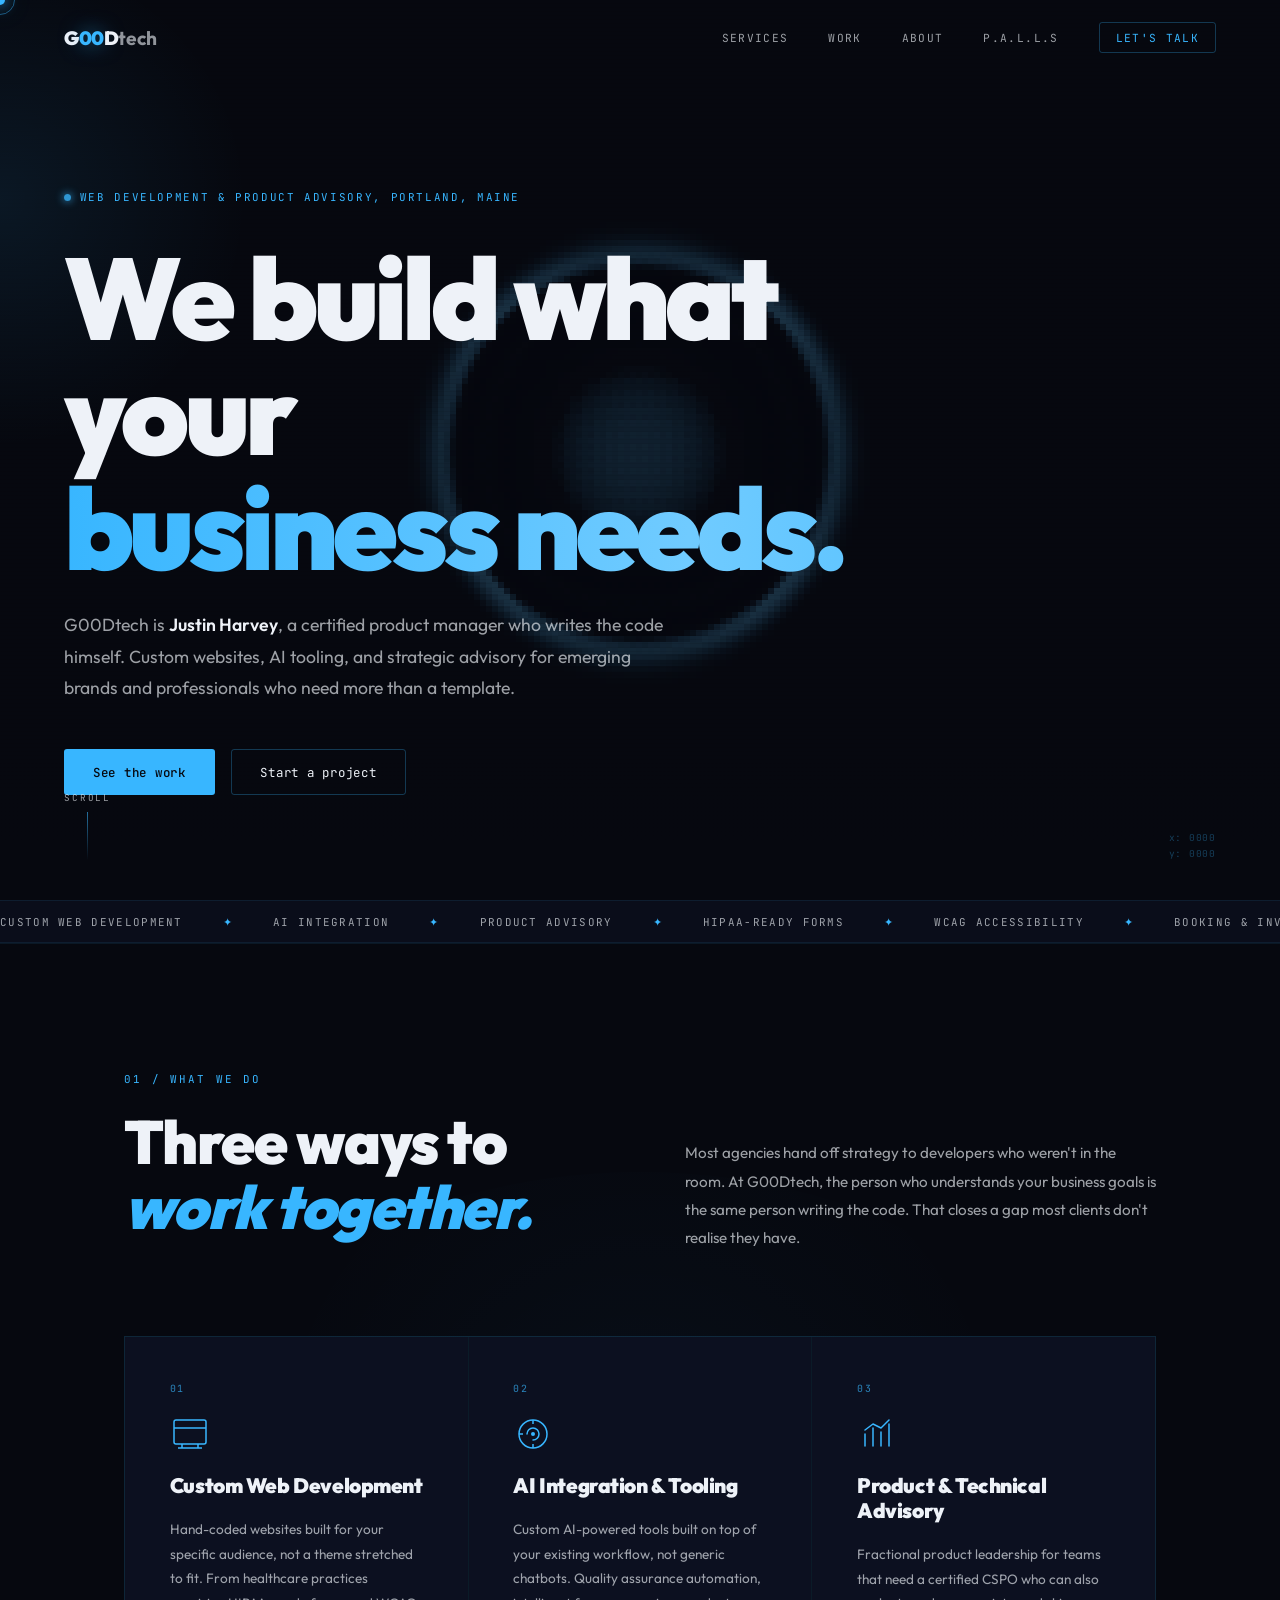
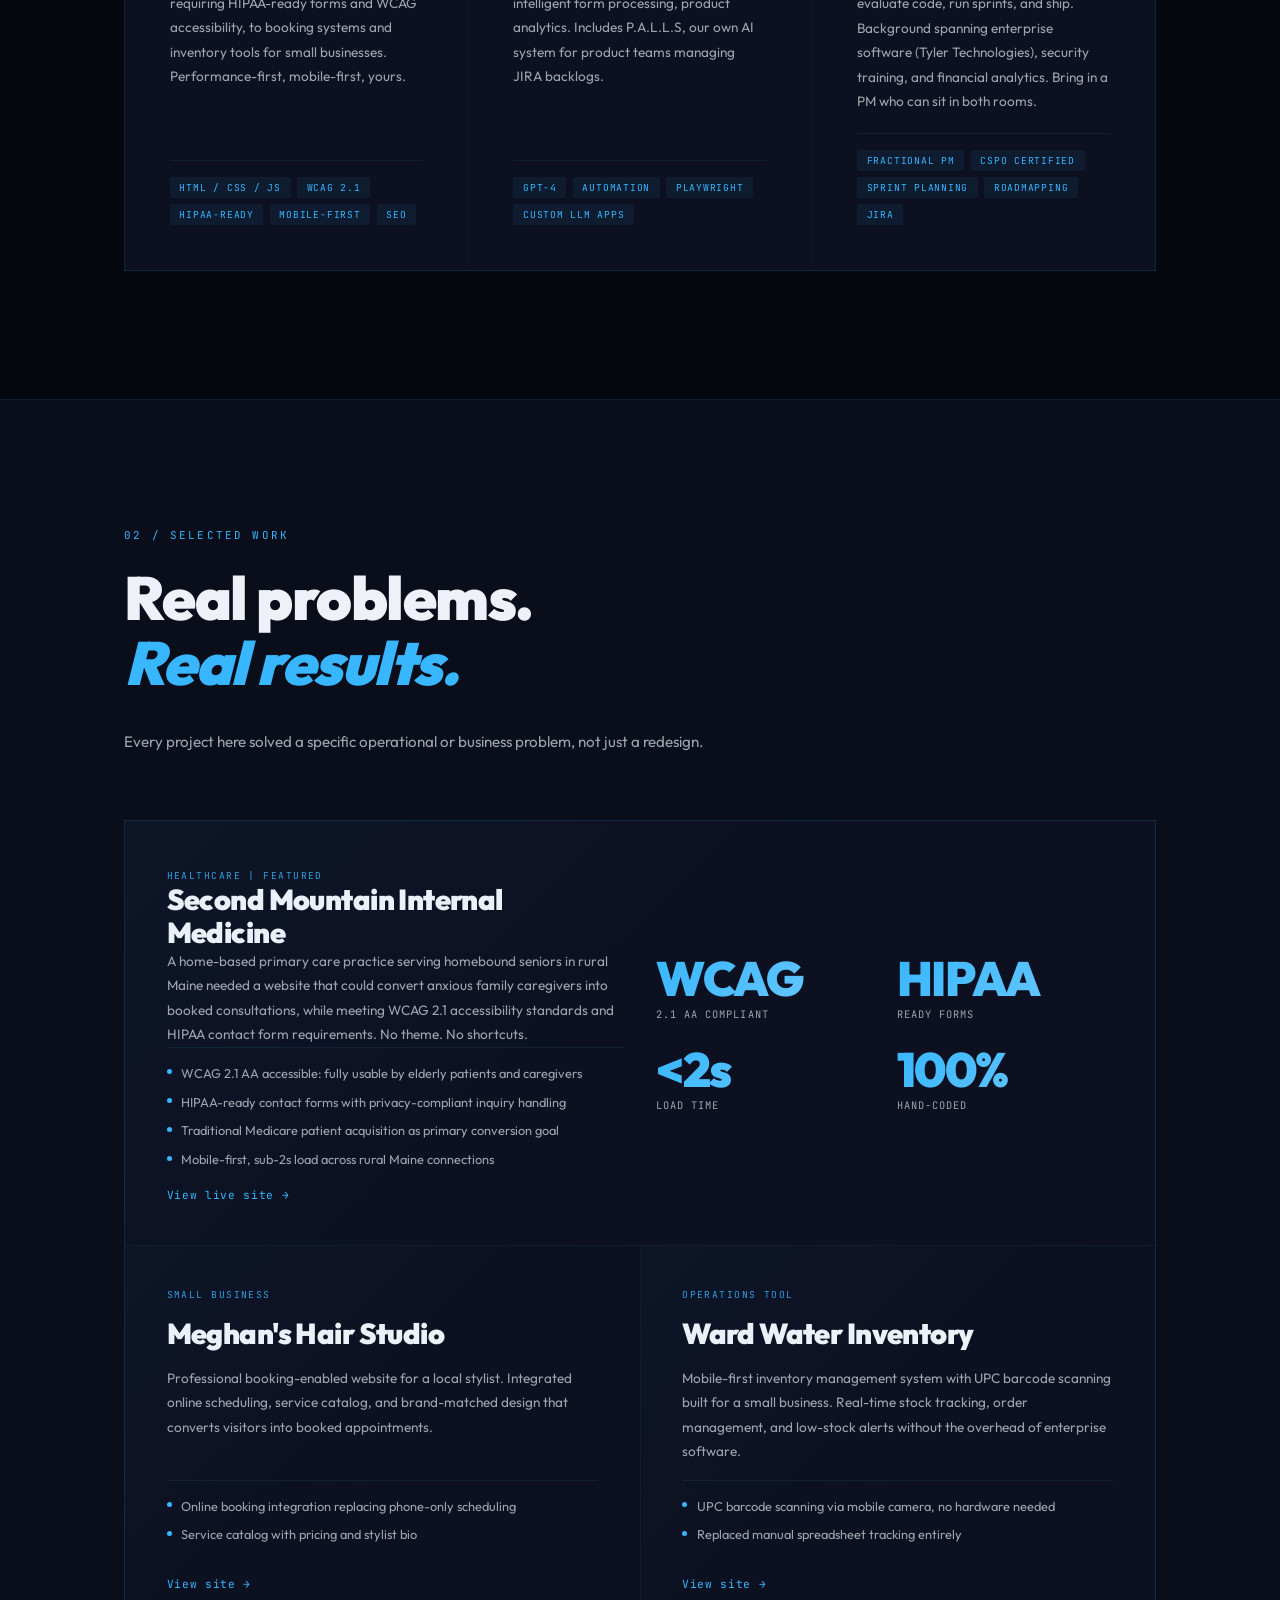
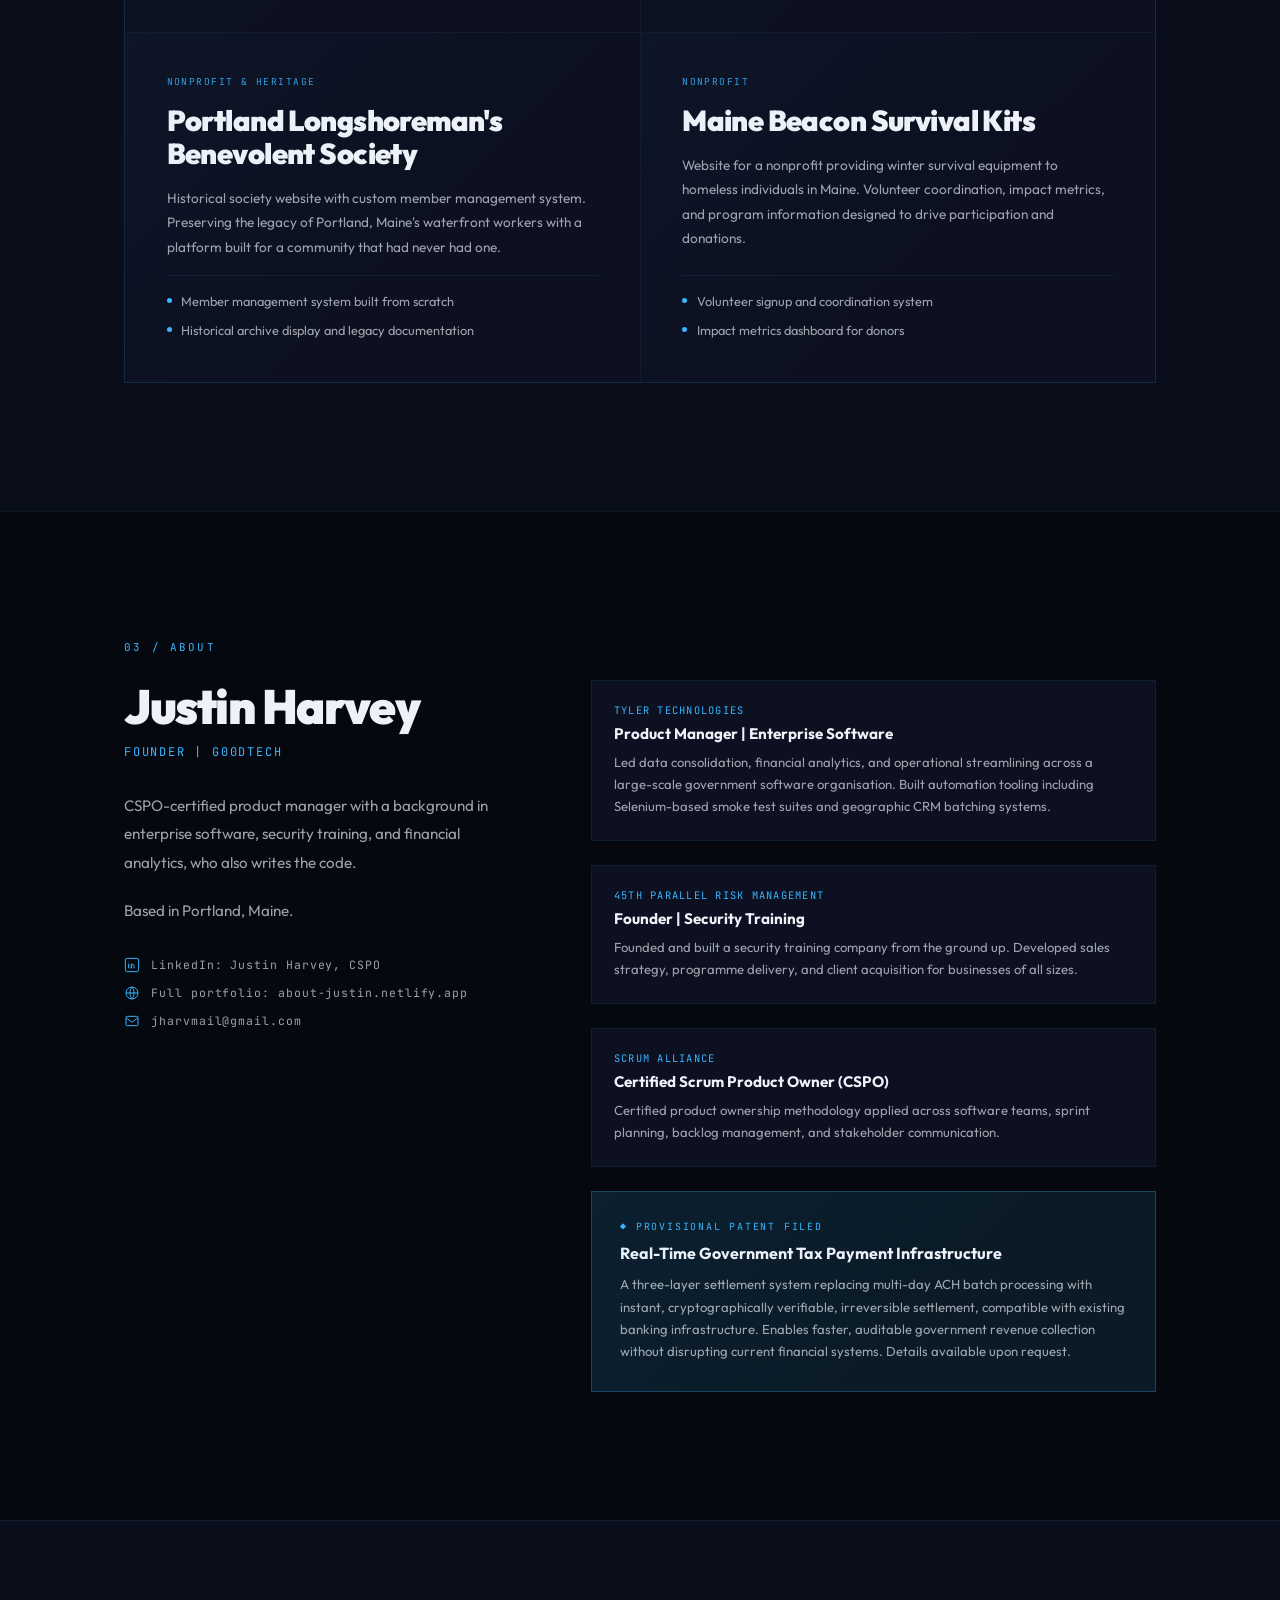
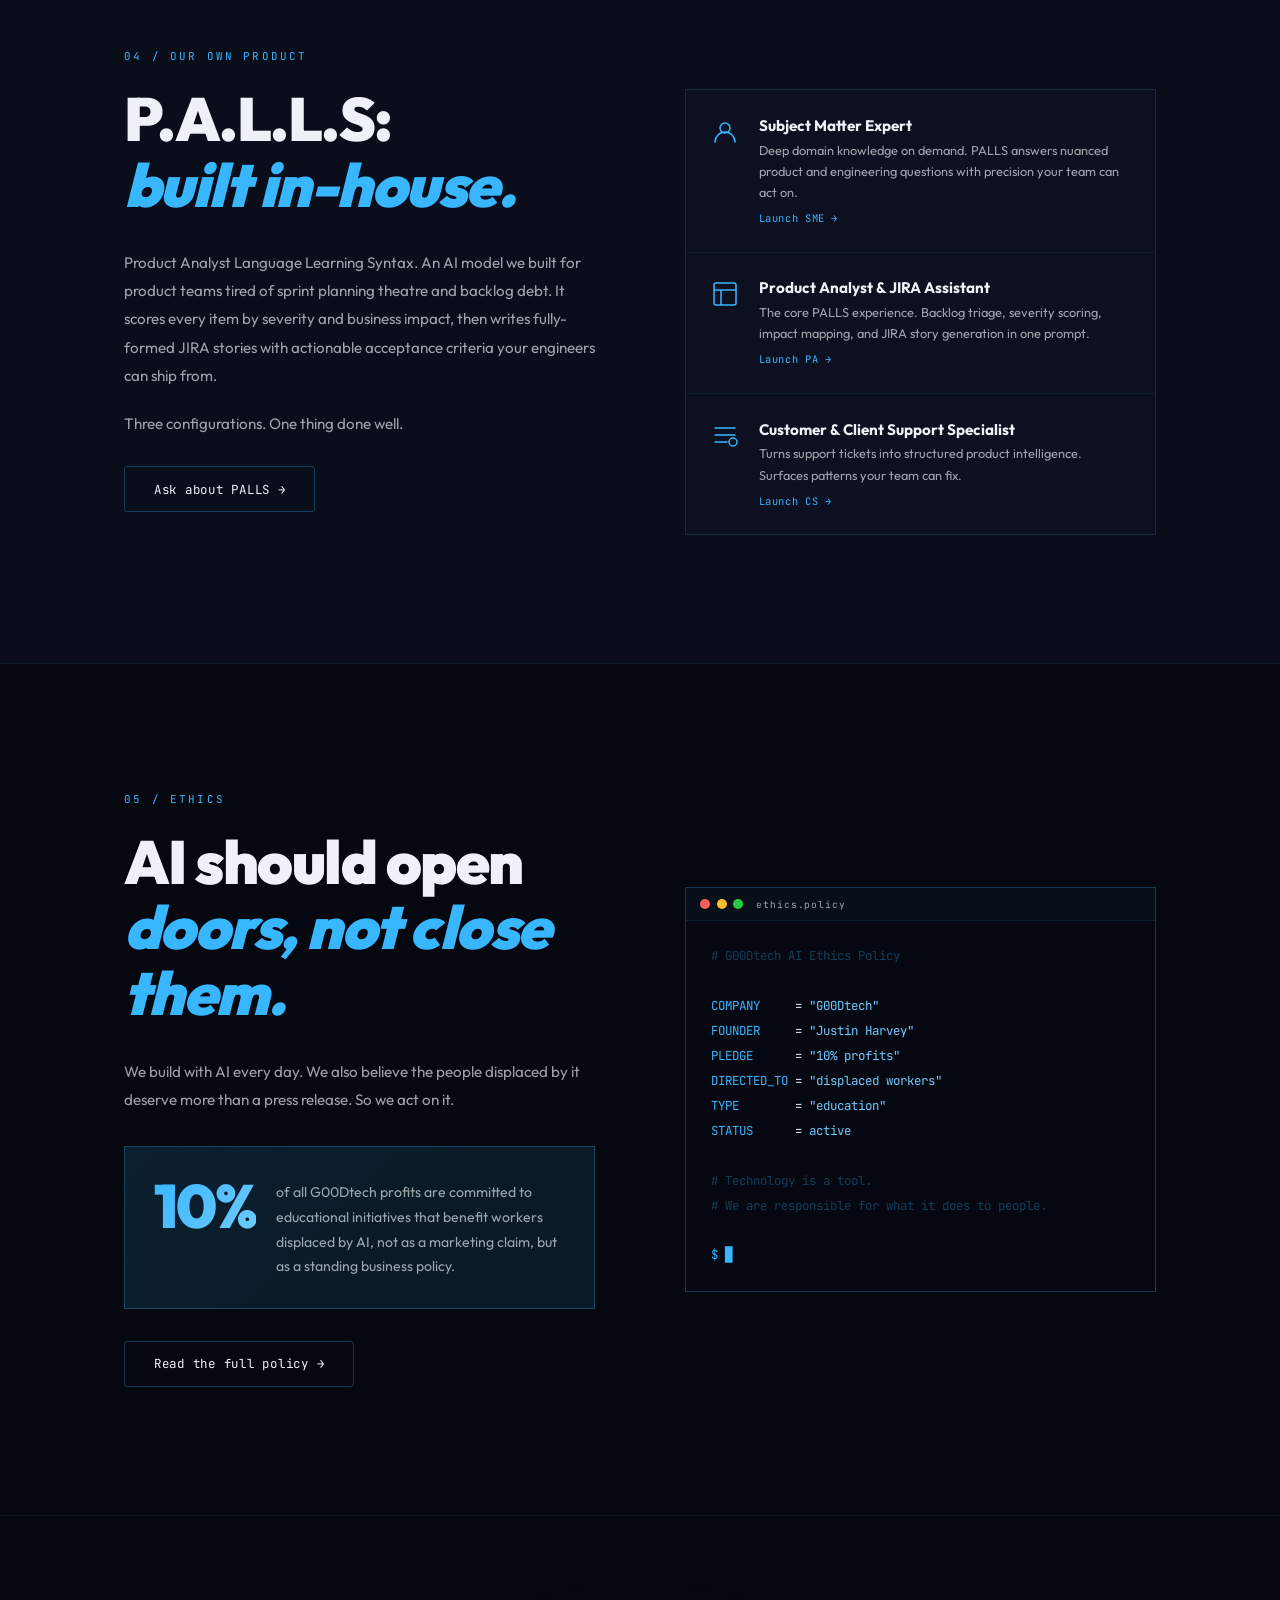
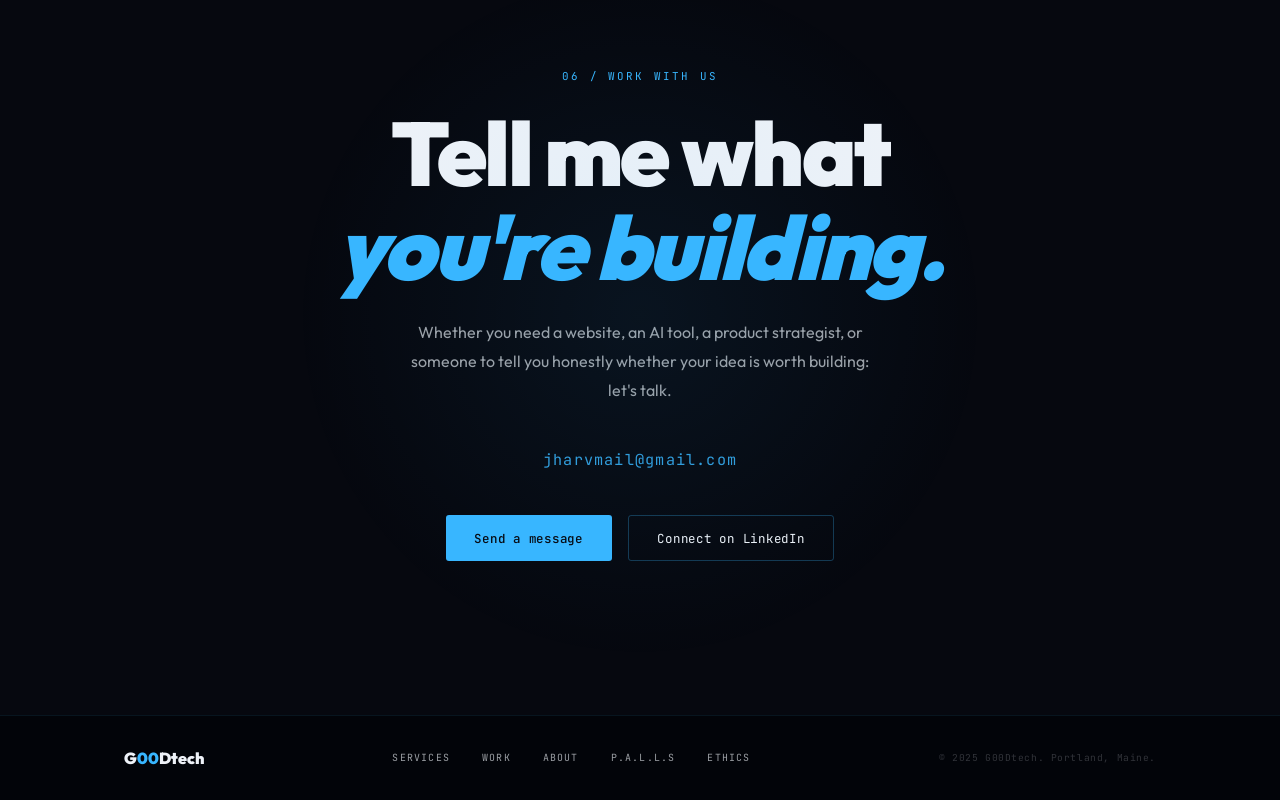
<file: index.html>
<!DOCTYPE html>
<html lang="en">
<head>
<meta charset="UTF-8">
<meta name="viewport" content="width=device-width,initial-scale=1.0,viewport-fit=cover">
<title>G00Dtech | Web Development &amp; Product Advisory | Portland, Maine</title>
<meta name="description" content="G00Dtech builds custom websites and digital tools for emerging brands and professionals. Web development, AI integration, and product advisory by Justin Harvey.">
<meta property="og:type" content="website">
<meta property="og:title" content="G00Dtech | Web Development & Product Advisory | Portland, Maine">
<meta property="og:description" content="G00Dtech builds custom websites and digital tools for emerging brands and professionals. Web development, AI integration, and product advisory by Justin Harvey.">
<meta property="og:url" content="https://g00dtech.netlify.app">
<meta property="og:image" content="https://g00dtech.netlify.app/og-image.png">
<meta name="twitter:card" content="summary_large_image">
<meta name="twitter:title" content="G00Dtech | Web Development & Product Advisory | Portland, Maine">
<meta name="twitter:description" content="G00Dtech builds custom websites and digital tools for emerging brands and professionals.">
<meta name="twitter:image" content="https://g00dtech.netlify.app/og-image.png">
<link rel="canonical" href="https://g00dtech.netlify.app">
<link rel="preconnect" href="https://fonts.googleapis.com">
<link rel="preconnect" href="https://fonts.gstatic.com" crossorigin>
<link href="https://fonts.googleapis.com/css2?family=Outfit:wght@300;400;600;700;900&family=JetBrains+Mono:wght@400;500&display=swap" rel="stylesheet">
<style>
:root {
  --bg:       #06080f;
  --bg-mid:   #0a0d1a;
  --bg-card:  #0c1020;
  --bg-card-h:#111628;
  --blue:     #38b6ff;
  --blue-hi:  #70cbff;
  --white:    #eef2f8;
  --muted:    rgba(238,242,248,0.65);
  --border:   rgba(56,182,255,0.09);
  --border-h: rgba(56,182,255,0.28);
  --glow:     rgba(56,182,255,0.10);
  --outfit:   "Outfit", sans-serif;
  --mono:     "JetBrains Mono", monospace;
  --spring:   cubic-bezier(0.16,1,0.3,1);
}
*,*::before,*::after { margin:0; padding:0; box-sizing:border-box; }
html { font-family:var(--outfit); background:var(--bg); color:var(--white); scroll-behavior:smooth; }
@media(pointer:fine) { html { cursor:none; } }
body { overflow-x:hidden; }
a { color:inherit; text-decoration:none; }
img { display:block; max-width:100%; }

#cur {
  position:fixed; width:10px; height:10px; border-radius:50%;
  background:var(--blue); pointer-events:none; z-index:9999;
  transform:translate(-50%,-50%);
  box-shadow:0 0 14px var(--blue),0 0 28px rgba(56,182,255,.35);
  transition:transform .08s ease,opacity .3s ease;
}
#cur-ring {
  position:fixed; width:30px; height:30px; border-radius:50%;
  border:1px solid rgba(56,182,255,.45); pointer-events:none; z-index:9998;
  transform:translate(-50%,-50%);
}
#cur.grow { transform:translate(-50%,-50%) scale(2.2); }
#cur-ring.hide { opacity:0; }

.container { max-width:1160px; margin:0 auto; padding:0 clamp(1.5rem,5vw,4rem); }

[data-reveal] { opacity:0; transform:translateY(26px); transition:opacity .85s var(--spring),transform .85s var(--spring); }
[data-reveal].on { opacity:1; transform:none; }
[data-reveal][data-d="1"] { transition-delay:.10s; }
[data-reveal][data-d="2"] { transition-delay:.22s; }
[data-reveal][data-d="3"] { transition-delay:.34s; }
[data-reveal][data-d="4"] { transition-delay:.46s; }
[data-reveal][data-d="5"] { transition-delay:.58s; }

.grad {
  background:linear-gradient(to right,var(--blue) 0%,var(--blue-hi) 40%,var(--blue) 80%);
  background-size:200%; background-clip:text; -webkit-background-clip:text; -webkit-text-fill-color:transparent;
  animation:grad-shift 3s linear infinite;
}
@keyframes grad-shift { 0%{background-position:0%} 100%{background-position:200%} }

.sec-label { font-family:var(--mono); font-size:.68rem; letter-spacing:.2em; text-transform:uppercase; color:var(--blue); margin-bottom:1.4rem; display:block; }
.sec-title { font-family:var(--outfit); font-size:clamp(2rem,5vw,3.8rem); font-weight:900; line-height:1.08; letter-spacing:-.025em; margin-bottom:2rem; }
.sec-title em { font-style:italic; color:var(--blue); }
.body-text { font-size:.95rem; line-height:1.85; color:var(--muted); margin-bottom:1.25rem; }

.btn { display:inline-flex; align-items:center; gap:.5rem; font-family:var(--mono); font-size:.78rem; letter-spacing:.06em; padding:.85rem 1.8rem; border-radius:3px; transition:all .25s var(--spring); }
.btn-primary { background:var(--blue); color:var(--bg); font-weight:500; }
.btn-primary:hover { background:#fff; box-shadow:0 0 28px rgba(56,182,255,.45); transform:translateY(-2px); }
.btn-ghost { background:transparent; color:var(--white); border:1px solid var(--border-h); }
.btn-ghost:hover { border-color:var(--blue); color:var(--blue); transform:translateY(-2px); }

/* NAV */
.nav {
  position:fixed; top:0; left:0; right:0; z-index:100;
  display:flex; align-items:center; justify-content:space-between;
  padding:1.4rem clamp(1.5rem,5vw,4rem);
  transition:background .4s ease,border-color .4s ease;
  border-bottom:1px solid transparent;
}
.nav.scrolled { background:rgba(6,8,15,.92); backdrop-filter:blur(20px); -webkit-backdrop-filter:blur(20px); border-color:var(--border); }
.nav-logo { font-family:var(--outfit); font-size:1.2rem; font-weight:900; letter-spacing:-.02em; }
.nz { color:var(--blue); text-shadow:0 0 20px rgba(56,182,255,.5); }
.ndim { opacity:.6; font-weight:700; }
.nav-links { display:flex; align-items:center; gap:2.5rem; }
.nav-link { font-family:var(--mono); font-size:.7rem; letter-spacing:.12em; text-transform:uppercase; color:var(--muted); transition:color .2s ease; }
.nav-link:hover { color:var(--white); }
.nav-cta { color:var(--blue); border:1px solid var(--border-h); padding:.45rem 1rem; border-radius:3px; transition:all .2s ease; }
.nav-cta:hover { background:var(--glow); border-color:var(--blue); }
.nav-burger { display:none; flex-direction:column; gap:5px; background:none; border:none; cursor:pointer; padding:8px; }
.nav-burger span { display:block; width:22px; height:1.5px; background:var(--white); transition:all .3s var(--spring); transform-origin:center; }
.nav-burger.open span:first-child { transform:translateY(6.5px) rotate(45deg); }
.nav-burger.open span:last-child  { transform:translateY(-6.5px) rotate(-45deg); }
.nav-drawer { position:fixed; inset:0; z-index:90; background:var(--bg); display:flex; flex-direction:column; align-items:center; justify-content:center; gap:2.5rem; opacity:0; pointer-events:none; transition:opacity .25s ease; }
.nav-drawer.open { opacity:1; pointer-events:all; }
.drawer-link { font-family:var(--outfit); font-size:clamp(2rem,7vw,3.2rem); font-weight:900; color:var(--muted); transition:color .2s ease; }
.drawer-link:hover { color:var(--blue); }

/* HERO */
.hero { position:relative; min-height:100svh; display:flex; align-items:center; overflow:hidden; background:var(--bg); }
#ripple-canvas { position:absolute; inset:0; width:100%; height:100%; display:block; z-index:1; }
.hero-scan { position:absolute; inset:0; pointer-events:none; z-index:2; background:repeating-linear-gradient(to bottom,transparent 0,transparent 3px,rgba(0,0,0,.07) 3px,rgba(0,0,0,.07) 4px); }
#spotlight { position:absolute; width:500px; height:500px; border-radius:50%; pointer-events:none; z-index:2; transform:translate(-50%,-50%); background:radial-gradient(circle,rgba(56,182,255,.09) 0%,transparent 70%); transition:left .15s ease,top .15s ease; }
.hero-fade { position:absolute; bottom:0; left:0; right:0; height:220px; pointer-events:none; z-index:4; background:linear-gradient(to top,var(--bg) 0%,transparent 100%); }

.hero-content { position:relative; z-index:5; padding:clamp(6rem,14vw,10rem) clamp(1.5rem,5vw,4rem) 5rem; max-width:960px; }
.hero-badge { display:inline-flex; align-items:center; gap:.55rem; font-family:var(--mono); font-size:.68rem; letter-spacing:.15em; text-transform:uppercase; color:var(--blue); margin-bottom:2.2rem; }
.badge-dot { width:7px; height:7px; border-radius:50%; background:rgba(56,182,255,.8); flex-shrink:0; box-shadow:0 0 8px var(--blue); animation:pdot 2.5s ease-in-out infinite; }
@keyframes pdot { 0%,100%{opacity:1;transform:scale(1)} 50%{opacity:.4;transform:scale(.65)} }
.hero-hl { font-family:var(--outfit); font-size:clamp(2.8rem,9vw,8rem); font-weight:900; line-height:1; letter-spacing:-.04em; margin-bottom:1.5rem; animation:float 7s ease-in-out 1.2s infinite; }
@keyframes float { 0%,100%{transform:translateY(0)} 50%{transform:translateY(-9px)} }
.hero-sub { font-size:clamp(.95rem,1.8vw,1.1rem); line-height:1.8; color:var(--muted); margin-bottom:2.8rem; max-width:600px; }
.hero-sub strong { color:var(--white); font-weight:600; }
.hero-actions { display:flex; gap:1rem; flex-wrap:wrap; }

.hero-coords { position:absolute; bottom:2.5rem; right:clamp(1.5rem,5vw,4rem); z-index:5; display:flex; flex-direction:column; align-items:flex-end; gap:.2rem; font-family:var(--mono); font-size:.6rem; letter-spacing:.08em; color:rgba(56,182,255,.3); }
.hero-scroll { position:absolute; bottom:2.5rem; left:clamp(1.5rem,5vw,4rem); z-index:5; display:flex; flex-direction:column; align-items:center; gap:.5rem; font-family:var(--mono); font-size:.58rem; letter-spacing:.2em; text-transform:uppercase; color:var(--muted); }
.scroll-line { width:1px; height:48px; background:linear-gradient(to bottom,rgba(56,182,255,.6),transparent); animation:scrl 2.2s ease-in-out infinite; }
@keyframes scrl { 0%{transform:scaleY(0);transform-origin:top} 50%{transform:scaleY(1);transform-origin:top} 51%{transform:scaleY(1);transform-origin:bottom} 100%{transform:scaleY(0);transform-origin:bottom} }

/* TICKER */
.ticker { overflow:hidden; border-top:1px solid var(--border); border-bottom:1px solid var(--border); background:var(--bg-mid); padding:.85rem 0; }
.ticker-track { display:flex; align-items:center; gap:2.5rem; white-space:nowrap; font-family:var(--mono); font-size:.68rem; letter-spacing:.12em; text-transform:uppercase; color:var(--muted); animation:tick 38s linear infinite; }
.tsep { color:var(--blue); flex-shrink:0; }
@keyframes tick { 0%{transform:translateX(0)} 100%{transform:translateX(-50%)} }

/* SERVICES */
.services { padding:clamp(5rem,10vw,9rem) 0; border-top:1px solid var(--border); position:relative; }
.services::before { content:""; position:absolute; top:50%; left:50%; transform:translate(-50%,-50%); width:900px; height:600px; border-radius:50%; pointer-events:none; background:radial-gradient(circle,rgba(56,182,255,.04) 0%,transparent 70%); }
.services-intro { display:grid; grid-template-columns:1fr 1fr; gap:clamp(3rem,7vw,7rem); align-items:end; margin-bottom:4rem; position:relative; z-index:1; }
.services-grid { display:grid; grid-template-columns:repeat(3,1fr); gap:1px; background:var(--border); border:1px solid var(--border); position:relative; z-index:1; }
.svc-card { background:var(--bg-card); padding:clamp(1.8rem,3.5vw,2.8rem); display:flex; flex-direction:column; gap:1.2rem; transition:background .3s ease; position:relative; overflow:hidden; }
.svc-card::after { content:""; position:absolute; top:0; left:0; right:0; height:2px; background:transparent; transition:background .3s ease; }
.svc-card:hover { background:var(--bg-card-h); }
.svc-card:hover::after { background:linear-gradient(to right,var(--blue),var(--blue-hi)); }
.svc-num { font-family:var(--mono); font-size:.62rem; letter-spacing:.15em; color:rgba(56,182,255,.7); }
.svc-icon { width:40px; height:40px; color:var(--blue); }
.svc-title { font-family:var(--outfit); font-size:1.3rem; font-weight:900; letter-spacing:-.02em; color:var(--white); line-height:1.2; }
.svc-desc { font-size:.85rem; line-height:1.8; color:var(--muted); flex:1; }
.svc-tags { display:flex; flex-wrap:wrap; gap:.4rem; padding-top:1rem; border-top:1px solid var(--border); }
.svc-tag { font-family:var(--mono); font-size:.6rem; letter-spacing:.08em; text-transform:uppercase; color:var(--blue); background:rgba(56,182,255,.07); padding:.25rem .6rem; border-radius:2px; }

/* WORK */
.work { padding:clamp(5rem,10vw,9rem) 0; border-top:1px solid var(--border); background:var(--bg-mid); }
.work-intro { margin-bottom:4rem; max-width:600px; }
.work-grid { display:grid; grid-template-columns:1fr 1fr; gap:1px; background:var(--border); border:1px solid var(--border); }
.work-card { background:var(--bg-card); padding:clamp(1.8rem,3.5vw,2.6rem); display:flex; flex-direction:column; gap:1rem; transition:background .3s ease; position:relative; overflow:hidden; }
.work-card.featured { grid-column:span 2; display:grid; grid-template-columns:1fr 1fr; gap:2rem; align-items:center; }
.work-card:hover { background:var(--bg-card-h); }
.work-card::before { content:""; position:absolute; inset:0; background:linear-gradient(135deg,rgba(56,182,255,.03) 0%,transparent 60%); pointer-events:none; }
.work-tag { font-family:var(--mono); font-size:.6rem; letter-spacing:.15em; text-transform:uppercase; color:rgba(56,182,255,.85); }
.work-title { font-family:var(--outfit); font-size:clamp(1.2rem,2.5vw,1.8rem); font-weight:900; letter-spacing:-.02em; color:var(--white); line-height:1.15; }
.work-desc { font-size:.85rem; line-height:1.8; color:var(--muted); flex:1; }
.work-results { display:flex; flex-direction:column; gap:.6rem; padding-top:1rem; border-top:1px solid var(--border); }
.work-result { display:flex; align-items:flex-start; gap:.6rem; font-size:.8rem; color:var(--muted); line-height:1.5; }
.work-result::before { content:""; display:block; width:5px; height:5px; border-radius:50%; background:var(--blue); flex-shrink:0; margin-top:.35rem; }
.work-link { display:inline-flex; align-items:center; gap:.45rem; font-family:var(--mono); font-size:.7rem; letter-spacing:.06em; color:var(--blue); transition:gap .2s var(--spring),color .2s ease; }
.work-link:hover { gap:.75rem; color:#fff; }
.work-stats { display:grid; grid-template-columns:1fr 1fr; gap:1.5rem; }
.stat-val { font-family:var(--outfit); font-size:clamp(1.8rem,4vw,3rem); font-weight:900; letter-spacing:-.03em; line-height:1; background:linear-gradient(135deg,var(--blue),var(--blue-hi)); background-clip:text; -webkit-background-clip:text; -webkit-text-fill-color:transparent; }
.stat-label { font-family:var(--mono); font-size:.65rem; letter-spacing:.1em; text-transform:uppercase; color:var(--muted); margin-top:.3rem; }

/* ABOUT */
.about { padding:clamp(5rem,10vw,9rem) 0; border-top:1px solid var(--border); }
.about-grid { display:grid; grid-template-columns:1fr 1.5fr; gap:clamp(3rem,7vw,7rem); align-items:start; }
.about-sticky { position:sticky; top:8rem; }
.about-name { font-family:var(--outfit); font-size:clamp(2rem,4vw,3rem); font-weight:900; letter-spacing:-.03em; margin-bottom:.5rem; }
.about-title { font-family:var(--mono); font-size:.75rem; letter-spacing:.15em; text-transform:uppercase; color:var(--blue); margin-bottom:2rem; }
.about-links { display:flex; flex-direction:column; gap:.75rem; margin-top:2rem; }
.about-link { display:flex; align-items:center; gap:.7rem; font-family:var(--mono); font-size:.72rem; letter-spacing:.08em; color:var(--muted); transition:color .2s ease; }
.about-link:hover { color:var(--blue); }
.about-link-icon { width:16px; height:16px; color:var(--blue); flex-shrink:0; }

.creds { display:flex; flex-direction:column; gap:1.5rem; margin-top:2.5rem; }
.cred { padding:1.4rem; border:1px solid var(--border); background:var(--bg-card); transition:border-color .25s ease; }
.cred:hover { border-color:var(--border-h); }
.cred-org { font-family:var(--mono); font-size:.65rem; letter-spacing:.12em; text-transform:uppercase; color:var(--blue); margin-bottom:.4rem; }
.cred-role { font-family:var(--outfit); font-size:.95rem; font-weight:700; color:var(--white); margin-bottom:.5rem; }
.cred-desc { font-size:.82rem; line-height:1.7; color:var(--muted); }

.patent-block { border:1px solid var(--border-h); padding:1.8rem; background:var(--glow); margin-top:1.5rem; position:relative; overflow:hidden; }
.patent-block::before { content:""; position:absolute; inset:0; background:linear-gradient(135deg,rgba(56,182,255,.04) 0%,transparent 60%); }
.patent-label { font-family:var(--mono); font-size:.62rem; letter-spacing:.18em; text-transform:uppercase; color:var(--blue); margin-bottom:.6rem; }
.patent-title { font-family:var(--outfit); font-size:1rem; font-weight:700; color:var(--white); margin-bottom:.6rem; line-height:1.3; }
.patent-desc { font-size:.82rem; line-height:1.7; color:var(--muted); position:relative; z-index:1; }

/* PALLS */
.palls { padding:clamp(5rem,10vw,9rem) 0; border-top:1px solid var(--border); background:var(--bg-mid); }
.palls-grid { display:grid; grid-template-columns:1fr 1fr; gap:clamp(3rem,7vw,7rem); align-items:start; }
.palls-sticky { position:sticky; top:8rem; }
.palls-configs { display:grid; grid-template-columns:1fr; gap:1px; background:var(--border); border:1px solid var(--border); margin-top:2.5rem; }
.cfg-card { background:var(--bg-card); padding:1.6rem; display:flex; align-items:flex-start; gap:1.2rem; transition:background .3s ease; position:relative; overflow:hidden; }
.cfg-card::after { content:""; position:absolute; top:0; left:0; bottom:0; width:2px; background:transparent; transition:background .3s ease; }
.cfg-card:hover { background:var(--bg-card-h); }
.cfg-card:hover::after { background:linear-gradient(to bottom,var(--blue),var(--blue-hi)); }
.cfg-icon-sm { width:28px; height:28px; color:var(--blue); flex-shrink:0; margin-top:.1rem; }
.cfg-name { font-family:var(--outfit); font-size:.95rem; font-weight:700; color:var(--white); margin-bottom:.3rem; }
.cfg-desc-sm { font-size:.8rem; line-height:1.65; color:var(--muted); }
.cfg-launch { font-family:var(--mono); font-size:.65rem; letter-spacing:.06em; color:var(--blue); margin-top:.5rem; display:inline-flex; align-items:center; gap:.3rem; transition:gap .2s var(--spring); }
.cfg-launch:hover { gap:.55rem; }

/* ETHICS */
.ethics { padding:clamp(5rem,10vw,9rem) 0; border-top:1px solid var(--border); }
.ethics-inner { display:grid; grid-template-columns:1fr 1fr; gap:clamp(3rem,7vw,7rem); align-items:center; }
.pledge { display:flex; align-items:flex-start; gap:1.25rem; border:1px solid var(--border-h); padding:1.8rem; background:var(--glow); margin:2rem 0; position:relative; overflow:hidden; }
.pledge::before { content:""; position:absolute; inset:0; background:linear-gradient(135deg,rgba(56,182,255,.04) 0%,transparent 60%); }
.pledge-pct { font-family:var(--outfit); font-size:clamp(2.5rem,5vw,3.8rem); font-weight:900; letter-spacing:-.03em; line-height:1; flex-shrink:0; background:linear-gradient(135deg,var(--blue),var(--blue-hi)); background-clip:text; -webkit-background-clip:text; -webkit-text-fill-color:transparent; }
.pledge-copy { font-size:.88rem; line-height:1.75; color:var(--muted); padding-top:.3rem; position:relative; z-index:1; }
.ethics-terminal { border:1px solid var(--border-h); background:#050810; overflow:hidden; }
.term-bar { display:flex; align-items:center; gap:.4rem; padding:.6rem .9rem; background:rgba(56,182,255,.04); border-bottom:1px solid var(--border); }
.tdot { width:10px; height:10px; border-radius:50%; }
.tdot-r{background:#ff5f56;} .tdot-y{background:#ffbd2e;} .tdot-g{background:#27c93f;}
.term-title { font-family:var(--mono); font-size:.6rem; letter-spacing:.1em; color:var(--muted); margin-left:.4rem; }
.term-body { padding:1.4rem 1.6rem; font-family:var(--mono); font-size:.78rem; line-height:2; }
.t-key{color:var(--blue);} .t-val{color:var(--blue-hi);} .t-cm{color:rgba(56,182,255,.3);} .t-pr{color:var(--blue);}
.blink { animation:blink 1.1s step-end infinite; color:var(--blue); }
@keyframes blink { 0%,100%{opacity:1} 50%{opacity:0} }

/* CONTACT */
.contact { padding:clamp(6rem,12vw,11rem) 0; border-top:1px solid var(--border); text-align:center; position:relative; overflow:hidden; }
.contact::before { content:""; position:absolute; top:50%; left:50%; transform:translate(-50%,-50%); width:700px; height:700px; border-radius:50%; background:radial-gradient(circle,rgba(56,182,255,.07) 0%,transparent 70%); pointer-events:none; }
.contact-hl { font-family:var(--outfit); font-size:clamp(2.5rem,7vw,6rem); font-weight:900; line-height:1.05; letter-spacing:-.03em; margin-bottom:1.5rem; }
.contact-hl em { font-style:italic; color:var(--blue); }
.contact-sub { font-size:clamp(.9rem,1.8vw,1rem); line-height:1.8; color:var(--muted); max-width:480px; margin:0 auto 2.8rem; }
.contact-email { display:block; font-family:var(--mono); font-size:clamp(.78rem,1.8vw,.95rem); letter-spacing:.08em; color:rgba(56,182,255,.85); margin-bottom:2.8rem; transition:color .2s ease; }
.contact-email:hover { color:var(--blue); }
.contact-actions { display:flex; justify-content:center; gap:1rem; flex-wrap:wrap; }

/* FOOTER */
.footer { padding:2rem 0; border-top:1px solid var(--border); background:#020409; }
.footer-inner { display:flex; align-items:center; justify-content:space-between; flex-wrap:wrap; gap:1rem; }
.footer-logo { font-family:var(--outfit); font-size:1rem; font-weight:900; }
.footer-links { display:flex; gap:2rem; }
.footer-links a { font-family:var(--mono); font-size:.62rem; letter-spacing:.12em; text-transform:uppercase; color:var(--muted); transition:color .2s ease; }
.footer-links a:hover { color:var(--blue); }
.footer-copy { font-family:var(--mono); font-size:.6rem; letter-spacing:.06em; color:rgba(238,242,248,.2); }

@media(max-width:960px){
  .nav-links{display:none;} .nav-burger{display:flex;}
  .services-intro{grid-template-columns:1fr;}
  .services-grid{grid-template-columns:1fr;}
  .work-grid{grid-template-columns:1fr;}
  .work-card.featured{grid-column:span 1; grid-template-columns:1fr;}
  .about-grid{grid-template-columns:1fr;} .about-sticky{position:static;}
  .palls-grid{grid-template-columns:1fr;} .palls-sticky{position:static;}
  .ethics-inner{grid-template-columns:1fr;}
  .footer-inner{flex-direction:column;text-align:center;} .footer-links{justify-content:center;}
}
@media(max-width:540px){
  .hero-actions,.contact-actions{flex-direction:column;align-items:center;}
  .work-stats{grid-template-columns:1fr 1fr;}
}
@media(prefers-reduced-motion:reduce){
  *,*::before,*::after{animation-duration:.01ms !important;transition-duration:.01ms !important;}
  [data-reveal]{opacity:1;transform:none;}
  .hero-hl{animation:none;}
}
.skip-link {
  position: absolute;
  top: -100%;
  left: 1rem;
  background: var(--blue);
  color: var(--bg);
  padding: .5rem 1rem;
  font-family: var(--mono, monospace);
  font-size: .8rem;
  font-weight: 600;
  z-index: 10000;
  border-radius: 0 0 4px 4px;
  transition: top .2s;
}
.skip-link:focus { top: 0; }
/* Focus indicators for keyboard navigation */
:focus-visible {
  outline: 2px solid var(--blue);
  outline-offset: 3px;
}
a:focus-visible, button:focus-visible {
  outline: 2px solid var(--blue);
  outline-offset: 3px;
  border-radius: 2px;
}
</style>
<script type="application/ld+json">
{
  "@context": "https://schema.org",
  "@type": "ProfessionalService",
  "name": "G00Dtech",
  "description": "Custom web development, AI integration, and product advisory for emerging brands and professionals.",
  "url": "https://g00dtech.netlify.app",
  "founder": {
    "@type": "Person",
    "name": "Justin Harvey",
    "jobTitle": "Web Developer & Product Advisor",
    "address": {
      "@type": "PostalAddress",
      "addressLocality": "Portland",
      "addressRegion": "ME",
      "addressCountry": "US"
    }
  },
  "areaServed": "United States",
  "serviceType": ["Web Development", "AI Integration", "Product Advisory"]
}
</script>
</head>
<body>
<a href="#main-content" class="skip-link">Skip to main content</a>
<div id="cur"></div>
<div id="cur-ring"></div>

<!-- NAV -->
<header class="nav" id="nav">
  <a href="/" class="nav-logo">G<span class="nz">00</span>D<span class="ndim">tech</span></a>
  <nav class="nav-links">
    <a href="#services" class="nav-link">Services</a>
    <a href="#work"     class="nav-link">Work</a>
    <a href="#about"    class="nav-link">About</a>
    <a href="#palls"    class="nav-link">P.A.L.L.S</a>
    <a href="#contact"  class="nav-link nav-cta">Let&#39;s talk</a>
  </nav>
  <button class="nav-burger" id="nav-burger" aria-label="Open menu" aria-expanded="false">
    <span></span><span></span>
  </button>
</header>
<div class="nav-drawer" id="nav-drawer" aria-hidden="true" role="navigation" aria-label="Mobile navigation">
  <a href="#services" class="drawer-link">Services</a>
  <a href="#work"     class="drawer-link">Work</a>
  <a href="#about"    class="drawer-link">About</a>
  <a href="#palls"    class="drawer-link">P.A.L.L.S</a>
  <a href="#contact"  class="drawer-link">Contact</a>
</div>

<!-- HERO -->
<section class="hero" id="hero">
  <canvas id="ripple-canvas" aria-hidden="true"></canvas>
  <div class="hero-scan"></div>
  <div id="spotlight"></div>
  <div class="hero-fade"></div>
  <div class="hero-content" id="main-content">
    <div class="hero-badge" data-reveal>
      <span class="badge-dot"></span>
      Web Development &amp; Product Advisory, Portland, Maine
    </div>
    <h1 class="hero-hl" data-reveal data-d="1">
      We build what your<br><span class="grad">business needs.</span>
    </h1>
    <p class="hero-sub" data-reveal data-d="2">
      G00Dtech is <strong>Justin Harvey</strong>, a certified product manager who writes the code himself.
      Custom websites, AI tooling, and strategic advisory for emerging brands and professionals
      who need more than a template.
    </p>
    <div class="hero-actions" data-reveal data-d="3">
      <a href="#work"    class="btn btn-primary">See the work</a>
      <a href="#contact" class="btn btn-ghost">Start a project</a>
    </div>
  </div>
  <div class="hero-coords" aria-hidden="true">
    <span id="cx">x: 0000</span>
    <span id="cy">y: 0000</span>
  </div>
  <div class="hero-scroll">
    <span>scroll</span>
    <div class="scroll-line"></div>
  </div>
</section>

<!-- TICKER -->
<div class="ticker">
  <div class="ticker-track" id="ticker-track">
    <span>Custom Web Development</span><span class="tsep">&#10022;</span>
    <span>AI Integration</span><span class="tsep">&#10022;</span>
    <span>Product Advisory</span><span class="tsep">&#10022;</span>
    <span>HIPAA-Ready Forms</span><span class="tsep">&#10022;</span>
    <span>WCAG Accessibility</span><span class="tsep">&#10022;</span>
    <span>Booking &amp; Inventory Systems</span><span class="tsep">&#10022;</span>
    <span>Fractional PM</span><span class="tsep">&#10022;</span>
    <span>Emerging Brands</span><span class="tsep">&#10022;</span>
    <span>Healthcare Practices</span><span class="tsep">&#10022;</span>
    <span>Browser Extensions</span><span class="tsep">&#10022;</span>
    <span>Custom Web Development</span><span class="tsep">&#10022;</span>
    <span>AI Integration</span><span class="tsep">&#10022;</span>
    <span>Product Advisory</span><span class="tsep">&#10022;</span>
    <span>HIPAA-Ready Forms</span><span class="tsep">&#10022;</span>
    <span>WCAG Accessibility</span><span class="tsep">&#10022;</span>
    <span>Booking &amp; Inventory Systems</span><span class="tsep">&#10022;</span>
    <span>Fractional PM</span><span class="tsep">&#10022;</span>
    <span>Emerging Brands</span><span class="tsep">&#10022;</span>
    <span>Healthcare Practices</span><span class="tsep">&#10022;</span>
    <span>Browser Extensions</span><span class="tsep">&#10022;</span>
  </div>
</div>

<!-- SERVICES -->
<section class="services" id="services">
  <div class="container">
    <div class="services-intro">
      <div>
        <span class="sec-label" data-reveal>01 / What we do</span>
        <h2 class="sec-title" data-reveal data-d="1">
          Three ways to<br><em>work together.</em>
        </h2>
      </div>
      <p class="body-text" data-reveal data-d="2">
        Most agencies hand off strategy to developers who weren&#39;t in the room. At G00Dtech, the person
        who understands your business goals is the same person writing the code. That closes a gap most
        clients don&#39;t realise they have.
      </p>
    </div>
    <div class="services-grid">

      <div class="svc-card" data-reveal data-d="1">
        <span class="svc-num">01</span>
        <svg class="svc-icon" viewBox="0 0 40 40" fill="none">
          <rect x="4" y="6" width="32" height="24" rx="2" stroke="currentColor" stroke-width="1.5"/>
          <line x1="4" y1="14" x2="36" y2="14" stroke="currentColor" stroke-width="1.5"/>
          <line x1="12" y1="30" x2="12" y2="34" stroke="currentColor" stroke-width="1.5"/>
          <line x1="28" y1="30" x2="28" y2="34" stroke="currentColor" stroke-width="1.5"/>
          <line x1="8" y1="34" x2="32" y2="34" stroke="currentColor" stroke-width="1.5"/>
        </svg>
        <h3 class="svc-title">Custom Web Development</h3>
        <p class="svc-desc">
          Hand-coded websites built for your specific audience, not a theme stretched to fit.
          From healthcare practices requiring HIPAA-ready forms and WCAG accessibility, to booking
          systems and inventory tools for small businesses. Performance-first, mobile-first, yours.
        </p>
        <div class="svc-tags">
          <span class="svc-tag">HTML / CSS / JS</span>
          <span class="svc-tag">WCAG 2.1</span>
          <span class="svc-tag">HIPAA-Ready</span>
          <span class="svc-tag">Mobile-First</span>
          <span class="svc-tag">SEO</span>
        </div>
      </div>

      <div class="svc-card" data-reveal data-d="2">
        <span class="svc-num">02</span>
        <svg class="svc-icon" viewBox="0 0 40 40" fill="none">
          <circle cx="20" cy="20" r="14" stroke="currentColor" stroke-width="1.5"/>
          <path d="M14 20c0-3.314 2.686-6 6-6s6 2.686 6 6-2.686 6-6 6" stroke="currentColor" stroke-width="1.5" stroke-linecap="round"/>
          <circle cx="20" cy="20" r="2" fill="currentColor"/>
          <line x1="20" y1="6" x2="20" y2="10" stroke="currentColor" stroke-width="1.5"/>
          <line x1="20" y1="30" x2="20" y2="34" stroke="currentColor" stroke-width="1.5"/>
          <line x1="6" y1="20" x2="10" y2="20" stroke="currentColor" stroke-width="1.5"/>
        </svg>
        <h3 class="svc-title">AI Integration &amp; Tooling</h3>
        <p class="svc-desc">
          Custom AI-powered tools built on top of your existing workflow, not generic chatbots.
          Quality assurance automation, intelligent form processing, product analytics.
          Includes P.A.L.L.S, our own AI system for product teams managing JIRA backlogs.
        </p>
        <div class="svc-tags">
          <span class="svc-tag">GPT-4</span>
          <span class="svc-tag">Automation</span>
          <span class="svc-tag">Playwright</span>
          <span class="svc-tag">Custom LLM Apps</span>
        </div>
      </div>

      <div class="svc-card" data-reveal data-d="3">
        <span class="svc-num">03</span>
        <svg class="svc-icon" viewBox="0 0 40 40" fill="none">
          <path d="M8 32V20M16 32V14M24 32V18M32 32V10" stroke="currentColor" stroke-width="1.5" stroke-linecap="round"/>
          <path d="M8 16l8-6 8 4 8-8" stroke="currentColor" stroke-width="1.5" stroke-linecap="round" stroke-linejoin="round"/>
        </svg>
        <h3 class="svc-title">Product &amp; Technical Advisory</h3>
        <p class="svc-desc">
          Fractional product leadership for teams that need a certified CSPO who can also evaluate
          code, run sprints, and ship. Background spanning enterprise software (Tyler Technologies),
          security training, and financial analytics. Bring in a PM who can sit in both rooms.
        </p>
        <div class="svc-tags">
          <span class="svc-tag">Fractional PM</span>
          <span class="svc-tag">CSPO Certified</span>
          <span class="svc-tag">Sprint Planning</span>
          <span class="svc-tag">Roadmapping</span>
          <span class="svc-tag">Jira</span>
        </div>
      </div>

    </div>
  </div>
</section>

<!-- WORK -->
<section class="work" id="work">
  <div class="container">
    <div class="work-intro">
      <span class="sec-label" data-reveal>02 / Selected Work</span>
      <h2 class="sec-title" data-reveal data-d="1">
        Real problems.<br><em>Real results.</em>
      </h2>
      <p class="body-text" data-reveal data-d="2">
        Every project here solved a specific operational or business problem, not just a redesign.
      </p>
    </div>

    <div class="work-grid">

      <!-- Featured: Second Mountain -->
      <article class="work-card featured" data-reveal>
        <div>
          <span class="work-tag">Healthcare | Featured</span>
          <h3 class="work-title">Second Mountain Internal Medicine</h3>
          <p class="work-desc">
            A home-based primary care practice serving homebound seniors in rural Maine needed a website
            that could convert anxious family caregivers into booked consultations, while meeting
            WCAG 2.1 accessibility standards and HIPAA contact form requirements. No theme. No shortcuts.
          </p>
          <div class="work-results">
            <p class="work-result">WCAG 2.1 AA accessible: fully usable by elderly patients and caregivers</p>
            <p class="work-result">HIPAA-ready contact forms with privacy-compliant inquiry handling</p>
            <p class="work-result">Traditional Medicare patient acquisition as primary conversion goal</p>
            <p class="work-result">Mobile-first, sub-2s load across rural Maine connections</p>
          </div>
          <a href="https://secondmountaininternalmedicine.com" class="work-link" target="_blank" rel="noopener" style="margin-top:1.2rem">
            View live site &#8594;
          </a>
        </div>
        <div class="work-stats">
          <div>
            <div class="stat-val">WCAG</div>
            <div class="stat-label">2.1 AA Compliant</div>
          </div>
          <div>
            <div class="stat-val">HIPAA</div>
            <div class="stat-label">Ready Forms</div>
          </div>
          <div>
            <div class="stat-val">&lt;2s</div>
            <div class="stat-label">Load Time</div>
          </div>
          <div>
            <div class="stat-val">100%</div>
            <div class="stat-label">Hand-Coded</div>
          </div>
        </div>
      </article>

      <!-- Meghan's Hair Studio -->
      <article class="work-card" data-reveal data-d="1">
        <span class="work-tag">Small Business</span>
        <h3 class="work-title">Meghan&#39;s Hair Studio</h3>
        <p class="work-desc">
          Professional booking-enabled website for a local stylist. Integrated online scheduling,
          service catalog, and brand-matched design that converts visitors into booked appointments.
        </p>
        <div class="work-results">
          <p class="work-result">Online booking integration replacing phone-only scheduling</p>
          <p class="work-result">Service catalog with pricing and stylist bio</p>
        </div>
        <a href="https://meghan-harrington-hair.netlify.app/" class="work-link" target="_blank" rel="noopener" style="margin-top:1rem">
          View site &#8594;
        </a>
      </article>

      <!-- Ward Water -->
      <article class="work-card" data-reveal data-d="2">
        <span class="work-tag">Operations Tool</span>
        <h3 class="work-title">Ward Water Inventory</h3>
        <p class="work-desc">
          Mobile-first inventory management system with UPC barcode scanning built for a small
          business. Real-time stock tracking, order management, and low-stock alerts without
          the overhead of enterprise software.
        </p>
        <div class="work-results">
          <p class="work-result">UPC barcode scanning via mobile camera, no hardware needed</p>
          <p class="work-result">Replaced manual spreadsheet tracking entirely</p>
        </div>
        <a href="https://ward-water.netlify.app/" class="work-link" target="_blank" rel="noopener" style="margin-top:1rem">
          View site &#8594;
        </a>
      </article>

      <!-- Portland Longshoreman -->
      <article class="work-card" data-reveal data-d="1">
        <span class="work-tag">Nonprofit &amp; Heritage</span>
        <h3 class="work-title">Portland Longshoreman&#39;s Benevolent Society</h3>
        <p class="work-desc">
          Historical society website with custom member management system. Preserving the legacy
          of Portland, Maine&#39;s waterfront workers with a platform built for a community that
          had never had one.
        </p>
        <div class="work-results">
          <p class="work-result">Member management system built from scratch</p>
          <p class="work-result">Historical archive display and legacy documentation</p>
        </div>
      </article>

      <!-- Maine Beacon -->
      <article class="work-card" data-reveal data-d="2">
        <span class="work-tag">Nonprofit</span>
        <h3 class="work-title">Maine Beacon Survival Kits</h3>
        <p class="work-desc">
          Website for a nonprofit providing winter survival equipment to homeless individuals
          in Maine. Volunteer coordination, impact metrics, and program information designed
          to drive participation and donations.
        </p>
        <div class="work-results">
          <p class="work-result">Volunteer signup and coordination system</p>
          <p class="work-result">Impact metrics dashboard for donors</p>
        </div>
      </article>

    </div>
  </div>
</section>

<!-- ABOUT -->
<section class="about" id="about">
  <div class="container">
    <div class="about-grid">
      <div class="about-sticky">
        <span class="sec-label" data-reveal>03 / About</span>
        <h2 class="about-name" data-reveal data-d="1">Justin Harvey</h2>
        <p class="about-title" data-reveal data-d="1">Founder | G00Dtech</p>
        <p class="body-text" data-reveal data-d="2">
          CSPO-certified product manager with a background in enterprise software, security training,
          and financial analytics, who also writes the code.
        </p>
        <p class="body-text" data-reveal data-d="2">
          Based in Portland, Maine.
        </p>
        <div class="about-links" data-reveal data-d="3">
          <a href="https://www.linkedin.com/in/justin-harvey-cspo/" class="about-link" target="_blank" rel="noopener">
            <svg class="about-link-icon" viewBox="0 0 24 24" fill="none"><rect x="2" y="2" width="20" height="20" rx="3" stroke="currentColor" stroke-width="1.5"/><line x1="7" y1="10" x2="7" y2="17" stroke="currentColor" stroke-width="1.5"/><line x1="7" y1="7" x2="7" y2="7.5" stroke="currentColor" stroke-width="2"/><path d="M11 17v-4c0-1.105.895-2 2-2s2 .895 2 2v4" stroke="currentColor" stroke-width="1.5"/><line x1="11" y1="10" x2="11" y2="17" stroke="currentColor" stroke-width="1.5"/></svg>
            LinkedIn: Justin Harvey, CSPO
          </a>
          <a href="https://about-justin.netlify.app/" class="about-link" target="_blank" rel="noopener">
            <svg class="about-link-icon" viewBox="0 0 24 24" fill="none"><circle cx="12" cy="12" r="9" stroke="currentColor" stroke-width="1.5"/><path d="M12 3c-2 2.5-3 5.5-3 9s1 6.5 3 9M12 3c2 2.5 3 5.5 3 9s-1 6.5-3 9M3 12h18" stroke="currentColor" stroke-width="1.5"/></svg>
            Full portfolio: about-justin.netlify.app
          </a>
          <a href="mailto:jharvmail@gmail.com" class="about-link">
            <svg class="about-link-icon" viewBox="0 0 24 24" fill="none"><rect x="3" y="5" width="18" height="14" rx="2" stroke="currentColor" stroke-width="1.5"/><path d="M3 7l9 7 9-7" stroke="currentColor" stroke-width="1.5"/></svg>
            jharvmail@gmail.com
          </a>
        </div>
      </div>

      <div>
        <div class="creds" data-reveal>
          <div class="cred">
            <p class="cred-org">Tyler Technologies</p>
            <p class="cred-role">Product Manager | Enterprise Software</p>
            <p class="cred-desc">Led data consolidation, financial analytics, and operational streamlining across a large-scale government software organisation. Built automation tooling including Selenium-based smoke test suites and geographic CRM batching systems.</p>
          </div>
          <div class="cred">
            <p class="cred-org">45th Parallel Risk Management</p>
            <p class="cred-role">Founder | Security Training</p>
            <p class="cred-desc">Founded and built a security training company from the ground up. Developed sales strategy, programme delivery, and client acquisition for businesses of all sizes.</p>
          </div>
          <div class="cred">
            <p class="cred-org">Scrum Alliance</p>
            <p class="cred-role">Certified Scrum Product Owner (CSPO)</p>
            <p class="cred-desc">Certified product ownership methodology applied across software teams, sprint planning, backlog management, and stakeholder communication.</p>
          </div>
        </div>

        <div class="patent-block" data-reveal data-d="1">
          <p class="patent-label">&#9670; Provisional Patent Filed</p>
          <p class="patent-title">Real-Time Government Tax Payment Infrastructure</p>
          <p class="patent-desc">
            A three-layer settlement system replacing multi-day ACH batch processing with instant,
            cryptographically verifiable, irreversible settlement, compatible with existing banking
            infrastructure. Enables faster, auditable government revenue collection without disrupting
            current financial systems. Details available upon request.
          </p>
        </div>
      </div>
    </div>
  </div>
</section>

<!-- PALLS -->
<section class="palls" id="palls">
  <div class="container">
    <div class="palls-grid">
      <div class="palls-sticky">
        <span class="sec-label" data-reveal>04 / Our Own Product</span>
        <h2 class="sec-title" data-reveal data-d="1">
          P.A.L.L.S:<br><em>built in-house.</em>
        </h2>
        <p class="body-text" data-reveal data-d="2">
          Product Analyst Language Learning Syntax. An AI model we built for product teams
          tired of sprint planning theatre and backlog debt. It scores every item by severity
          and business impact, then writes fully-formed JIRA stories with actionable acceptance
          criteria your engineers can ship from.
        </p>
        <p class="body-text" data-reveal data-d="2">
          Three configurations. One thing done well.
        </p>
        <a href="#contact" class="btn btn-ghost" data-reveal data-d="3" style="margin-top:.5rem">
          Ask about PALLS &#8594;
        </a>
      </div>

      <div>
        <div class="palls-configs" data-reveal data-d="1">
          <a href="https://g00dtech.netlify.app/sme" class="cfg-card" target="_blank" rel="noopener">
            <svg class="cfg-icon-sm" viewBox="0 0 28 28" fill="none"><circle cx="14" cy="10" r="5" stroke="currentColor" stroke-width="1.5"/><path d="M4 24c0-5.523 4.477-10 10-10s10 4.477 10 10" stroke="currentColor" stroke-width="1.5" stroke-linecap="round"/></svg>
            <div>
              <p class="cfg-name">Subject Matter Expert</p>
              <p class="cfg-desc-sm">Deep domain knowledge on demand. PALLS answers nuanced product and engineering questions with precision your team can act on.</p>
              <span class="cfg-launch">Launch SME &#8594;</span>
            </div>
          </a>
          <a href="https://g00dtech.netlify.app/pa" class="cfg-card" target="_blank" rel="noopener">
            <svg class="cfg-icon-sm" viewBox="0 0 28 28" fill="none"><rect x="3" y="3" width="22" height="22" rx="2" stroke="currentColor" stroke-width="1.5"/><line x1="3" y1="10" x2="25" y2="10" stroke="currentColor" stroke-width="1.5"/><line x1="10" y1="10" x2="10" y2="25" stroke="currentColor" stroke-width="1.5"/></svg>
            <div>
              <p class="cfg-name">Product Analyst &amp; JIRA Assistant</p>
              <p class="cfg-desc-sm">The core PALLS experience. Backlog triage, severity scoring, impact mapping, and JIRA story generation in one prompt.</p>
              <span class="cfg-launch">Launch PA &#8594;</span>
            </div>
          </a>
          <a href="https://g00dtech.netlify.app/cs" class="cfg-card" target="_blank" rel="noopener">
            <svg class="cfg-icon-sm" viewBox="0 0 28 28" fill="none"><path d="M4 7h20M4 14h20M4 21h12" stroke="currentColor" stroke-width="1.5" stroke-linecap="round"/><circle cx="22" cy="21" r="4" stroke="currentColor" stroke-width="1.5"/></svg>
            <div>
              <p class="cfg-name">Customer &amp; Client Support Specialist</p>
              <p class="cfg-desc-sm">Turns support tickets into structured product intelligence. Surfaces patterns your team can fix.</p>
              <span class="cfg-launch">Launch CS &#8594;</span>
            </div>
          </a>
        </div>
      </div>
    </div>
  </div>
</section>

<!-- ETHICS -->
<section class="ethics" id="ethics">
  <div class="container">
    <div class="ethics-inner">
      <div>
        <span class="sec-label" data-reveal>05 / Ethics</span>
        <h2 class="sec-title" data-reveal data-d="1">
          AI should open<br><em>doors, not close them.</em>
        </h2>
        <p class="body-text" data-reveal data-d="2">
          We build with AI every day. We also believe the people displaced by it deserve
          more than a press release. So we act on it.
        </p>
        <div class="pledge" data-reveal data-d="3">
          <span class="pledge-pct">10%</span>
          <p class="pledge-copy">of all G00Dtech profits are committed to educational initiatives that benefit workers displaced by AI, not as a marketing claim, but as a standing business policy.</p>
        </div>
        <a href="ethics.html" class="btn btn-ghost" target="_blank" rel="noopener" data-reveal data-d="4">
          Read the full policy &#8594;
        </a>
      </div>
      <div data-reveal data-d="2">
        <div class="ethics-terminal">
          <div class="term-bar">
            <span class="tdot tdot-r"></span><span class="tdot tdot-y"></span><span class="tdot tdot-g"></span>
            <span class="term-title">ethics.policy</span>
          </div>
          <div class="term-body">
            <p><span class="t-cm"># G00Dtech AI Ethics Policy</span></p>
            <p>&nbsp;</p>
            <p><span class="t-key">COMPANY</span>&nbsp;&nbsp;&nbsp;&nbsp; = <span class="t-val">"G00Dtech"</span></p>
            <p><span class="t-key">FOUNDER</span>&nbsp;&nbsp;&nbsp;&nbsp; = <span class="t-val">"Justin Harvey"</span></p>
            <p><span class="t-key">PLEDGE</span>&nbsp;&nbsp;&nbsp;&nbsp;&nbsp; = <span class="t-val">"10% profits"</span></p>
            <p><span class="t-key">DIRECTED_TO</span> = <span class="t-val">"displaced workers"</span></p>
            <p><span class="t-key">TYPE</span>&nbsp;&nbsp;&nbsp;&nbsp;&nbsp;&nbsp;&nbsp; = <span class="t-val">"education"</span></p>
            <p><span class="t-key">STATUS</span>&nbsp;&nbsp;&nbsp;&nbsp;&nbsp; = <span class="t-val">active</span></p>
            <p>&nbsp;</p>
            <p><span class="t-cm"># Technology is a tool.</span></p>
            <p><span class="t-cm"># We are responsible for what it does to people.</span></p>
            <p>&nbsp;</p>
            <p><span class="t-pr">$</span> <span class="blink">&#9608;</span></p>
          </div>
        </div>
      </div>
    </div>
  </div>
</section>

<!-- CONTACT -->
<section class="contact" id="contact">
  <div class="container">
    <span class="sec-label" data-reveal style="text-align:center">06 / Work with us</span>
    <h2 class="contact-hl" data-reveal data-d="1">
      Tell me what<br><em>you&#39;re building.</em>
    </h2>
    <p class="contact-sub" data-reveal data-d="2">
      Whether you need a website, an AI tool, a product strategist, or someone to tell you
      honestly whether your idea is worth building: let&#39;s talk.
    </p>
    <a href="mailto:jharvmail@gmail.com" class="contact-email" data-reveal data-d="3">jharvmail@gmail.com</a>
    <div class="contact-actions" data-reveal data-d="4">
      <a href="mailto:jharvmail@gmail.com" class="btn btn-primary">Send a message</a>
      <a href="https://www.linkedin.com/in/justin-harvey-cspo/" class="btn btn-ghost" target="_blank" rel="noopener">Connect on LinkedIn</a>
    </div>
  </div>
</section>

<!-- FOOTER -->
<footer class="footer">
  <div class="container footer-inner">
    <span class="footer-logo">G<span style="color:var(--blue)">00</span>Dtech</span>
    <div class="footer-links">
      <a href="#services">Services</a>
      <a href="#work">Work</a>
      <a href="#about">About</a>
      <a href="#palls">P.A.L.L.S</a>
      <a href="#ethics">Ethics</a>
    </div>
    <span class="footer-copy">&copy; 2025 G00Dtech. Portland, Maine.</span>
  </div>
</footer>

<script>
(function(){
  // Cursor
  var cur=document.getElementById("cur");
  var ring=document.getElementById("cur-ring");
  var spot=document.getElementById("spotlight");
  var mx=0,my=0,rx=0,ry=0;
  document.addEventListener("mousemove",function(e){
    mx=e.clientX; my=e.clientY;
    cur.style.left=mx+"px"; cur.style.top=my+"px";
    spot.style.left=mx+"px"; spot.style.top=my+"px";
  });
  (function tr(){rx+=(mx-rx)*0.13;ry+=(my-ry)*0.13;ring.style.left=rx+"px";ring.style.top=ry+"px";requestAnimationFrame(tr);})();
  document.addEventListener("mouseover",function(e){if(e.target.closest("a,button,.svc-card,.work-card,.cred,.cfg-card")){cur.classList.add("grow");ring.classList.add("hide");}});
  document.addEventListener("mouseout", function(e){if(e.target.closest("a,button,.svc-card,.work-card,.cred,.cfg-card")){cur.classList.remove("grow");ring.classList.remove("hide");}});
  document.addEventListener("mouseleave",function(){cur.style.opacity="0";ring.style.opacity="0";});
  document.addEventListener("mouseenter",function(){cur.style.opacity="1";ring.style.opacity="1";});

  // Canvas wave engine
  var rcanvas=document.getElementById("ripple-canvas");
  var rctx=rcanvas.getContext("2d");
  var PIXEL_SIZE=6, DAMPING=0.985;
  var rcols,rrows,rbuf0,rbuf1,rImgData,rpx;

  function rippleInit(){
    var hero=document.getElementById("hero");
    rcanvas.width=hero.offsetWidth;
    rcanvas.height=hero.offsetHeight;
    rcols=Math.ceil(rcanvas.width/PIXEL_SIZE);
    rrows=Math.ceil(rcanvas.height/PIXEL_SIZE);
    rbuf0=new Float32Array(rcols*rrows);
    rbuf1=new Float32Array(rcols*rrows);
    rImgData=rctx.createImageData(rcanvas.width,rcanvas.height);
    rpx=rImgData.data;
    for(var i=0;i<rpx.length;i+=4){rpx[i]=6;rpx[i+1]=8;rpx[i+2]=15;rpx[i+3]=255;}
  }

  function disturb(x,y,radius,strength){
    var cx=Math.floor(x/PIXEL_SIZE),cy=Math.floor(y/PIXEL_SIZE),r=Math.ceil(radius/PIXEL_SIZE);
    for(var dy=-r;dy<=r;dy++){for(var dx=-r;dx<=r;dx++){
      var dist=Math.sqrt(dx*dx+dy*dy);
      if(dist<=r){var nx=cx+dx,ny=cy+dy;
        if(nx>=0&&nx<rcols&&ny>=0&&ny<rrows){var f=1-(dist/r);rbuf0[ny*rcols+nx]+=strength*f*f;}
      }
    }}
  }

  function rippleStep(){
    for(var y=1;y<rrows-1;y++){for(var x=1;x<rcols-1;x++){
      var i=y*rcols+x;
      rbuf1[i]=(rbuf0[i-1]+rbuf0[i+1]+rbuf0[i-rcols]+rbuf0[i+rcols])*0.5-rbuf1[i];
      rbuf1[i]*=DAMPING;
    }}
    var tmp=rbuf0;rbuf0=rbuf1;rbuf1=tmp;
  }

  function rippleRender(){
    for(var y=0;y<rrows;y++){for(var x=0;x<rcols;x++){
      var h=rbuf0[y*rcols+x];
      var c=Math.max(-1,Math.min(1,h/120));
      var r=6,g=8,b=15;
      if(c>0){var t=c;r=6+t*(56-6)+t*t*(255-56);g=8+t*(182-8)+t*t*(255-182);b=15+t*(255-15);}
      else{var t2=-c;r=Math.max(0,6-t2*6);g=Math.max(0,8-t2*8);b=Math.max(0,15-t2*5);}
      var px0=x*PIXEL_SIZE,py0=y*PIXEL_SIZE;
      var px1=Math.min(px0+PIXEL_SIZE,rcanvas.width),py1=Math.min(py0+PIXEL_SIZE,rcanvas.height);
      for(var py=py0;py<py1;py++){for(var px=px0;px<px1;px++){
        var idx=(py*rcanvas.width+px)*4;rpx[idx]=r;rpx[idx+1]=g;rpx[idx+2]=b;
      }}
    }}
    rctx.putImageData(rImgData,0,0);
  }

  function rippleLoop(){rippleStep();rippleRender();requestAnimationFrame(rippleLoop);}

  function heroDisturb(clientX,clientY,radius,strength){
    var rect=rcanvas.getBoundingClientRect();
    disturb(clientX-rect.left,clientY-rect.top,radius,strength);
  }

  var rDown=false;
  var hero=document.getElementById("hero");
  hero.addEventListener("mousedown",function(e){rDown=true;heroDisturb(e.clientX,e.clientY,20,260);});
  hero.addEventListener("mousemove",function(e){
    document.getElementById("cx").textContent="x: "+String(Math.round(e.clientX)).padStart(4,"0");
    document.getElementById("cy").textContent="y: "+String(Math.round(e.clientY)).padStart(4,"0");
    if(rDown)heroDisturb(e.clientX,e.clientY,14,80);
  });
  hero.addEventListener("mouseup",function(){rDown=false;});
  hero.addEventListener("mouseleave",function(){rDown=false;});
  hero.addEventListener("touchstart",function(e){rDown=true;var t=e.touches[0];heroDisturb(t.clientX,t.clientY,20,260);},{passive:true});
  hero.addEventListener("touchmove",function(e){var t=e.touches[0];if(rDown)heroDisturb(t.clientX,t.clientY,14,80);},{passive:true});
  hero.addEventListener("touchend",function(){rDown=false;},{passive:true});

  rippleInit();
  setTimeout(function(){
    var cx=rcanvas.width/2,cy=rcanvas.height/2;
    disturb(cx,cy,30,300);
    setTimeout(function(){disturb(cx,cy,20,200);},600);
  },400);
  rippleLoop();
  var rt;window.addEventListener("resize",function(){clearTimeout(rt);rt=setTimeout(rippleInit,150);});

  // Nav
  var nav=document.getElementById("nav");
  window.addEventListener("scroll",function(){nav.classList.toggle("scrolled",scrollY>40);},{passive:true});
  nav.classList.toggle("scrolled",scrollY>40);

  // Mobile menu
  var burger=document.getElementById("nav-burger"),drawer=document.getElementById("nav-drawer");
  if(burger){burger.addEventListener("click",function(){
    var o=drawer.classList.toggle("open");
    burger.classList.toggle("open",o);burger.setAttribute("aria-expanded",String(o));
    document.body.style.overflow=o?"hidden":"";
  });}
  if(drawer){drawer.querySelectorAll(".drawer-link").forEach(function(l){l.addEventListener("click",function(){
    drawer.classList.remove("open");if(burger)burger.classList.remove("open");document.body.style.overflow="";
  });});}

  // Smooth anchors
  document.querySelectorAll("a[href^=\"#\"]").forEach(function(a){
    a.addEventListener("click",function(e){
      var t=document.querySelector(a.getAttribute("href"));
      if(!t)return;e.preventDefault();
      window.scrollTo({top:t.getBoundingClientRect().top+scrollY-nav.offsetHeight,behavior:"smooth"});
    });
  });

  // Scroll reveal
  if("IntersectionObserver"in window){
    var obs=new IntersectionObserver(function(entries){entries.forEach(function(e){if(e.isIntersecting){e.target.classList.add("on");obs.unobserve(e.target);}});},{threshold:0.08,rootMargin:"0px 0px -20px 0px"});
    document.querySelectorAll("[data-reveal]").forEach(function(el){obs.observe(el);});
  }else{document.querySelectorAll("[data-reveal]").forEach(function(el){el.classList.add("on");});}

  // Ticker pause
  var tt=document.getElementById("ticker-track");
  if(tt){tt.addEventListener("mouseenter",function(){tt.style.animationPlayState="paused";});tt.addEventListener("mouseleave",function(){tt.style.animationPlayState="running";});}
})();
</script>
</body>
</html>
</file>
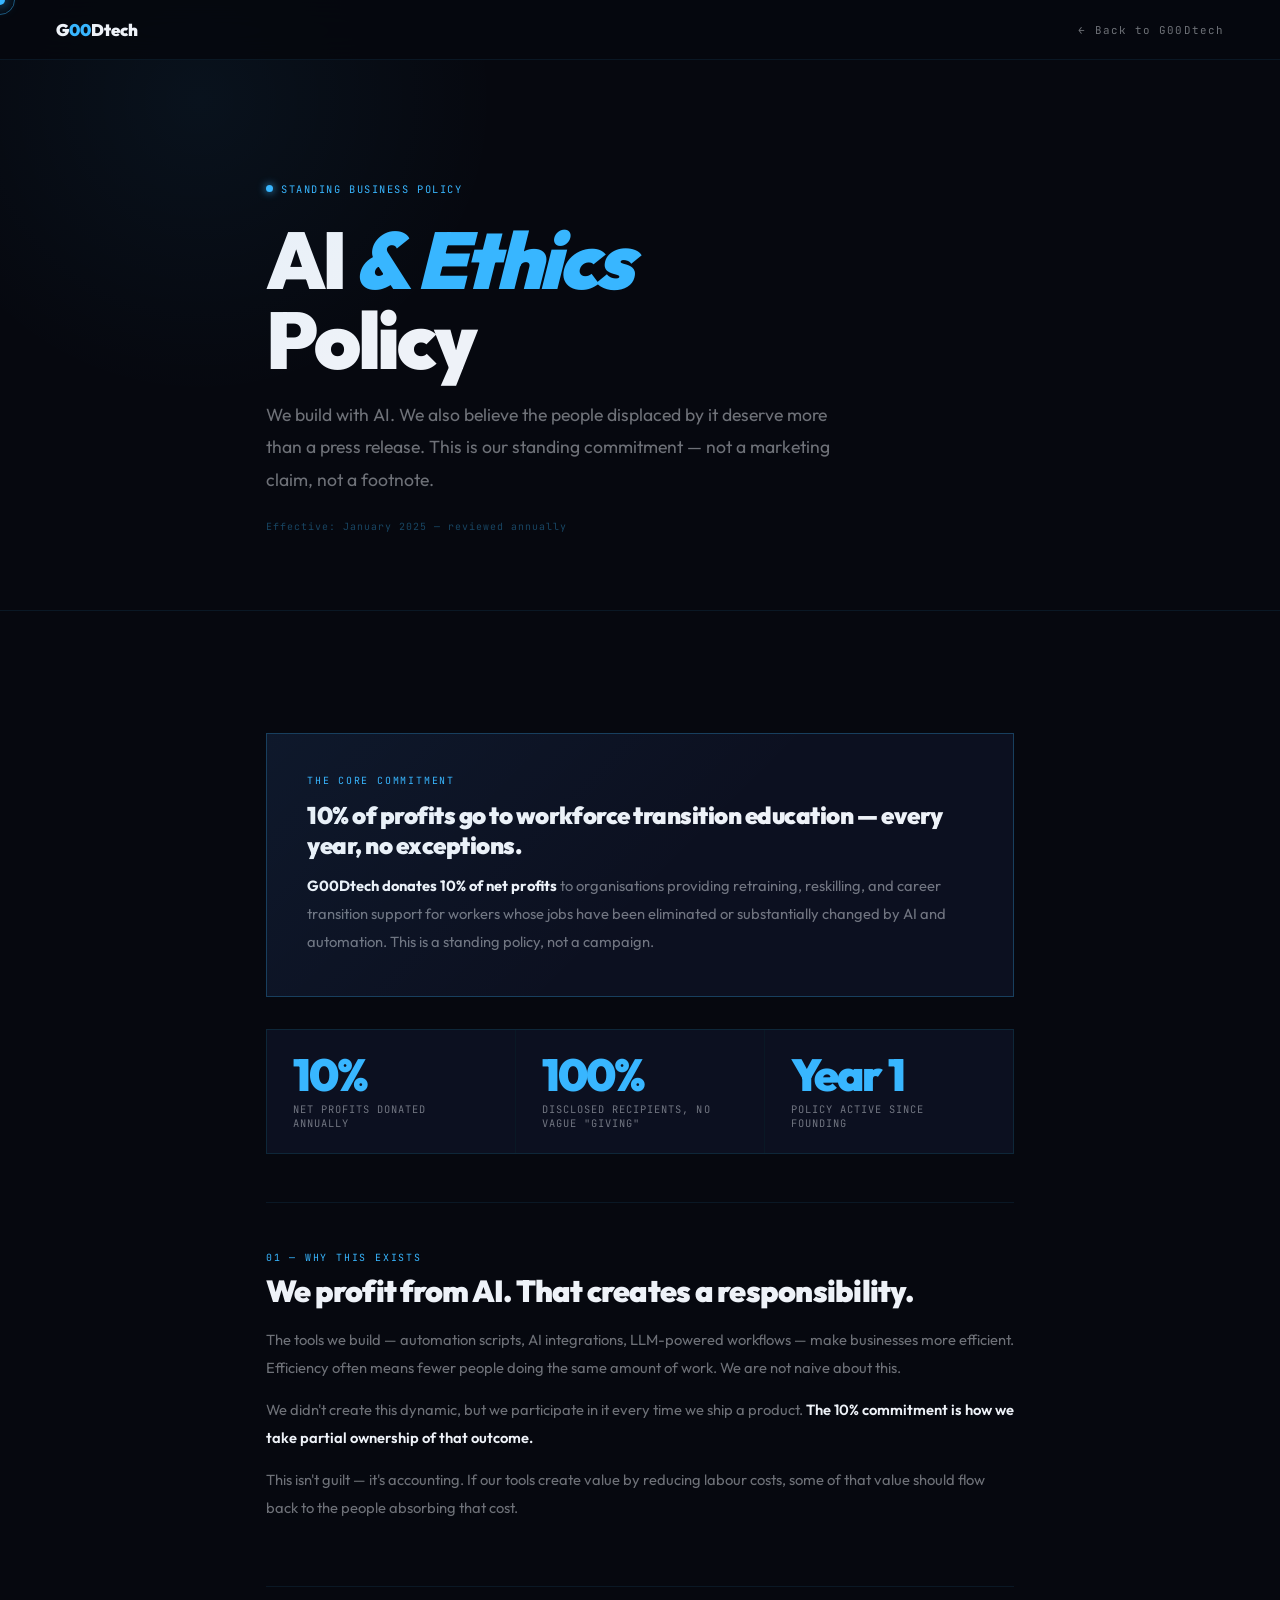
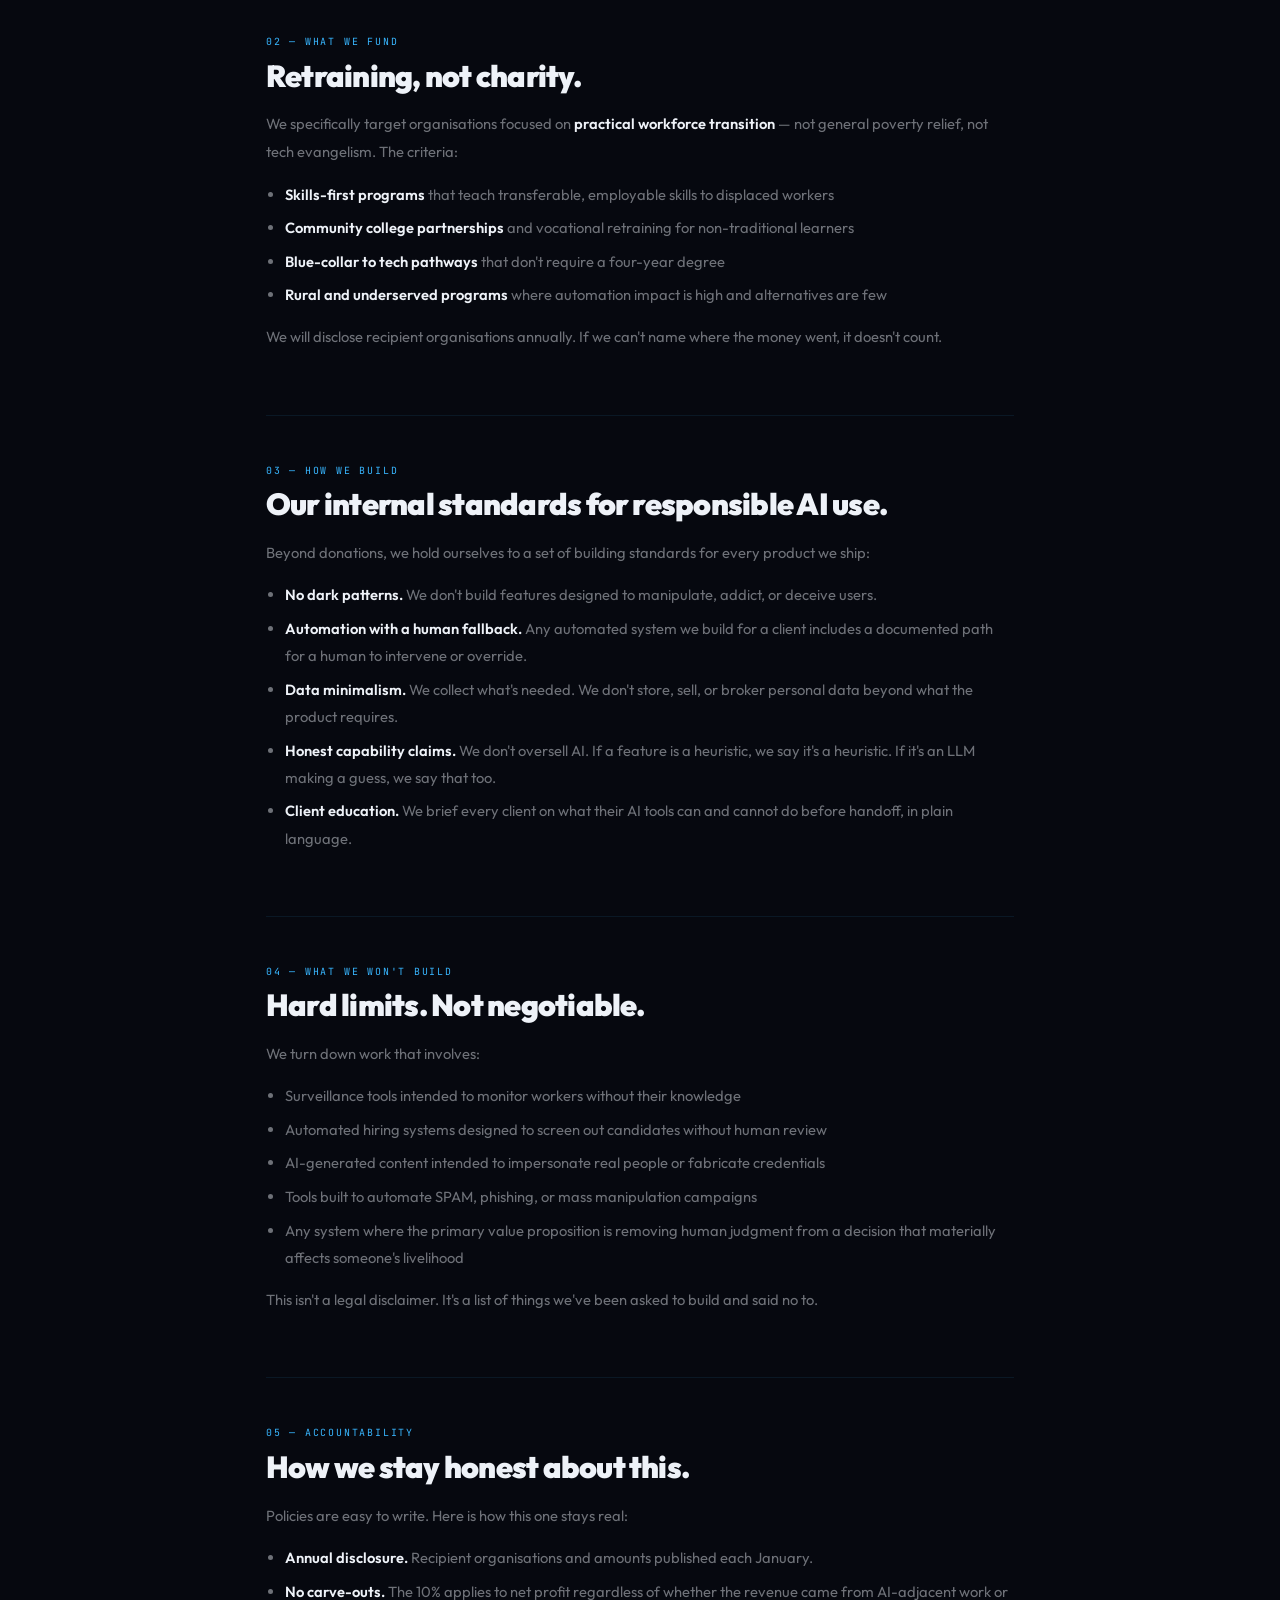
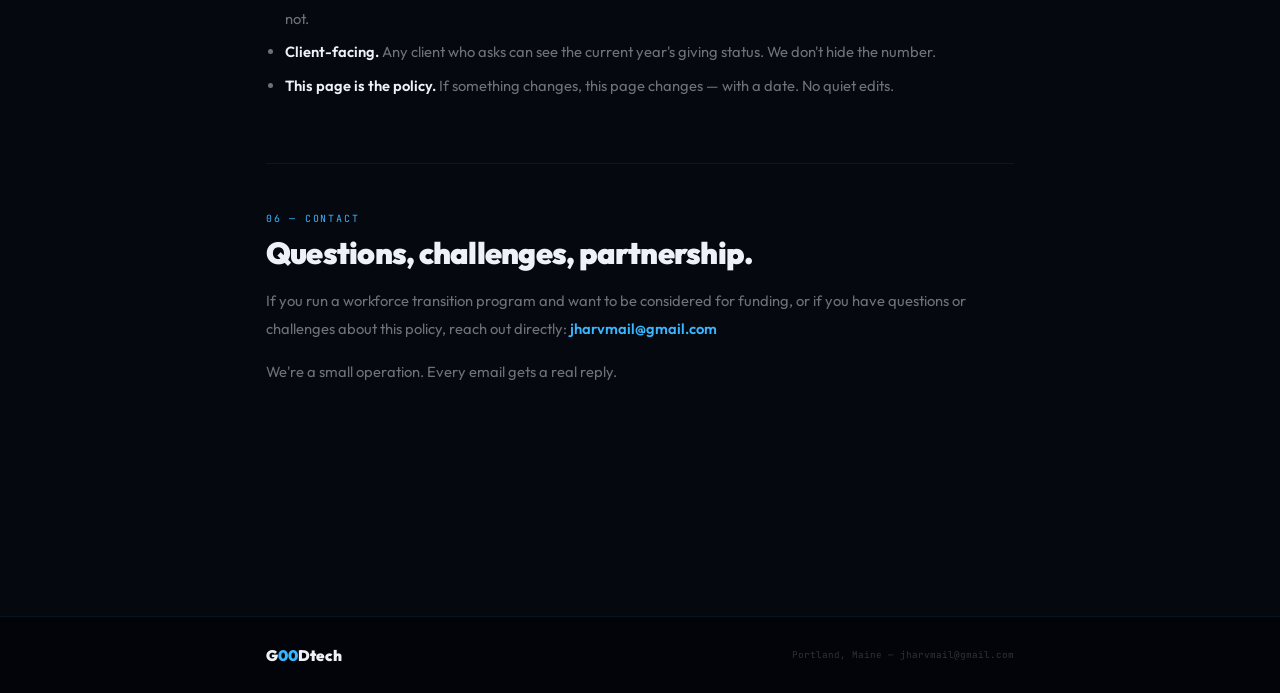
<file: ethics.html>
<!DOCTYPE html>
<html lang="en">
<head>
<meta charset="UTF-8">
<meta name="viewport" content="width=device-width,initial-scale=1.0">
<title>AI Ethics Policy &mdash; G00Dtech</title>
<meta name="description" content="G00Dtech's standing policy on AI, automation, and our commitment to workers displaced by technology.">
<link rel="preconnect" href="https://fonts.googleapis.com">
<link rel="preconnect" href="https://fonts.gstatic.com" crossorigin>
<link href="https://fonts.googleapis.com/css2?family=Outfit:wght@300;400;600;700;900&family=JetBrains+Mono:wght@400;500&display=swap" rel="stylesheet">
<style>
:root {
  --bg:      #06080f;
  --bg-mid:  #0a0d1a;
  --bg-card: #0c1020;
  --bch:     #111628;
  --blue:    #38b6ff;
  --bhi:     #70cbff;
  --white:   #eef2f8;
  --muted:   rgba(238,242,248,0.45);
  --bdr:     rgba(56,182,255,0.09);
  --bdrh:    rgba(56,182,255,0.28);
  --glow:    rgba(56,182,255,0.06);
  --spring:  cubic-bezier(0.16,1,0.3,1);
}
*,*::before,*::after{margin:0;padding:0;box-sizing:border-box}
html{font-family:"Outfit",sans-serif;background:var(--bg);color:var(--white);scroll-behavior:smooth}
body{overflow-x:hidden}
a{color:inherit;text-decoration:none}

/* CURSOR */
#cur,#cur-ring{display:none}
@media(pointer:fine){
  #cur{display:block;position:fixed;width:10px;height:10px;border-radius:50%;background:var(--blue);pointer-events:none;z-index:9999;transform:translate(-50%,-50%);box-shadow:0 0 14px var(--blue);transition:transform .08s ease}
  #cur-ring{display:block;position:fixed;width:30px;height:30px;border-radius:50%;border:1px solid rgba(56,182,255,.45);pointer-events:none;z-index:9998;transform:translate(-50%,-50%)}
  html{cursor:none}
}
#cur.big{transform:translate(-50%,-50%) scale(2.2)}

.wrap{max-width:860px;margin:0 auto;padding:0 clamp(1.25rem,5vw,3.5rem)}

/* NAV */
.nav{position:fixed;top:0;left:0;right:0;z-index:100;display:flex;align-items:center;justify-content:space-between;padding:1.2rem clamp(1.25rem,5vw,3.5rem);background:rgba(6,8,15,.92);backdrop-filter:blur(20px);border-bottom:1px solid var(--bdr)}
.nav-logo{font-family:"Outfit",sans-serif;font-size:1.05rem;font-weight:900}
.nav-logo span{color:var(--blue)}
.nav-back{font-family:"JetBrains Mono",monospace;font-size:.68rem;letter-spacing:.1em;color:var(--muted);display:flex;align-items:center;gap:.5rem;transition:color .2s}
.nav-back:hover{color:var(--blue)}

/* HERO */
.hero{padding:clamp(8rem,14vw,11rem) 0 clamp(3rem,6vw,5rem);border-bottom:1px solid var(--bdr);position:relative;overflow:hidden}
.hero::before{content:"";position:absolute;top:-200px;left:-100px;width:600px;height:600px;border-radius:50%;background:radial-gradient(circle,rgba(56,182,255,.06) 0%,transparent 70%);pointer-events:none}
.badge{display:inline-flex;align-items:center;gap:.5rem;font-family:"JetBrains Mono",monospace;font-size:.65rem;letter-spacing:.15em;text-transform:uppercase;color:var(--blue);margin-bottom:1.5rem}
.dot{width:7px;height:7px;border-radius:50%;background:var(--blue);box-shadow:0 0 8px var(--blue);animation:pulse 2.5s ease-in-out infinite}
@keyframes pulse{0%,100%{opacity:1;transform:scale(1)}50%{opacity:.4;transform:scale(.6)}}
.hero h1{font-size:clamp(2.4rem,7vw,5rem);font-weight:900;line-height:1;letter-spacing:-.04em;margin-bottom:1.2rem}
.hero h1 em{font-style:italic;color:var(--blue)}
.hero-sub{font-size:clamp(.95rem,1.8vw,1.1rem);line-height:1.85;color:var(--muted);max-width:600px;margin-bottom:1rem}
.last-updated{font-family:"JetBrains Mono",monospace;font-size:.62rem;letter-spacing:.1em;color:rgba(56,182,255,.35);margin-top:1.5rem}

/* CONTENT */
.content{padding:clamp(3rem,7vw,6rem) 0}
.content + .content{padding-top:0}
.section{margin-bottom:clamp(2.5rem,5vw,4rem)}
.section-num{font-family:"JetBrains Mono",monospace;font-size:.62rem;letter-spacing:.18em;text-transform:uppercase;color:var(--blue);display:block;margin-bottom:.6rem}
.section h2{font-size:clamp(1.3rem,3vw,1.9rem);font-weight:900;letter-spacing:-.025em;margin-bottom:1rem;line-height:1.2}
.section p{font-size:.92rem;line-height:1.9;color:var(--muted);margin-bottom:.9rem}
.section p strong{color:var(--white);font-weight:600}
.section ul{padding-left:1.2rem;margin:.5rem 0 .9rem}
.section li{font-size:.92rem;line-height:1.85;color:var(--muted);margin-bottom:.4rem}
.section li strong{color:var(--white);font-weight:600}

/* PLEDGE BLOCK */
.pledge{border:1px solid var(--bdrh);background:var(--bg-card);padding:clamp(1.5rem,4vw,2.5rem);margin:2rem 0;position:relative;overflow:hidden}
.pledge::before{content:"";position:absolute;inset:0;background:linear-gradient(135deg,rgba(56,182,255,.05),transparent 55%);pointer-events:none}
.pledge-label{font-family:"JetBrains Mono",monospace;font-size:.62rem;letter-spacing:.18em;text-transform:uppercase;color:var(--blue);margin-bottom:.8rem;display:block}
.pledge h3{font-size:clamp(1.1rem,2.5vw,1.5rem);font-weight:900;letter-spacing:-.02em;margin-bottom:.8rem}
.pledge p{font-size:.92rem;line-height:1.9;color:var(--muted)}
.pledge p strong{color:var(--white)}

/* DIVIDER */
.div{border:none;border-top:1px solid var(--bdr);margin:clamp(2rem,4vw,3rem) 0}

/* STAT ROW */
.stats{display:grid;grid-template-columns:repeat(3,1fr);gap:1px;background:var(--bdr);border:1px solid var(--bdr);margin:2rem 0}
.stat{background:var(--bg-card);padding:1.4rem 1.6rem}
.stat-n{font-size:clamp(1.8rem,4vw,2.8rem);font-weight:900;color:var(--blue);letter-spacing:-.04em;line-height:1;margin-bottom:.3rem}
.stat-l{font-family:"JetBrains Mono",monospace;font-size:.65rem;letter-spacing:.1em;text-transform:uppercase;color:var(--muted)}

/* FOOTER */
.footer{padding:1.8rem 0;border-top:1px solid var(--bdr);background:#020409;margin-top:clamp(3rem,6vw,5rem)}
.foot-in{display:flex;align-items:center;justify-content:space-between;flex-wrap:wrap;gap:1rem}
.foot-logo{font-weight:900;font-size:.95rem}
.foot-logo span{color:var(--blue)}
.foot-copy{font-family:"JetBrains Mono",monospace;font-size:.58rem;color:rgba(238,242,248,.2)}

/* REVEAL */
.r{opacity:0;transform:translateY(18px);transition:opacity .7s var(--spring),transform .7s var(--spring)}
.r.on{opacity:1;transform:none}
.r.d1{transition-delay:.1s}.r.d2{transition-delay:.2s}.r.d3{transition-delay:.3s}

@media(max-width:600px){
  .stats{grid-template-columns:1fr}
}
@media(prefers-reduced-motion:reduce){
  *,*::before,*::after{animation:none !important;transition-duration:.01ms !important}
  .r{opacity:1;transform:none}
}
</style>
</head>
<body>
<div id="cur"></div>
<div id="cur-ring"></div>

<header class="nav">
  <a href="index.html" class="nav-logo">G<span>00</span>Dtech</a>
  <a href="index.html" class="nav-back">&#8592; Back to G00Dtech</a>
</header>

<section class="hero">
  <div class="wrap">
    <div class="badge r"><span class="dot"></span>Standing Business Policy</div>
    <h1 class="r d1">AI <em>&amp; Ethics</em><br>Policy</h1>
    <p class="hero-sub r d2">
      We build with AI. We also believe the people displaced by it deserve more than a press release.
      This is our standing commitment &mdash; not a marketing claim, not a footnote.
    </p>
    <p class="last-updated r d3">Effective: January 2025 &mdash; reviewed annually</p>
  </div>
</section>

<div class="content">
  <div class="wrap">

    <div class="pledge r">
      <span class="pledge-label">The Core Commitment</span>
      <h3>10% of profits go to workforce transition education &mdash; every year, no exceptions.</h3>
      <p>
        <strong>G00Dtech donates 10% of net profits</strong> to organisations providing retraining, reskilling,
        and career transition support for workers whose jobs have been eliminated or substantially changed
        by AI and automation. This is a standing policy, not a campaign.
      </p>
    </div>

    <div class="stats r">
      <div class="stat"><div class="stat-n">10%</div><div class="stat-l">Net profits donated annually</div></div>
      <div class="stat"><div class="stat-n">100%</div><div class="stat-l">Disclosed recipients, no vague "giving"</div></div>
      <div class="stat"><div class="stat-n">Year 1</div><div class="stat-l">Policy active since founding</div></div>
    </div>

    <hr class="div">

    <div class="section r">
      <span class="section-num">01 &mdash; Why This Exists</span>
      <h2>We profit from AI. That creates a responsibility.</h2>
      <p>
        The tools we build &mdash; automation scripts, AI integrations, LLM-powered workflows &mdash; make
        businesses more efficient. Efficiency often means fewer people doing the same amount of work.
        We are not naive about this.
      </p>
      <p>
        We didn&#39;t create this dynamic, but we participate in it every time we ship a product.
        <strong>The 10% commitment is how we take partial ownership of that outcome.</strong>
      </p>
      <p>
        This isn&#39;t guilt &mdash; it&#39;s accounting. If our tools create value by reducing labour costs,
        some of that value should flow back to the people absorbing that cost.
      </p>
    </div>

    <hr class="div">

    <div class="section r">
      <span class="section-num">02 &mdash; What We Fund</span>
      <h2>Retraining, not charity.</h2>
      <p>
        We specifically target organisations focused on <strong>practical workforce transition</strong> &mdash;
        not general poverty relief, not tech evangelism. The criteria:
      </p>
      <ul>
        <li><strong>Skills-first programs</strong> that teach transferable, employable skills to displaced workers</li>
        <li><strong>Community college partnerships</strong> and vocational retraining for non-traditional learners</li>
        <li><strong>Blue-collar to tech pathways</strong> that don&#39;t require a four-year degree</li>
        <li><strong>Rural and underserved programs</strong> where automation impact is high and alternatives are few</li>
      </ul>
      <p>
        We will disclose recipient organisations annually. If we can&#39;t name where the money went,
        it doesn&#39;t count.
      </p>
    </div>

    <hr class="div">

    <div class="section r">
      <span class="section-num">03 &mdash; How We Build</span>
      <h2>Our internal standards for responsible AI use.</h2>
      <p>
        Beyond donations, we hold ourselves to a set of building standards for every product we ship:
      </p>
      <ul>
        <li><strong>No dark patterns.</strong> We don&#39;t build features designed to manipulate, addict, or deceive users.</li>
        <li><strong>Automation with a human fallback.</strong> Any automated system we build for a client includes a documented path for a human to intervene or override.</li>
        <li><strong>Data minimalism.</strong> We collect what&#39;s needed. We don&#39;t store, sell, or broker personal data beyond what the product requires.</li>
        <li><strong>Honest capability claims.</strong> We don&#39;t oversell AI. If a feature is a heuristic, we say it&#39;s a heuristic. If it&#39;s an LLM making a guess, we say that too.</li>
        <li><strong>Client education.</strong> We brief every client on what their AI tools can and cannot do before handoff, in plain language.</li>
      </ul>
    </div>

    <hr class="div">

    <div class="section r">
      <span class="section-num">04 &mdash; What We Won&#39;t Build</span>
      <h2>Hard limits. Not negotiable.</h2>
      <p>We turn down work that involves:</p>
      <ul>
        <li>Surveillance tools intended to monitor workers without their knowledge</li>
        <li>Automated hiring systems designed to screen out candidates without human review</li>
        <li>AI-generated content intended to impersonate real people or fabricate credentials</li>
        <li>Tools built to automate SPAM, phishing, or mass manipulation campaigns</li>
        <li>Any system where the primary value proposition is removing human judgment from a decision that materially affects someone&#39;s livelihood</li>
      </ul>
      <p>
        This isn&#39;t a legal disclaimer. It&#39;s a list of things we&#39;ve been asked to build and said no to.
      </p>
    </div>

    <hr class="div">

    <div class="section r">
      <span class="section-num">05 &mdash; Accountability</span>
      <h2>How we stay honest about this.</h2>
      <p>
        Policies are easy to write. Here is how this one stays real:
      </p>
      <ul>
        <li><strong>Annual disclosure.</strong> Recipient organisations and amounts published each January.</li>
        <li><strong>No carve-outs.</strong> The 10% applies to net profit regardless of whether the revenue came from AI-adjacent work or not.</li>
        <li><strong>Client-facing.</strong> Any client who asks can see the current year&#39;s giving status. We don&#39;t hide the number.</li>
        <li><strong>This page is the policy.</strong> If something changes, this page changes &mdash; with a date. No quiet edits.</li>
      </ul>
    </div>

    <hr class="div">

    <div class="section r">
      <span class="section-num">06 &mdash; Contact</span>
      <h2>Questions, challenges, partnership.</h2>
      <p>
        If you run a workforce transition program and want to be considered for funding, or if you have
        questions or challenges about this policy, reach out directly:
        <strong><a href="mailto:jharvmail@gmail.com" style="color:var(--blue)">jharvmail@gmail.com</a></strong>
      </p>
      <p>
        We&#39;re a small operation. Every email gets a real reply.
      </p>
    </div>

  </div>
</div>

<footer class="footer">
  <div class="wrap foot-in">
    <span class="foot-logo">G<span>00</span>Dtech</span>
    <span class="foot-copy">Portland, Maine &mdash; jharvmail@gmail.com</span>
  </div>
</footer>

<script>
(function() {
  // Cursor
  var cur = document.getElementById('cur');
  var ring = document.getElementById('cur-ring');
  if (cur) {
    var mx=0,my=0,rx=0,ry=0;
    document.addEventListener('mousemove',function(e){
      mx=e.clientX;my=e.clientY;
      cur.style.left=mx+'px';cur.style.top=my+'px';
    });
    (function trail(){
      rx+=(mx-rx)*.13;ry+=(my-ry)*.13;
      ring.style.left=rx+'px';ring.style.top=ry+'px';
      requestAnimationFrame(trail);
    })();
    document.addEventListener('mouseover',function(e){
      if(e.target.closest('a,button')){cur.classList.add('big');ring.style.opacity='0';}
    });
    document.addEventListener('mouseout',function(e){
      if(e.target.closest('a,button')){cur.classList.remove('big');ring.style.opacity='1';}
    });
  }

  // Scroll reveal
  function revealAll(){
    document.querySelectorAll('.r').forEach(function(el){el.classList.add('on');});
  }
  if('IntersectionObserver' in window){
    var obs=new IntersectionObserver(function(entries){
      entries.forEach(function(e){
        if(e.isIntersecting){e.target.classList.add('on');obs.unobserve(e.target);}
      });
    },{threshold:0.06,rootMargin:'0px 0px -20px 0px'});
    document.querySelectorAll('.r').forEach(function(el){obs.observe(el);});
  } else {
    revealAll();
  }
  setTimeout(revealAll, 1500);
})();
</script>
</body>
</html>
</file>
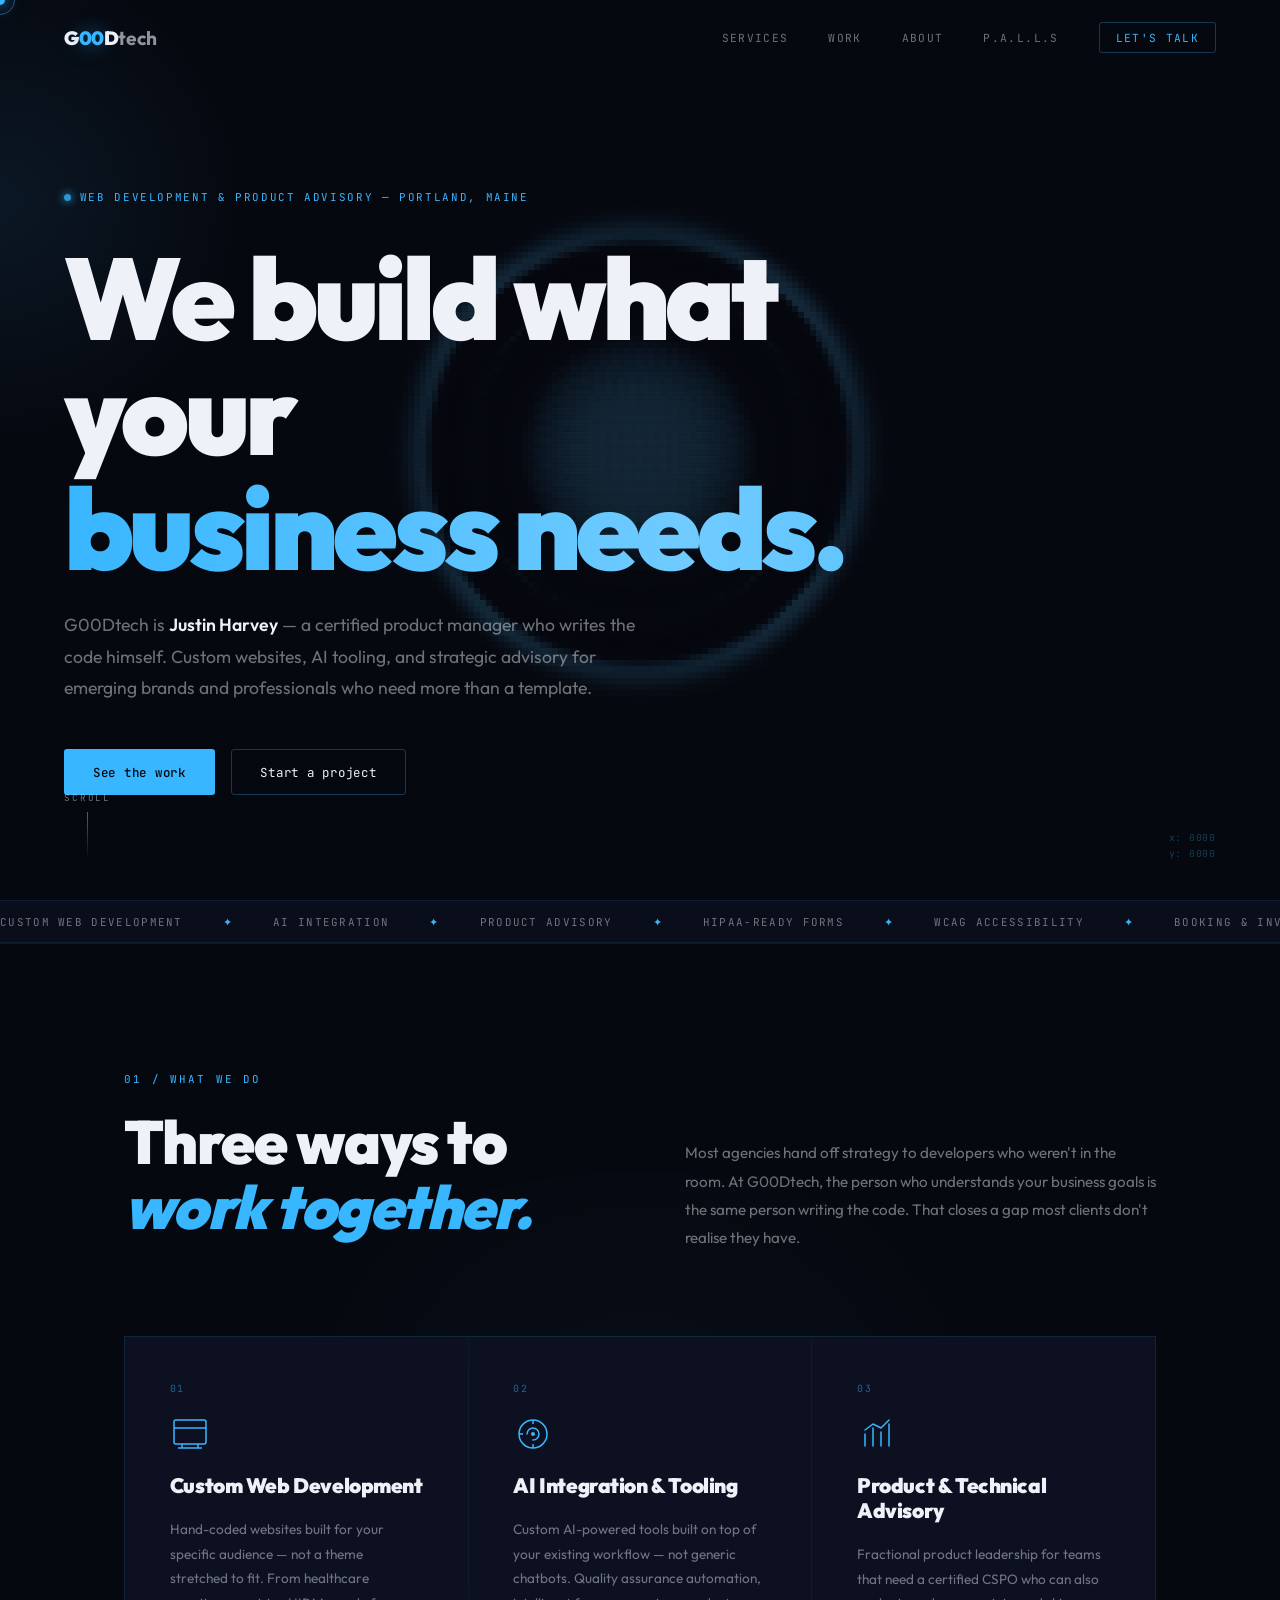
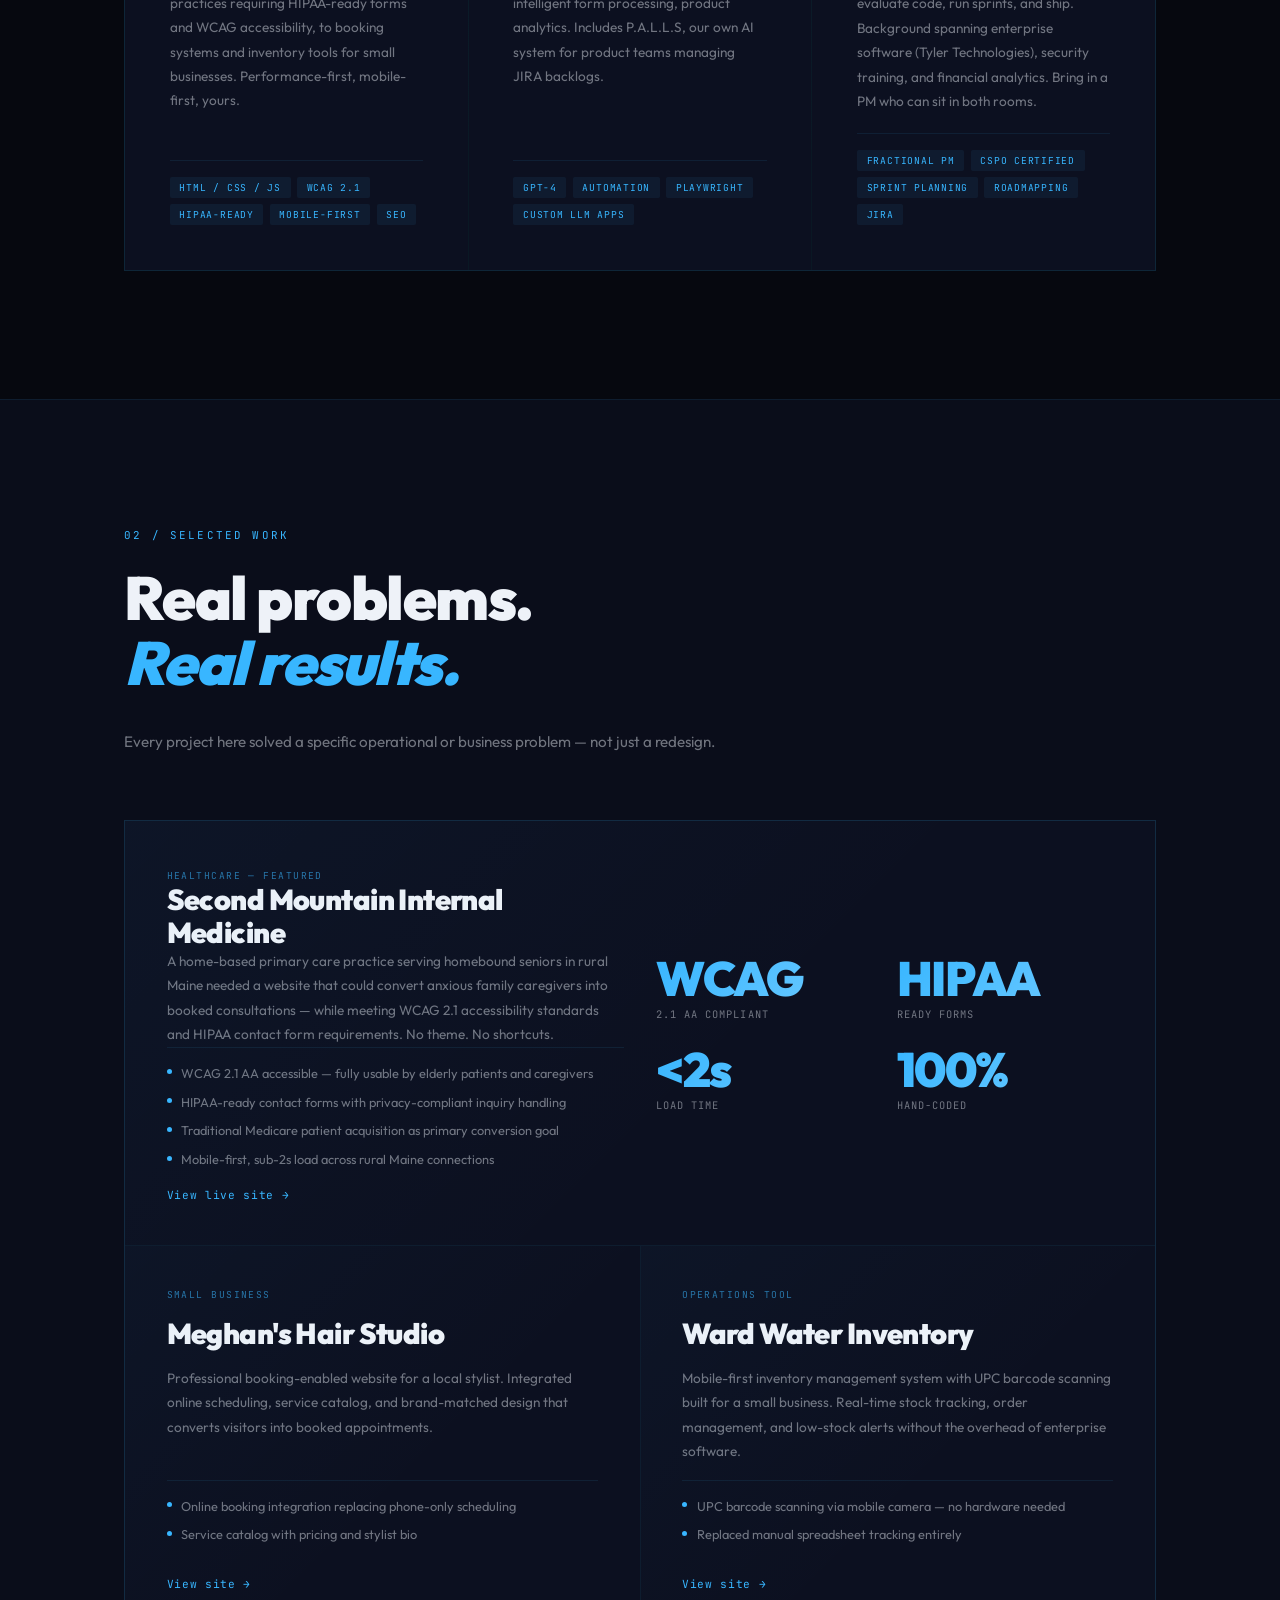
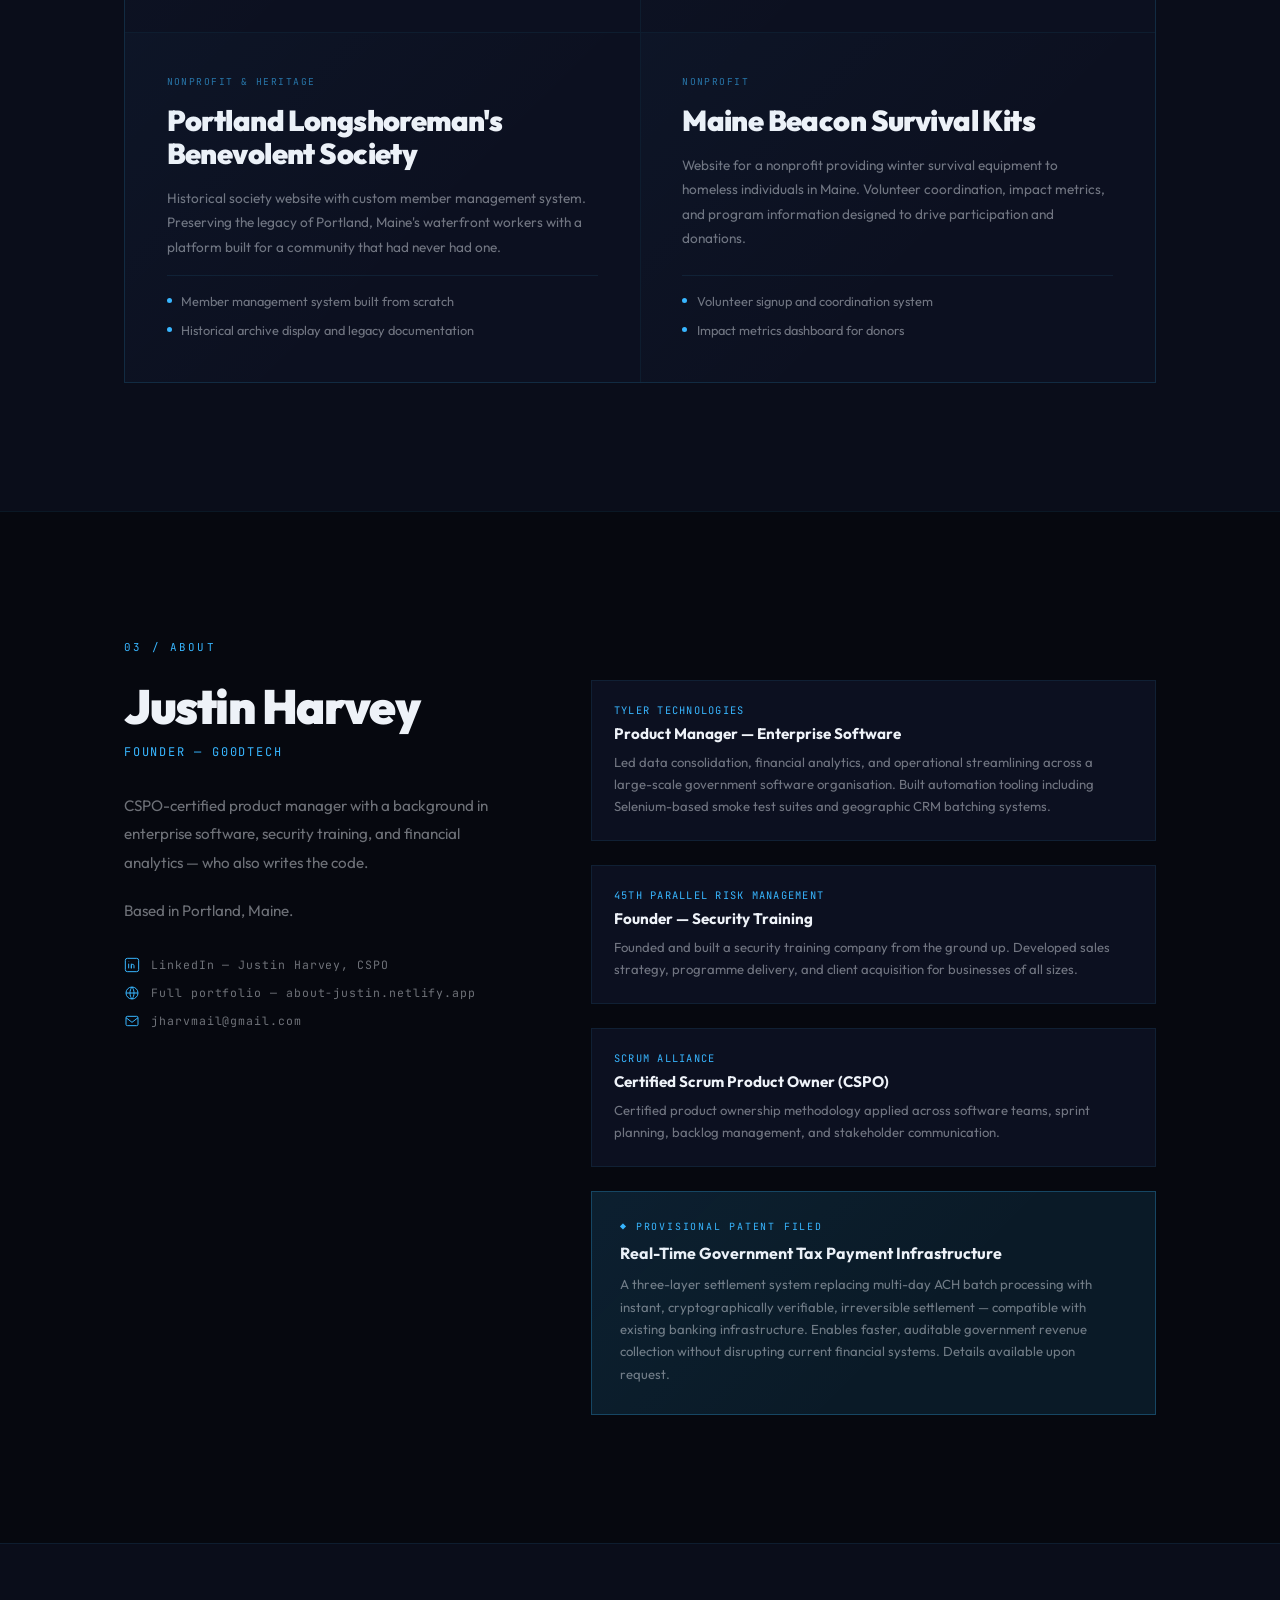
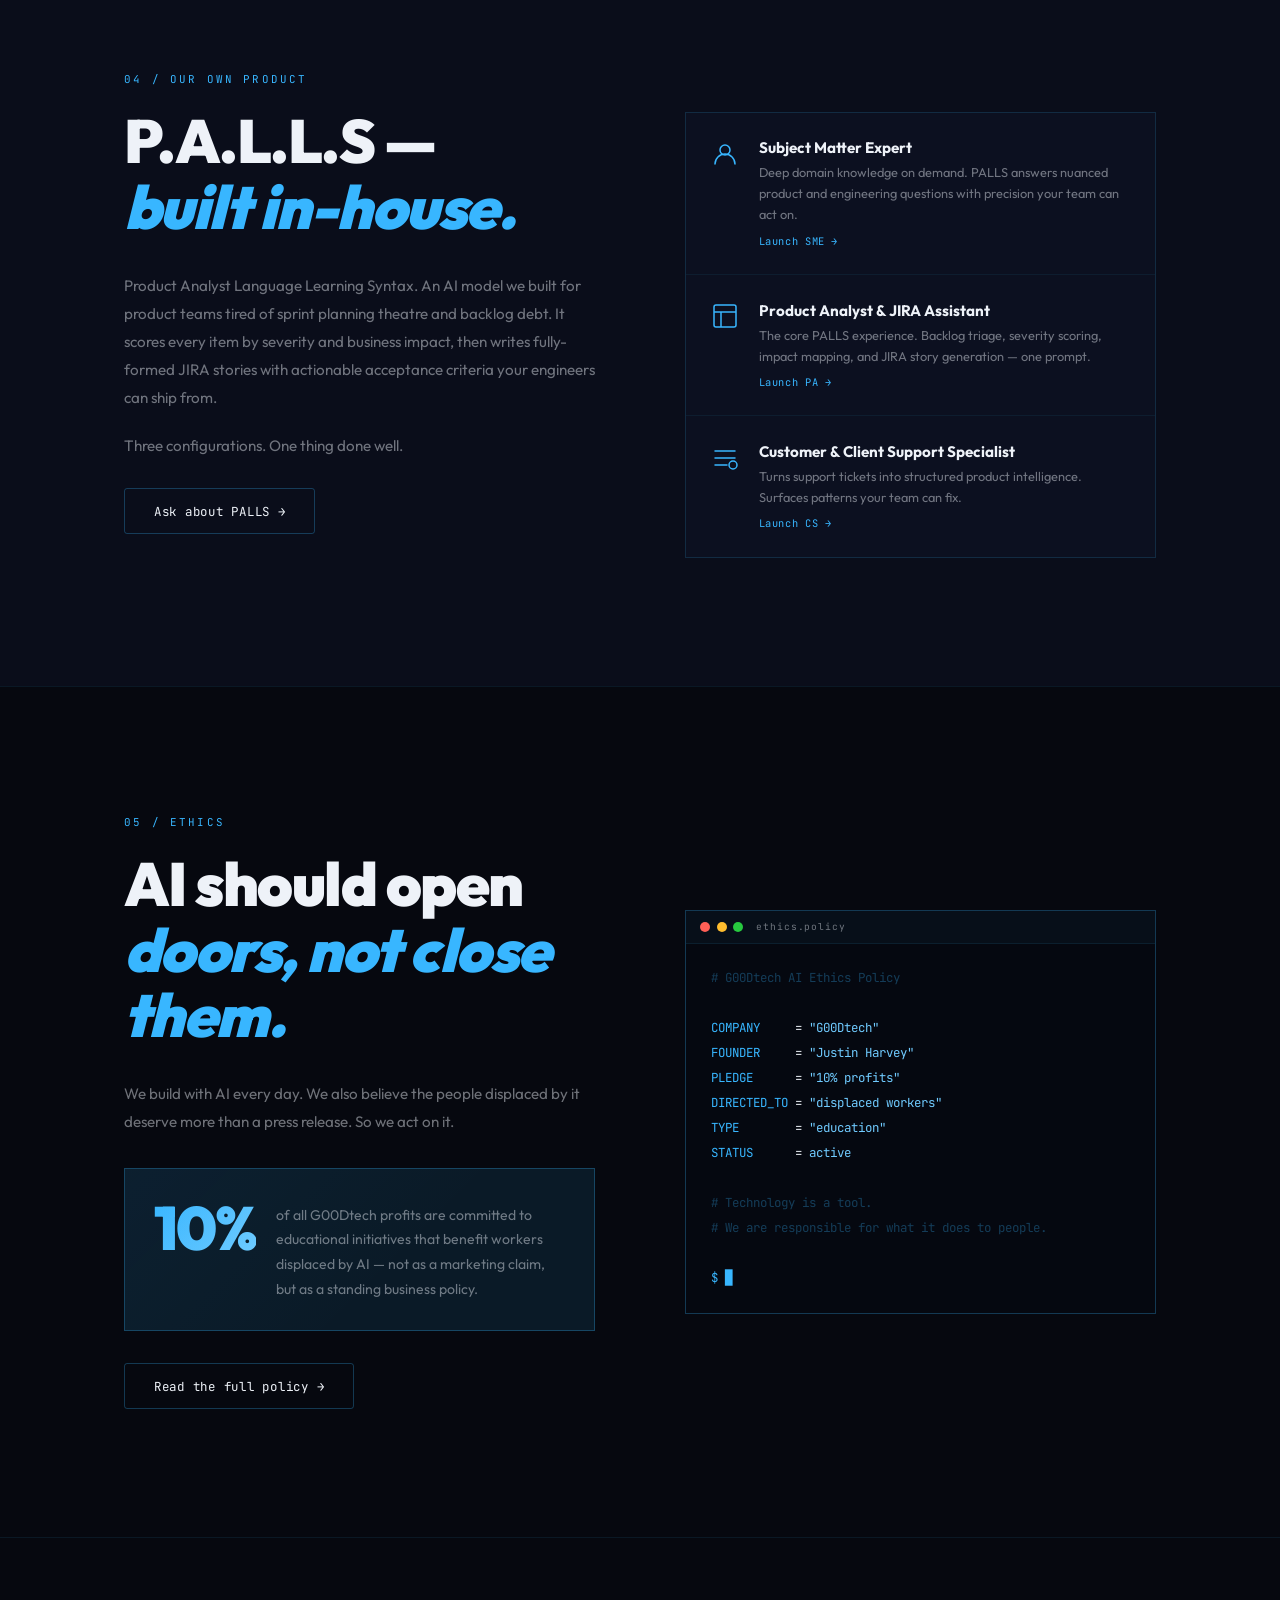
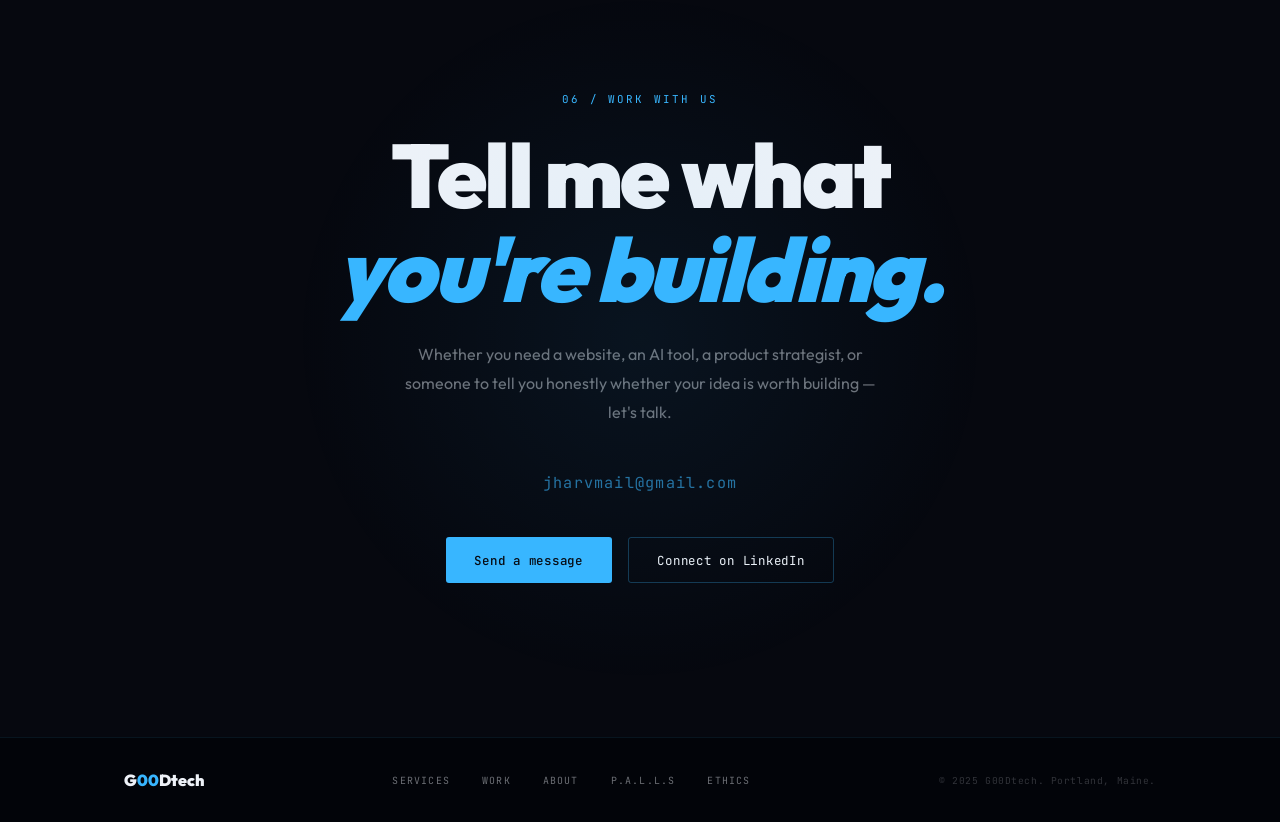
<file: index (6).html>
<!DOCTYPE html>
<html lang="en">
<head>
<meta charset="UTF-8">
<meta name="viewport" content="width=device-width,initial-scale=1.0,viewport-fit=cover">
<title>G00Dtech | Web Development & Product Advisory</title>
<meta name="description" content="G00Dtech builds custom websites and digital tools for emerging brands and professionals. Web development, AI integration, and product advisory by Justin Harvey.">
<link rel="preconnect" href="https://fonts.googleapis.com">
<link rel="preconnect" href="https://fonts.gstatic.com" crossorigin>
<link href="https://fonts.googleapis.com/css2?family=Outfit:wght@300;400;600;700;900&family=JetBrains+Mono:wght@400;500&display=swap" rel="stylesheet">
<style>
:root {
  --bg:       #06080f;
  --bg-mid:   #0a0d1a;
  --bg-card:  #0c1020;
  --bg-card-h:#111628;
  --blue:     #38b6ff;
  --blue-hi:  #70cbff;
  --white:    #eef2f8;
  --muted:    rgba(238,242,248,0.45);
  --border:   rgba(56,182,255,0.09);
  --border-h: rgba(56,182,255,0.28);
  --glow:     rgba(56,182,255,0.10);
  --outfit:   "Outfit", sans-serif;
  --mono:     "JetBrains Mono", monospace;
  --spring:   cubic-bezier(0.16,1,0.3,1);
}
*,*::before,*::after { margin:0; padding:0; box-sizing:border-box; }
html { font-family:var(--outfit); background:var(--bg); color:var(--white); scroll-behavior:smooth; cursor:none; }
body { overflow-x:hidden; }
a { color:inherit; text-decoration:none; }
img { display:block; max-width:100%; }

#cur {
  position:fixed; width:10px; height:10px; border-radius:50%;
  background:var(--blue); pointer-events:none; z-index:9999;
  transform:translate(-50%,-50%);
  box-shadow:0 0 14px var(--blue),0 0 28px rgba(56,182,255,.35);
  transition:transform .08s ease,opacity .3s ease;
}
#cur-ring {
  position:fixed; width:30px; height:30px; border-radius:50%;
  border:1px solid rgba(56,182,255,.45); pointer-events:none; z-index:9998;
  transform:translate(-50%,-50%);
}
#cur.grow { transform:translate(-50%,-50%) scale(2.2); }
#cur-ring.hide { opacity:0; }

.container { max-width:1160px; margin:0 auto; padding:0 clamp(1.5rem,5vw,4rem); }

[data-reveal] { opacity:0; transform:translateY(26px); transition:opacity .85s var(--spring),transform .85s var(--spring); }
[data-reveal].on { opacity:1; transform:none; }
[data-reveal][data-d="1"] { transition-delay:.10s; }
[data-reveal][data-d="2"] { transition-delay:.22s; }
[data-reveal][data-d="3"] { transition-delay:.34s; }
[data-reveal][data-d="4"] { transition-delay:.46s; }
[data-reveal][data-d="5"] { transition-delay:.58s; }

.grad {
  background:linear-gradient(to right,var(--blue) 0%,var(--blue-hi) 40%,var(--blue) 80%);
  background-size:200%; background-clip:text; -webkit-background-clip:text; -webkit-text-fill-color:transparent;
  animation:grad-shift 3s linear infinite;
}
@keyframes grad-shift { 0%{background-position:0%} 100%{background-position:200%} }

.sec-label { font-family:var(--mono); font-size:.68rem; letter-spacing:.2em; text-transform:uppercase; color:var(--blue); margin-bottom:1.4rem; display:block; }
.sec-title { font-family:var(--outfit); font-size:clamp(2rem,5vw,3.8rem); font-weight:900; line-height:1.08; letter-spacing:-.025em; margin-bottom:2rem; }
.sec-title em { font-style:italic; color:var(--blue); }
.body-text { font-size:.95rem; line-height:1.85; color:var(--muted); margin-bottom:1.25rem; }

.btn { display:inline-flex; align-items:center; gap:.5rem; font-family:var(--mono); font-size:.78rem; letter-spacing:.06em; padding:.85rem 1.8rem; border-radius:3px; transition:all .25s var(--spring); }
.btn-primary { background:var(--blue); color:var(--bg); font-weight:500; }
.btn-primary:hover { background:#fff; box-shadow:0 0 28px rgba(56,182,255,.45); transform:translateY(-2px); }
.btn-ghost { background:transparent; color:var(--white); border:1px solid var(--border-h); }
.btn-ghost:hover { border-color:var(--blue); color:var(--blue); transform:translateY(-2px); }

/* NAV */
.nav {
  position:fixed; top:0; left:0; right:0; z-index:100;
  display:flex; align-items:center; justify-content:space-between;
  padding:1.4rem clamp(1.5rem,5vw,4rem);
  transition:background .4s ease,border-color .4s ease;
  border-bottom:1px solid transparent;
}
.nav.scrolled { background:rgba(6,8,15,.92); backdrop-filter:blur(20px); -webkit-backdrop-filter:blur(20px); border-color:var(--border); }
.nav-logo { font-family:var(--outfit); font-size:1.2rem; font-weight:900; letter-spacing:-.02em; }
.nz { color:var(--blue); text-shadow:0 0 20px rgba(56,182,255,.5); }
.ndim { opacity:.6; font-weight:700; }
.nav-links { display:flex; align-items:center; gap:2.5rem; }
.nav-link { font-family:var(--mono); font-size:.7rem; letter-spacing:.12em; text-transform:uppercase; color:var(--muted); transition:color .2s ease; }
.nav-link:hover { color:var(--white); }
.nav-cta { color:var(--blue); border:1px solid var(--border-h); padding:.45rem 1rem; border-radius:3px; transition:all .2s ease; }
.nav-cta:hover { background:var(--glow); border-color:var(--blue); }
.nav-burger { display:none; flex-direction:column; gap:5px; background:none; border:none; cursor:none; padding:4px; }
.nav-burger span { display:block; width:22px; height:1.5px; background:var(--white); transition:all .3s var(--spring); transform-origin:center; }
.nav-burger.open span:first-child { transform:translateY(6.5px) rotate(45deg); }
.nav-burger.open span:last-child  { transform:translateY(-6.5px) rotate(-45deg); }
.nav-drawer { position:fixed; inset:0; z-index:90; background:var(--bg); display:flex; flex-direction:column; align-items:center; justify-content:center; gap:2.5rem; opacity:0; pointer-events:none; transition:opacity .25s ease; }
.nav-drawer.open { opacity:1; pointer-events:all; }
.drawer-link { font-family:var(--outfit); font-size:clamp(2rem,7vw,3.2rem); font-weight:900; color:var(--muted); transition:color .2s ease; }
.drawer-link:hover { color:var(--blue); }

/* HERO */
.hero { position:relative; min-height:100svh; display:flex; align-items:center; overflow:hidden; background:var(--bg); }
#ripple-canvas { position:absolute; inset:0; width:100%; height:100%; display:block; z-index:1; }
.hero-scan { position:absolute; inset:0; pointer-events:none; z-index:2; background:repeating-linear-gradient(to bottom,transparent 0,transparent 3px,rgba(0,0,0,.07) 3px,rgba(0,0,0,.07) 4px); }
#spotlight { position:absolute; width:500px; height:500px; border-radius:50%; pointer-events:none; z-index:2; transform:translate(-50%,-50%); background:radial-gradient(circle,rgba(56,182,255,.09) 0%,transparent 70%); transition:left .15s ease,top .15s ease; }
.hero-fade { position:absolute; bottom:0; left:0; right:0; height:220px; pointer-events:none; z-index:4; background:linear-gradient(to top,var(--bg) 0%,transparent 100%); }

.hero-content { position:relative; z-index:5; padding:clamp(6rem,14vw,10rem) clamp(1.5rem,5vw,4rem) 5rem; max-width:960px; }
.hero-badge { display:inline-flex; align-items:center; gap:.55rem; font-family:var(--mono); font-size:.68rem; letter-spacing:.15em; text-transform:uppercase; color:var(--blue); margin-bottom:2.2rem; }
.badge-dot { width:7px; height:7px; border-radius:50%; background:rgba(56,182,255,.8); flex-shrink:0; box-shadow:0 0 8px var(--blue); animation:pdot 2.5s ease-in-out infinite; }
@keyframes pdot { 0%,100%{opacity:1;transform:scale(1)} 50%{opacity:.4;transform:scale(.65)} }
.hero-hl { font-family:var(--outfit); font-size:clamp(2.8rem,9vw,8rem); font-weight:900; line-height:1; letter-spacing:-.04em; margin-bottom:1.5rem; animation:float 7s ease-in-out 1.2s infinite; }
@keyframes float { 0%,100%{transform:translateY(0)} 50%{transform:translateY(-9px)} }
.hero-sub { font-size:clamp(.95rem,1.8vw,1.1rem); line-height:1.8; color:var(--muted); margin-bottom:2.8rem; max-width:600px; }
.hero-sub strong { color:var(--white); font-weight:600; }
.hero-actions { display:flex; gap:1rem; flex-wrap:wrap; }

.hero-coords { position:absolute; bottom:2.5rem; right:clamp(1.5rem,5vw,4rem); z-index:5; display:flex; flex-direction:column; align-items:flex-end; gap:.2rem; font-family:var(--mono); font-size:.6rem; letter-spacing:.08em; color:rgba(56,182,255,.3); }
.hero-scroll { position:absolute; bottom:2.5rem; left:clamp(1.5rem,5vw,4rem); z-index:5; display:flex; flex-direction:column; align-items:center; gap:.5rem; font-family:var(--mono); font-size:.58rem; letter-spacing:.2em; text-transform:uppercase; color:var(--muted); }
.scroll-line { width:1px; height:48px; background:linear-gradient(to bottom,rgba(56,182,255,.6),transparent); animation:scrl 2.2s ease-in-out infinite; }
@keyframes scrl { 0%{transform:scaleY(0);transform-origin:top} 50%{transform:scaleY(1);transform-origin:top} 51%{transform:scaleY(1);transform-origin:bottom} 100%{transform:scaleY(0);transform-origin:bottom} }

/* TICKER */
.ticker { overflow:hidden; border-top:1px solid var(--border); border-bottom:1px solid var(--border); background:var(--bg-mid); padding:.85rem 0; }
.ticker-track { display:flex; align-items:center; gap:2.5rem; white-space:nowrap; font-family:var(--mono); font-size:.68rem; letter-spacing:.12em; text-transform:uppercase; color:var(--muted); animation:tick 38s linear infinite; }
.tsep { color:var(--blue); flex-shrink:0; }
@keyframes tick { 0%{transform:translateX(0)} 100%{transform:translateX(-50%)} }

/* SERVICES */
.services { padding:clamp(5rem,10vw,9rem) 0; border-top:1px solid var(--border); position:relative; }
.services::before { content:""; position:absolute; top:50%; left:50%; transform:translate(-50%,-50%); width:900px; height:600px; border-radius:50%; pointer-events:none; background:radial-gradient(circle,rgba(56,182,255,.04) 0%,transparent 70%); }
.services-intro { display:grid; grid-template-columns:1fr 1fr; gap:clamp(3rem,7vw,7rem); align-items:end; margin-bottom:4rem; position:relative; z-index:1; }
.services-grid { display:grid; grid-template-columns:repeat(3,1fr); gap:1px; background:var(--border); border:1px solid var(--border); position:relative; z-index:1; }
.svc-card { background:var(--bg-card); padding:clamp(1.8rem,3.5vw,2.8rem); display:flex; flex-direction:column; gap:1.2rem; transition:background .3s ease; position:relative; overflow:hidden; }
.svc-card::after { content:""; position:absolute; top:0; left:0; right:0; height:2px; background:transparent; transition:background .3s ease; }
.svc-card:hover { background:var(--bg-card-h); }
.svc-card:hover::after { background:linear-gradient(to right,var(--blue),var(--blue-hi)); }
.svc-num { font-family:var(--mono); font-size:.62rem; letter-spacing:.15em; color:rgba(56,182,255,.5); }
.svc-icon { width:40px; height:40px; color:var(--blue); }
.svc-title { font-family:var(--outfit); font-size:1.3rem; font-weight:900; letter-spacing:-.02em; color:var(--white); line-height:1.2; }
.svc-desc { font-size:.85rem; line-height:1.8; color:var(--muted); flex:1; }
.svc-tags { display:flex; flex-wrap:wrap; gap:.4rem; padding-top:1rem; border-top:1px solid var(--border); }
.svc-tag { font-family:var(--mono); font-size:.6rem; letter-spacing:.08em; text-transform:uppercase; color:var(--blue); background:rgba(56,182,255,.07); padding:.25rem .6rem; border-radius:2px; }

/* WORK */
.work { padding:clamp(5rem,10vw,9rem) 0; border-top:1px solid var(--border); background:var(--bg-mid); }
.work-intro { margin-bottom:4rem; max-width:600px; }
.work-grid { display:grid; grid-template-columns:1fr 1fr; gap:1px; background:var(--border); border:1px solid var(--border); }
.work-card { background:var(--bg-card); padding:clamp(1.8rem,3.5vw,2.6rem); display:flex; flex-direction:column; gap:1rem; transition:background .3s ease; position:relative; overflow:hidden; }
.work-card.featured { grid-column:span 2; display:grid; grid-template-columns:1fr 1fr; gap:2rem; align-items:center; }
.work-card:hover { background:var(--bg-card-h); }
.work-card::before { content:""; position:absolute; inset:0; background:linear-gradient(135deg,rgba(56,182,255,.03) 0%,transparent 60%); pointer-events:none; }
.work-tag { font-family:var(--mono); font-size:.6rem; letter-spacing:.15em; text-transform:uppercase; color:rgba(56,182,255,.6); }
.work-title { font-family:var(--outfit); font-size:clamp(1.2rem,2.5vw,1.8rem); font-weight:900; letter-spacing:-.02em; color:var(--white); line-height:1.15; }
.work-desc { font-size:.85rem; line-height:1.8; color:var(--muted); flex:1; }
.work-results { display:flex; flex-direction:column; gap:.6rem; padding-top:1rem; border-top:1px solid var(--border); }
.work-result { display:flex; align-items:flex-start; gap:.6rem; font-size:.8rem; color:var(--muted); line-height:1.5; }
.work-result::before { content:""; display:block; width:5px; height:5px; border-radius:50%; background:var(--blue); flex-shrink:0; margin-top:.35rem; }
.work-link { display:inline-flex; align-items:center; gap:.45rem; font-family:var(--mono); font-size:.7rem; letter-spacing:.06em; color:var(--blue); transition:gap .2s var(--spring),color .2s ease; }
.work-link:hover { gap:.75rem; color:#fff; }
.work-stats { display:grid; grid-template-columns:1fr 1fr; gap:1.5rem; }
.stat-val { font-family:var(--outfit); font-size:clamp(1.8rem,4vw,3rem); font-weight:900; letter-spacing:-.03em; line-height:1; background:linear-gradient(135deg,var(--blue),var(--blue-hi)); background-clip:text; -webkit-background-clip:text; -webkit-text-fill-color:transparent; }
.stat-label { font-family:var(--mono); font-size:.65rem; letter-spacing:.1em; text-transform:uppercase; color:var(--muted); margin-top:.3rem; }

/* ABOUT */
.about { padding:clamp(5rem,10vw,9rem) 0; border-top:1px solid var(--border); }
.about-grid { display:grid; grid-template-columns:1fr 1.5fr; gap:clamp(3rem,7vw,7rem); align-items:start; }
.about-sticky { position:sticky; top:8rem; }
.about-name { font-family:var(--outfit); font-size:clamp(2rem,4vw,3rem); font-weight:900; letter-spacing:-.03em; margin-bottom:.5rem; }
.about-title { font-family:var(--mono); font-size:.75rem; letter-spacing:.15em; text-transform:uppercase; color:var(--blue); margin-bottom:2rem; }
.about-links { display:flex; flex-direction:column; gap:.75rem; margin-top:2rem; }
.about-link { display:flex; align-items:center; gap:.7rem; font-family:var(--mono); font-size:.72rem; letter-spacing:.08em; color:var(--muted); transition:color .2s ease; }
.about-link:hover { color:var(--blue); }
.about-link-icon { width:16px; height:16px; color:var(--blue); flex-shrink:0; }

.creds { display:flex; flex-direction:column; gap:1.5rem; margin-top:2.5rem; }
.cred { padding:1.4rem; border:1px solid var(--border); background:var(--bg-card); transition:border-color .25s ease; }
.cred:hover { border-color:var(--border-h); }
.cred-org { font-family:var(--mono); font-size:.65rem; letter-spacing:.12em; text-transform:uppercase; color:var(--blue); margin-bottom:.4rem; }
.cred-role { font-family:var(--outfit); font-size:.95rem; font-weight:700; color:var(--white); margin-bottom:.5rem; }
.cred-desc { font-size:.82rem; line-height:1.7; color:var(--muted); }

.patent-block { border:1px solid var(--border-h); padding:1.8rem; background:var(--glow); margin-top:1.5rem; position:relative; overflow:hidden; }
.patent-block::before { content:""; position:absolute; inset:0; background:linear-gradient(135deg,rgba(56,182,255,.04) 0%,transparent 60%); }
.patent-label { font-family:var(--mono); font-size:.62rem; letter-spacing:.18em; text-transform:uppercase; color:var(--blue); margin-bottom:.6rem; }
.patent-title { font-family:var(--outfit); font-size:1rem; font-weight:700; color:var(--white); margin-bottom:.6rem; line-height:1.3; }
.patent-desc { font-size:.82rem; line-height:1.7; color:var(--muted); position:relative; z-index:1; }

/* PALLS */
.palls { padding:clamp(5rem,10vw,9rem) 0; border-top:1px solid var(--border); background:var(--bg-mid); }
.palls-grid { display:grid; grid-template-columns:1fr 1fr; gap:clamp(3rem,7vw,7rem); align-items:start; }
.palls-sticky { position:sticky; top:8rem; }
.palls-configs { display:grid; grid-template-columns:1fr; gap:1px; background:var(--border); border:1px solid var(--border); margin-top:2.5rem; }
.cfg-card { background:var(--bg-card); padding:1.6rem; display:flex; align-items:flex-start; gap:1.2rem; transition:background .3s ease; position:relative; overflow:hidden; }
.cfg-card::after { content:""; position:absolute; top:0; left:0; bottom:0; width:2px; background:transparent; transition:background .3s ease; }
.cfg-card:hover { background:var(--bg-card-h); }
.cfg-card:hover::after { background:linear-gradient(to bottom,var(--blue),var(--blue-hi)); }
.cfg-icon-sm { width:28px; height:28px; color:var(--blue); flex-shrink:0; margin-top:.1rem; }
.cfg-name { font-family:var(--outfit); font-size:.95rem; font-weight:700; color:var(--white); margin-bottom:.3rem; }
.cfg-desc-sm { font-size:.8rem; line-height:1.65; color:var(--muted); }
.cfg-launch { font-family:var(--mono); font-size:.65rem; letter-spacing:.06em; color:var(--blue); margin-top:.5rem; display:inline-flex; align-items:center; gap:.3rem; transition:gap .2s var(--spring); }
.cfg-launch:hover { gap:.55rem; }

/* ETHICS */
.ethics { padding:clamp(5rem,10vw,9rem) 0; border-top:1px solid var(--border); }
.ethics-inner { display:grid; grid-template-columns:1fr 1fr; gap:clamp(3rem,7vw,7rem); align-items:center; }
.pledge { display:flex; align-items:flex-start; gap:1.25rem; border:1px solid var(--border-h); padding:1.8rem; background:var(--glow); margin:2rem 0; position:relative; overflow:hidden; }
.pledge::before { content:""; position:absolute; inset:0; background:linear-gradient(135deg,rgba(56,182,255,.04) 0%,transparent 60%); }
.pledge-pct { font-family:var(--outfit); font-size:clamp(2.5rem,5vw,3.8rem); font-weight:900; letter-spacing:-.03em; line-height:1; flex-shrink:0; background:linear-gradient(135deg,var(--blue),var(--blue-hi)); background-clip:text; -webkit-background-clip:text; -webkit-text-fill-color:transparent; }
.pledge-copy { font-size:.88rem; line-height:1.75; color:var(--muted); padding-top:.3rem; position:relative; z-index:1; }
.ethics-terminal { border:1px solid var(--border-h); background:#050810; overflow:hidden; }
.term-bar { display:flex; align-items:center; gap:.4rem; padding:.6rem .9rem; background:rgba(56,182,255,.04); border-bottom:1px solid var(--border); }
.tdot { width:10px; height:10px; border-radius:50%; }
.tdot-r{background:#ff5f56;} .tdot-y{background:#ffbd2e;} .tdot-g{background:#27c93f;}
.term-title { font-family:var(--mono); font-size:.6rem; letter-spacing:.1em; color:var(--muted); margin-left:.4rem; }
.term-body { padding:1.4rem 1.6rem; font-family:var(--mono); font-size:.78rem; line-height:2; }
.t-key{color:var(--blue);} .t-val{color:var(--blue-hi);} .t-cm{color:rgba(56,182,255,.3);} .t-pr{color:var(--blue);}
.blink { animation:blink 1.1s step-end infinite; color:var(--blue); }
@keyframes blink { 0%,100%{opacity:1} 50%{opacity:0} }

/* CONTACT */
.contact { padding:clamp(6rem,12vw,11rem) 0; border-top:1px solid var(--border); text-align:center; position:relative; overflow:hidden; }
.contact::before { content:""; position:absolute; top:50%; left:50%; transform:translate(-50%,-50%); width:700px; height:700px; border-radius:50%; background:radial-gradient(circle,rgba(56,182,255,.07) 0%,transparent 70%); pointer-events:none; }
.contact-hl { font-family:var(--outfit); font-size:clamp(2.5rem,7vw,6rem); font-weight:900; line-height:1.05; letter-spacing:-.03em; margin-bottom:1.5rem; }
.contact-hl em { font-style:italic; color:var(--blue); }
.contact-sub { font-size:clamp(.9rem,1.8vw,1rem); line-height:1.8; color:var(--muted); max-width:480px; margin:0 auto 2.8rem; }
.contact-email { display:block; font-family:var(--mono); font-size:clamp(.78rem,1.8vw,.95rem); letter-spacing:.08em; color:rgba(56,182,255,.6); margin-bottom:2.8rem; transition:color .2s ease; }
.contact-email:hover { color:var(--blue); }
.contact-actions { display:flex; justify-content:center; gap:1rem; flex-wrap:wrap; }

/* FOOTER */
.footer { padding:2rem 0; border-top:1px solid var(--border); background:#020409; }
.footer-inner { display:flex; align-items:center; justify-content:space-between; flex-wrap:wrap; gap:1rem; }
.footer-logo { font-family:var(--outfit); font-size:1rem; font-weight:900; }
.footer-links { display:flex; gap:2rem; }
.footer-links a { font-family:var(--mono); font-size:.62rem; letter-spacing:.12em; text-transform:uppercase; color:var(--muted); transition:color .2s ease; }
.footer-links a:hover { color:var(--blue); }
.footer-copy { font-family:var(--mono); font-size:.6rem; letter-spacing:.06em; color:rgba(238,242,248,.2); }

@media(max-width:960px){
  .nav-links{display:none;} .nav-burger{display:flex;}
  .services-intro{grid-template-columns:1fr;}
  .services-grid{grid-template-columns:1fr;}
  .work-grid{grid-template-columns:1fr;}
  .work-card.featured{grid-column:span 1; grid-template-columns:1fr;}
  .about-grid{grid-template-columns:1fr;} .about-sticky{position:static;}
  .palls-grid{grid-template-columns:1fr;} .palls-sticky{position:static;}
  .ethics-inner{grid-template-columns:1fr;}
  .footer-inner{flex-direction:column;text-align:center;} .footer-links{justify-content:center;}
}
@media(max-width:540px){
  .hero-actions,.contact-actions{flex-direction:column;align-items:center;}
  .work-stats{grid-template-columns:1fr 1fr;}
}
@media(prefers-reduced-motion:reduce){
  *,*::before,*::after{animation-duration:.01ms !important;transition-duration:.01ms !important;}
  [data-reveal]{opacity:1;transform:none;}
  .hero-hl{animation:none;}
}
</style>
</head>
<body>
<div id="cur"></div>
<div id="cur-ring"></div>

<!-- NAV -->
<header class="nav" id="nav">
  <a href="#" class="nav-logo">G<span class="nz">00</span>D<span class="ndim">tech</span></a>
  <nav class="nav-links">
    <a href="#services" class="nav-link">Services</a>
    <a href="#work"     class="nav-link">Work</a>
    <a href="#about"    class="nav-link">About</a>
    <a href="#palls"    class="nav-link">P.A.L.L.S</a>
    <a href="#contact"  class="nav-link nav-cta">Let&#39;s talk</a>
  </nav>
  <button class="nav-burger" id="nav-burger" aria-label="Open menu" aria-expanded="false">
    <span></span><span></span>
  </button>
</header>
<div class="nav-drawer" id="nav-drawer" aria-hidden="true">
  <a href="#services" class="drawer-link">Services</a>
  <a href="#work"     class="drawer-link">Work</a>
  <a href="#about"    class="drawer-link">About</a>
  <a href="#palls"    class="drawer-link">P.A.L.L.S</a>
  <a href="#contact"  class="drawer-link">Contact</a>
</div>

<!-- HERO -->
<section class="hero" id="hero">
  <canvas id="ripple-canvas"></canvas>
  <div class="hero-scan"></div>
  <div id="spotlight"></div>
  <div class="hero-fade"></div>
  <div class="hero-content">
    <div class="hero-badge" data-reveal>
      <span class="badge-dot"></span>
      Web Development &amp; Product Advisory &mdash; Portland, Maine
    </div>
    <h1 class="hero-hl" data-reveal data-d="1">
      We build what your<br><span class="grad">business needs.</span>
    </h1>
    <p class="hero-sub" data-reveal data-d="2">
      G00Dtech is <strong>Justin Harvey</strong> &mdash; a certified product manager who writes the code himself.
      Custom websites, AI tooling, and strategic advisory for emerging brands and professionals
      who need more than a template.
    </p>
    <div class="hero-actions" data-reveal data-d="3">
      <a href="#work"    class="btn btn-primary">See the work</a>
      <a href="#contact" class="btn btn-ghost">Start a project</a>
    </div>
  </div>
  <div class="hero-coords">
    <span id="cx">x: 0000</span>
    <span id="cy">y: 0000</span>
  </div>
  <div class="hero-scroll">
    <span>scroll</span>
    <div class="scroll-line"></div>
  </div>
</section>

<!-- TICKER -->
<div class="ticker">
  <div class="ticker-track" id="ticker-track">
    <span>Custom Web Development</span><span class="tsep">&#10022;</span>
    <span>AI Integration</span><span class="tsep">&#10022;</span>
    <span>Product Advisory</span><span class="tsep">&#10022;</span>
    <span>HIPAA-Ready Forms</span><span class="tsep">&#10022;</span>
    <span>WCAG Accessibility</span><span class="tsep">&#10022;</span>
    <span>Booking &amp; Inventory Systems</span><span class="tsep">&#10022;</span>
    <span>Fractional PM</span><span class="tsep">&#10022;</span>
    <span>Emerging Brands</span><span class="tsep">&#10022;</span>
    <span>Healthcare Practices</span><span class="tsep">&#10022;</span>
    <span>Browser Extensions</span><span class="tsep">&#10022;</span>
    <span>Custom Web Development</span><span class="tsep">&#10022;</span>
    <span>AI Integration</span><span class="tsep">&#10022;</span>
    <span>Product Advisory</span><span class="tsep">&#10022;</span>
    <span>HIPAA-Ready Forms</span><span class="tsep">&#10022;</span>
    <span>WCAG Accessibility</span><span class="tsep">&#10022;</span>
    <span>Booking &amp; Inventory Systems</span><span class="tsep">&#10022;</span>
    <span>Fractional PM</span><span class="tsep">&#10022;</span>
    <span>Emerging Brands</span><span class="tsep">&#10022;</span>
    <span>Healthcare Practices</span><span class="tsep">&#10022;</span>
    <span>Browser Extensions</span><span class="tsep">&#10022;</span>
  </div>
</div>

<!-- SERVICES -->
<section class="services" id="services">
  <div class="container">
    <div class="services-intro">
      <div>
        <span class="sec-label" data-reveal>01 / What we do</span>
        <h2 class="sec-title" data-reveal data-d="1">
          Three ways to<br><em>work together.</em>
        </h2>
      </div>
      <p class="body-text" data-reveal data-d="2">
        Most agencies hand off strategy to developers who weren&#39;t in the room. At G00Dtech, the person
        who understands your business goals is the same person writing the code. That closes a gap most
        clients don&#39;t realise they have.
      </p>
    </div>
    <div class="services-grid">

      <div class="svc-card" data-reveal data-d="1">
        <span class="svc-num">01</span>
        <svg class="svc-icon" viewBox="0 0 40 40" fill="none">
          <rect x="4" y="6" width="32" height="24" rx="2" stroke="currentColor" stroke-width="1.5"/>
          <line x1="4" y1="14" x2="36" y2="14" stroke="currentColor" stroke-width="1.5"/>
          <line x1="12" y1="30" x2="12" y2="34" stroke="currentColor" stroke-width="1.5"/>
          <line x1="28" y1="30" x2="28" y2="34" stroke="currentColor" stroke-width="1.5"/>
          <line x1="8" y1="34" x2="32" y2="34" stroke="currentColor" stroke-width="1.5"/>
        </svg>
        <h3 class="svc-title">Custom Web Development</h3>
        <p class="svc-desc">
          Hand-coded websites built for your specific audience &mdash; not a theme stretched to fit.
          From healthcare practices requiring HIPAA-ready forms and WCAG accessibility, to booking
          systems and inventory tools for small businesses. Performance-first, mobile-first, yours.
        </p>
        <div class="svc-tags">
          <span class="svc-tag">HTML / CSS / JS</span>
          <span class="svc-tag">WCAG 2.1</span>
          <span class="svc-tag">HIPAA-Ready</span>
          <span class="svc-tag">Mobile-First</span>
          <span class="svc-tag">SEO</span>
        </div>
      </div>

      <div class="svc-card" data-reveal data-d="2">
        <span class="svc-num">02</span>
        <svg class="svc-icon" viewBox="0 0 40 40" fill="none">
          <circle cx="20" cy="20" r="14" stroke="currentColor" stroke-width="1.5"/>
          <path d="M14 20c0-3.314 2.686-6 6-6s6 2.686 6 6-2.686 6-6 6" stroke="currentColor" stroke-width="1.5" stroke-linecap="round"/>
          <circle cx="20" cy="20" r="2" fill="currentColor"/>
          <line x1="20" y1="6" x2="20" y2="10" stroke="currentColor" stroke-width="1.5"/>
          <line x1="20" y1="30" x2="20" y2="34" stroke="currentColor" stroke-width="1.5"/>
          <line x1="6" y1="20" x2="10" y2="20" stroke="currentColor" stroke-width="1.5"/>
        </svg>
        <h3 class="svc-title">AI Integration &amp; Tooling</h3>
        <p class="svc-desc">
          Custom AI-powered tools built on top of your existing workflow &mdash; not generic chatbots.
          Quality assurance automation, intelligent form processing, product analytics.
          Includes P.A.L.L.S, our own AI system for product teams managing JIRA backlogs.
        </p>
        <div class="svc-tags">
          <span class="svc-tag">GPT-4</span>
          <span class="svc-tag">Automation</span>
          <span class="svc-tag">Playwright</span>
          <span class="svc-tag">Custom LLM Apps</span>
        </div>
      </div>

      <div class="svc-card" data-reveal data-d="3">
        <span class="svc-num">03</span>
        <svg class="svc-icon" viewBox="0 0 40 40" fill="none">
          <path d="M8 32V20M16 32V14M24 32V18M32 32V10" stroke="currentColor" stroke-width="1.5" stroke-linecap="round"/>
          <path d="M8 16l8-6 8 4 8-8" stroke="currentColor" stroke-width="1.5" stroke-linecap="round" stroke-linejoin="round"/>
        </svg>
        <h3 class="svc-title">Product &amp; Technical Advisory</h3>
        <p class="svc-desc">
          Fractional product leadership for teams that need a certified CSPO who can also evaluate
          code, run sprints, and ship. Background spanning enterprise software (Tyler Technologies),
          security training, and financial analytics. Bring in a PM who can sit in both rooms.
        </p>
        <div class="svc-tags">
          <span class="svc-tag">Fractional PM</span>
          <span class="svc-tag">CSPO Certified</span>
          <span class="svc-tag">Sprint Planning</span>
          <span class="svc-tag">Roadmapping</span>
          <span class="svc-tag">Jira</span>
        </div>
      </div>

    </div>
  </div>
</section>

<!-- WORK -->
<section class="work" id="work">
  <div class="container">
    <div class="work-intro">
      <span class="sec-label" data-reveal>02 / Selected Work</span>
      <h2 class="sec-title" data-reveal data-d="1">
        Real problems.<br><em>Real results.</em>
      </h2>
      <p class="body-text" data-reveal data-d="2">
        Every project here solved a specific operational or business problem &mdash; not just a redesign.
      </p>
    </div>

    <div class="work-grid">

      <!-- Featured: Second Mountain -->
      <article class="work-card featured" data-reveal>
        <div>
          <span class="work-tag">Healthcare &mdash; Featured</span>
          <h3 class="work-title">Second Mountain Internal Medicine</h3>
          <p class="work-desc">
            A home-based primary care practice serving homebound seniors in rural Maine needed a website
            that could convert anxious family caregivers into booked consultations &mdash; while meeting
            WCAG 2.1 accessibility standards and HIPAA contact form requirements. No theme. No shortcuts.
          </p>
          <div class="work-results">
            <p class="work-result">WCAG 2.1 AA accessible &mdash; fully usable by elderly patients and caregivers</p>
            <p class="work-result">HIPAA-ready contact forms with privacy-compliant inquiry handling</p>
            <p class="work-result">Traditional Medicare patient acquisition as primary conversion goal</p>
            <p class="work-result">Mobile-first, sub-2s load across rural Maine connections</p>
          </div>
          <a href="https://secondmountaininternalmedicine.com" class="work-link" target="_blank" rel="noopener" style="margin-top:1.2rem">
            View live site &#8594;
          </a>
        </div>
        <div class="work-stats">
          <div>
            <div class="stat-val">WCAG</div>
            <div class="stat-label">2.1 AA Compliant</div>
          </div>
          <div>
            <div class="stat-val">HIPAA</div>
            <div class="stat-label">Ready Forms</div>
          </div>
          <div>
            <div class="stat-val">&lt;2s</div>
            <div class="stat-label">Load Time</div>
          </div>
          <div>
            <div class="stat-val">100%</div>
            <div class="stat-label">Hand-Coded</div>
          </div>
        </div>
      </article>

      <!-- Meghan's Hair Studio -->
      <article class="work-card" data-reveal data-d="1">
        <span class="work-tag">Small Business</span>
        <h3 class="work-title">Meghan&#39;s Hair Studio</h3>
        <p class="work-desc">
          Professional booking-enabled website for a local stylist. Integrated online scheduling,
          service catalog, and brand-matched design that converts visitors into booked appointments.
        </p>
        <div class="work-results">
          <p class="work-result">Online booking integration replacing phone-only scheduling</p>
          <p class="work-result">Service catalog with pricing and stylist bio</p>
        </div>
        <a href="https://meghan-harrington-hair.netlify.app/" class="work-link" target="_blank" rel="noopener" style="margin-top:1rem">
          View site &#8594;
        </a>
      </article>

      <!-- Ward Water -->
      <article class="work-card" data-reveal data-d="2">
        <span class="work-tag">Operations Tool</span>
        <h3 class="work-title">Ward Water Inventory</h3>
        <p class="work-desc">
          Mobile-first inventory management system with UPC barcode scanning built for a small
          business. Real-time stock tracking, order management, and low-stock alerts without
          the overhead of enterprise software.
        </p>
        <div class="work-results">
          <p class="work-result">UPC barcode scanning via mobile camera &mdash; no hardware needed</p>
          <p class="work-result">Replaced manual spreadsheet tracking entirely</p>
        </div>
        <a href="https://ward-water.netlify.app/" class="work-link" target="_blank" rel="noopener" style="margin-top:1rem">
          View site &#8594;
        </a>
      </article>

      <!-- Portland Longshoreman -->
      <article class="work-card" data-reveal data-d="1">
        <span class="work-tag">Nonprofit &amp; Heritage</span>
        <h3 class="work-title">Portland Longshoreman&#39;s Benevolent Society</h3>
        <p class="work-desc">
          Historical society website with custom member management system. Preserving the legacy
          of Portland, Maine&#39;s waterfront workers with a platform built for a community that
          had never had one.
        </p>
        <div class="work-results">
          <p class="work-result">Member management system built from scratch</p>
          <p class="work-result">Historical archive display and legacy documentation</p>
        </div>
      </article>

      <!-- Maine Beacon -->
      <article class="work-card" data-reveal data-d="2">
        <span class="work-tag">Nonprofit</span>
        <h3 class="work-title">Maine Beacon Survival Kits</h3>
        <p class="work-desc">
          Website for a nonprofit providing winter survival equipment to homeless individuals
          in Maine. Volunteer coordination, impact metrics, and program information designed
          to drive participation and donations.
        </p>
        <div class="work-results">
          <p class="work-result">Volunteer signup and coordination system</p>
          <p class="work-result">Impact metrics dashboard for donors</p>
        </div>
      </article>

    </div>
  </div>
</section>

<!-- ABOUT -->
<section class="about" id="about">
  <div class="container">
    <div class="about-grid">
      <div class="about-sticky">
        <span class="sec-label" data-reveal>03 / About</span>
        <h2 class="about-name" data-reveal data-d="1">Justin Harvey</h2>
        <p class="about-title" data-reveal data-d="1">Founder &mdash; G00Dtech</p>
        <p class="body-text" data-reveal data-d="2">
          CSPO-certified product manager with a background in enterprise software, security training,
          and financial analytics &mdash; who also writes the code.
        </p>
        <p class="body-text" data-reveal data-d="2">
          Based in Portland, Maine.
        </p>
        <div class="about-links" data-reveal data-d="3">
          <a href="https://www.linkedin.com/in/justin-harvey-cspo/" class="about-link" target="_blank" rel="noopener">
            <svg class="about-link-icon" viewBox="0 0 24 24" fill="none"><rect x="2" y="2" width="20" height="20" rx="3" stroke="currentColor" stroke-width="1.5"/><line x1="7" y1="10" x2="7" y2="17" stroke="currentColor" stroke-width="1.5"/><line x1="7" y1="7" x2="7" y2="7.5" stroke="currentColor" stroke-width="2"/><path d="M11 17v-4c0-1.105.895-2 2-2s2 .895 2 2v4" stroke="currentColor" stroke-width="1.5"/><line x1="11" y1="10" x2="11" y2="17" stroke="currentColor" stroke-width="1.5"/></svg>
            LinkedIn &mdash; Justin Harvey, CSPO
          </a>
          <a href="https://about-justin.netlify.app/" class="about-link" target="_blank" rel="noopener">
            <svg class="about-link-icon" viewBox="0 0 24 24" fill="none"><circle cx="12" cy="12" r="9" stroke="currentColor" stroke-width="1.5"/><path d="M12 3c-2 2.5-3 5.5-3 9s1 6.5 3 9M12 3c2 2.5 3 5.5 3 9s-1 6.5-3 9M3 12h18" stroke="currentColor" stroke-width="1.5"/></svg>
            Full portfolio &mdash; about-justin.netlify.app
          </a>
          <a href="mailto:jharvmail@gmail.com" class="about-link">
            <svg class="about-link-icon" viewBox="0 0 24 24" fill="none"><rect x="3" y="5" width="18" height="14" rx="2" stroke="currentColor" stroke-width="1.5"/><path d="M3 7l9 7 9-7" stroke="currentColor" stroke-width="1.5"/></svg>
            jharvmail@gmail.com
          </a>
        </div>
      </div>

      <div>
        <div class="creds" data-reveal>
          <div class="cred">
            <p class="cred-org">Tyler Technologies</p>
            <p class="cred-role">Product Manager &mdash; Enterprise Software</p>
            <p class="cred-desc">Led data consolidation, financial analytics, and operational streamlining across a large-scale government software organisation. Built automation tooling including Selenium-based smoke test suites and geographic CRM batching systems.</p>
          </div>
          <div class="cred">
            <p class="cred-org">45th Parallel Risk Management</p>
            <p class="cred-role">Founder &mdash; Security Training</p>
            <p class="cred-desc">Founded and built a security training company from the ground up. Developed sales strategy, programme delivery, and client acquisition for businesses of all sizes.</p>
          </div>
          <div class="cred">
            <p class="cred-org">Scrum Alliance</p>
            <p class="cred-role">Certified Scrum Product Owner (CSPO)</p>
            <p class="cred-desc">Certified product ownership methodology applied across software teams, sprint planning, backlog management, and stakeholder communication.</p>
          </div>
        </div>

        <div class="patent-block" data-reveal data-d="1">
          <p class="patent-label">&#9670; Provisional Patent Filed</p>
          <p class="patent-title">Real-Time Government Tax Payment Infrastructure</p>
          <p class="patent-desc">
            A three-layer settlement system replacing multi-day ACH batch processing with instant,
            cryptographically verifiable, irreversible settlement &mdash; compatible with existing banking
            infrastructure. Enables faster, auditable government revenue collection without disrupting
            current financial systems. Details available upon request.
          </p>
        </div>
      </div>
    </div>
  </div>
</section>

<!-- PALLS -->
<section class="palls" id="palls">
  <div class="container">
    <div class="palls-grid">
      <div class="palls-sticky">
        <span class="sec-label" data-reveal>04 / Our Own Product</span>
        <h2 class="sec-title" data-reveal data-d="1">
          P.A.L.L.S &mdash;<br><em>built in-house.</em>
        </h2>
        <p class="body-text" data-reveal data-d="2">
          Product Analyst Language Learning Syntax. An AI model we built for product teams
          tired of sprint planning theatre and backlog debt. It scores every item by severity
          and business impact, then writes fully-formed JIRA stories with actionable acceptance
          criteria your engineers can ship from.
        </p>
        <p class="body-text" data-reveal data-d="2">
          Three configurations. One thing done well.
        </p>
        <a href="#contact" class="btn btn-ghost" data-reveal data-d="3" style="margin-top:.5rem">
          Ask about PALLS &#8594;
        </a>
      </div>

      <div>
        <div class="palls-configs" data-reveal data-d="1">
          <a href="https://g00dtech.netlify.app/sme" class="cfg-card" target="_blank" rel="noopener">
            <svg class="cfg-icon-sm" viewBox="0 0 28 28" fill="none"><circle cx="14" cy="10" r="5" stroke="currentColor" stroke-width="1.5"/><path d="M4 24c0-5.523 4.477-10 10-10s10 4.477 10 10" stroke="currentColor" stroke-width="1.5" stroke-linecap="round"/></svg>
            <div>
              <p class="cfg-name">Subject Matter Expert</p>
              <p class="cfg-desc-sm">Deep domain knowledge on demand. PALLS answers nuanced product and engineering questions with precision your team can act on.</p>
              <span class="cfg-launch">Launch SME &#8594;</span>
            </div>
          </a>
          <a href="https://g00dtech.netlify.app/pa" class="cfg-card" target="_blank" rel="noopener">
            <svg class="cfg-icon-sm" viewBox="0 0 28 28" fill="none"><rect x="3" y="3" width="22" height="22" rx="2" stroke="currentColor" stroke-width="1.5"/><line x1="3" y1="10" x2="25" y2="10" stroke="currentColor" stroke-width="1.5"/><line x1="10" y1="10" x2="10" y2="25" stroke="currentColor" stroke-width="1.5"/></svg>
            <div>
              <p class="cfg-name">Product Analyst &amp; JIRA Assistant</p>
              <p class="cfg-desc-sm">The core PALLS experience. Backlog triage, severity scoring, impact mapping, and JIRA story generation &mdash; one prompt.</p>
              <span class="cfg-launch">Launch PA &#8594;</span>
            </div>
          </a>
          <a href="https://g00dtech.netlify.app/cs" class="cfg-card" target="_blank" rel="noopener">
            <svg class="cfg-icon-sm" viewBox="0 0 28 28" fill="none"><path d="M4 7h20M4 14h20M4 21h12" stroke="currentColor" stroke-width="1.5" stroke-linecap="round"/><circle cx="22" cy="21" r="4" stroke="currentColor" stroke-width="1.5"/></svg>
            <div>
              <p class="cfg-name">Customer &amp; Client Support Specialist</p>
              <p class="cfg-desc-sm">Turns support tickets into structured product intelligence. Surfaces patterns your team can fix.</p>
              <span class="cfg-launch">Launch CS &#8594;</span>
            </div>
          </a>
        </div>
      </div>
    </div>
  </div>
</section>

<!-- ETHICS -->
<section class="ethics" id="ethics">
  <div class="container">
    <div class="ethics-inner">
      <div>
        <span class="sec-label" data-reveal>05 / Ethics</span>
        <h2 class="sec-title" data-reveal data-d="1">
          AI should open<br><em>doors, not close them.</em>
        </h2>
        <p class="body-text" data-reveal data-d="2">
          We build with AI every day. We also believe the people displaced by it deserve
          more than a press release. So we act on it.
        </p>
        <div class="pledge" data-reveal data-d="3">
          <span class="pledge-pct">10%</span>
          <p class="pledge-copy">of all G00Dtech profits are committed to educational initiatives that benefit workers displaced by AI &mdash; not as a marketing claim, but as a standing business policy.</p>
        </div>
        <a href="ethics.html" class="btn btn-ghost" target="_blank" rel="noopener" data-reveal data-d="4">
          Read the full policy &#8594;
        </a>
      </div>
      <div data-reveal data-d="2">
        <div class="ethics-terminal">
          <div class="term-bar">
            <span class="tdot tdot-r"></span><span class="tdot tdot-y"></span><span class="tdot tdot-g"></span>
            <span class="term-title">ethics.policy</span>
          </div>
          <div class="term-body">
            <p><span class="t-cm"># G00Dtech AI Ethics Policy</span></p>
            <p>&nbsp;</p>
            <p><span class="t-key">COMPANY</span>&nbsp;&nbsp;&nbsp;&nbsp; = <span class="t-val">"G00Dtech"</span></p>
            <p><span class="t-key">FOUNDER</span>&nbsp;&nbsp;&nbsp;&nbsp; = <span class="t-val">"Justin Harvey"</span></p>
            <p><span class="t-key">PLEDGE</span>&nbsp;&nbsp;&nbsp;&nbsp;&nbsp; = <span class="t-val">"10% profits"</span></p>
            <p><span class="t-key">DIRECTED_TO</span> = <span class="t-val">"displaced workers"</span></p>
            <p><span class="t-key">TYPE</span>&nbsp;&nbsp;&nbsp;&nbsp;&nbsp;&nbsp;&nbsp; = <span class="t-val">"education"</span></p>
            <p><span class="t-key">STATUS</span>&nbsp;&nbsp;&nbsp;&nbsp;&nbsp; = <span class="t-val">active</span></p>
            <p>&nbsp;</p>
            <p><span class="t-cm"># Technology is a tool.</span></p>
            <p><span class="t-cm"># We are responsible for what it does to people.</span></p>
            <p>&nbsp;</p>
            <p><span class="t-pr">$</span> <span class="blink">&#9608;</span></p>
          </div>
        </div>
      </div>
    </div>
  </div>
</section>

<!-- CONTACT -->
<section class="contact" id="contact">
  <div class="container">
    <span class="sec-label" data-reveal style="text-align:center">06 / Work with us</span>
    <h2 class="contact-hl" data-reveal data-d="1">
      Tell me what<br><em>you&#39;re building.</em>
    </h2>
    <p class="contact-sub" data-reveal data-d="2">
      Whether you need a website, an AI tool, a product strategist, or someone to tell you
      honestly whether your idea is worth building &mdash; let&#39;s talk.
    </p>
    <a href="mailto:jharvmail@gmail.com" class="contact-email" data-reveal data-d="3">jharvmail@gmail.com</a>
    <div class="contact-actions" data-reveal data-d="4">
      <a href="mailto:jharvmail@gmail.com" class="btn btn-primary">Send a message</a>
      <a href="https://www.linkedin.com/in/justin-harvey-cspo/" class="btn btn-ghost" target="_blank" rel="noopener">Connect on LinkedIn</a>
    </div>
  </div>
</section>

<!-- FOOTER -->
<footer class="footer">
  <div class="container footer-inner">
    <span class="footer-logo">G<span style="color:var(--blue)">00</span>Dtech</span>
    <div class="footer-links">
      <a href="#services">Services</a>
      <a href="#work">Work</a>
      <a href="#about">About</a>
      <a href="#palls">P.A.L.L.S</a>
      <a href="#ethics">Ethics</a>
    </div>
    <span class="footer-copy">&copy; 2025 G00Dtech. Portland, Maine.</span>
  </div>
</footer>

<script>
(function(){
  // Cursor
  var cur=document.getElementById("cur");
  var ring=document.getElementById("cur-ring");
  var spot=document.getElementById("spotlight");
  var mx=0,my=0,rx=0,ry=0;
  document.addEventListener("mousemove",function(e){
    mx=e.clientX; my=e.clientY;
    cur.style.left=mx+"px"; cur.style.top=my+"px";
    spot.style.left=mx+"px"; spot.style.top=my+"px";
  });
  (function tr(){rx+=(mx-rx)*0.13;ry+=(my-ry)*0.13;ring.style.left=rx+"px";ring.style.top=ry+"px";requestAnimationFrame(tr);})();
  document.addEventListener("mouseover",function(e){if(e.target.closest("a,button,.svc-card,.work-card,.cred,.cfg-card")){cur.classList.add("grow");ring.classList.add("hide");}});
  document.addEventListener("mouseout", function(e){if(e.target.closest("a,button,.svc-card,.work-card,.cred,.cfg-card")){cur.classList.remove("grow");ring.classList.remove("hide");}});
  document.addEventListener("mouseleave",function(){cur.style.opacity="0";ring.style.opacity="0";});
  document.addEventListener("mouseenter",function(){cur.style.opacity="1";ring.style.opacity="1";});

  // Canvas wave engine
  var rcanvas=document.getElementById("ripple-canvas");
  var rctx=rcanvas.getContext("2d");
  var PIXEL_SIZE=6, DAMPING=0.985;
  var rcols,rrows,rbuf0,rbuf1,rImgData,rpx;

  function rippleInit(){
    var hero=document.getElementById("hero");
    rcanvas.width=hero.offsetWidth;
    rcanvas.height=hero.offsetHeight;
    rcols=Math.ceil(rcanvas.width/PIXEL_SIZE);
    rrows=Math.ceil(rcanvas.height/PIXEL_SIZE);
    rbuf0=new Float32Array(rcols*rrows);
    rbuf1=new Float32Array(rcols*rrows);
    rImgData=rctx.createImageData(rcanvas.width,rcanvas.height);
    rpx=rImgData.data;
    for(var i=0;i<rpx.length;i+=4){rpx[i]=6;rpx[i+1]=8;rpx[i+2]=15;rpx[i+3]=255;}
  }

  function disturb(x,y,radius,strength){
    var cx=Math.floor(x/PIXEL_SIZE),cy=Math.floor(y/PIXEL_SIZE),r=Math.ceil(radius/PIXEL_SIZE);
    for(var dy=-r;dy<=r;dy++){for(var dx=-r;dx<=r;dx++){
      var dist=Math.sqrt(dx*dx+dy*dy);
      if(dist<=r){var nx=cx+dx,ny=cy+dy;
        if(nx>=0&&nx<rcols&&ny>=0&&ny<rrows){var f=1-(dist/r);rbuf0[ny*rcols+nx]+=strength*f*f;}
      }
    }}
  }

  function rippleStep(){
    for(var y=1;y<rrows-1;y++){for(var x=1;x<rcols-1;x++){
      var i=y*rcols+x;
      rbuf1[i]=(rbuf0[i-1]+rbuf0[i+1]+rbuf0[i-rcols]+rbuf0[i+rcols])*0.5-rbuf1[i];
      rbuf1[i]*=DAMPING;
    }}
    var tmp=rbuf0;rbuf0=rbuf1;rbuf1=tmp;
  }

  function rippleRender(){
    for(var y=0;y<rrows;y++){for(var x=0;x<rcols;x++){
      var h=rbuf0[y*rcols+x];
      var c=Math.max(-1,Math.min(1,h/120));
      var r=6,g=8,b=15;
      if(c>0){var t=c;r=6+t*(56-6)+t*t*(255-56);g=8+t*(182-8)+t*t*(255-182);b=15+t*(255-15);}
      else{var t2=-c;r=Math.max(0,6-t2*6);g=Math.max(0,8-t2*8);b=Math.max(0,15-t2*5);}
      var px0=x*PIXEL_SIZE,py0=y*PIXEL_SIZE;
      var px1=Math.min(px0+PIXEL_SIZE,rcanvas.width),py1=Math.min(py0+PIXEL_SIZE,rcanvas.height);
      for(var py=py0;py<py1;py++){for(var px=px0;px<px1;px++){
        var idx=(py*rcanvas.width+px)*4;rpx[idx]=r;rpx[idx+1]=g;rpx[idx+2]=b;
      }}
    }}
    rctx.putImageData(rImgData,0,0);
  }

  function rippleLoop(){rippleStep();rippleRender();requestAnimationFrame(rippleLoop);}

  function heroDisturb(clientX,clientY,radius,strength){
    var rect=rcanvas.getBoundingClientRect();
    disturb(clientX-rect.left,clientY-rect.top,radius,strength);
  }

  var rDown=false;
  var hero=document.getElementById("hero");
  hero.addEventListener("mousedown",function(e){rDown=true;heroDisturb(e.clientX,e.clientY,20,260);});
  hero.addEventListener("mousemove",function(e){
    document.getElementById("cx").textContent="x: "+String(Math.round(e.clientX)).padStart(4,"0");
    document.getElementById("cy").textContent="y: "+String(Math.round(e.clientY)).padStart(4,"0");
    if(rDown)heroDisturb(e.clientX,e.clientY,14,80);
  });
  hero.addEventListener("mouseup",function(){rDown=false;});
  hero.addEventListener("mouseleave",function(){rDown=false;});
  hero.addEventListener("touchstart",function(e){e.preventDefault();rDown=true;var t=e.touches[0];heroDisturb(t.clientX,t.clientY,20,260);},{passive:false});
  hero.addEventListener("touchmove",function(e){e.preventDefault();var t=e.touches[0];if(rDown)heroDisturb(t.clientX,t.clientY,14,80);},{passive:false});
  hero.addEventListener("touchend",function(){rDown=false;});

  rippleInit();
  setTimeout(function(){
    var cx=rcanvas.width/2,cy=rcanvas.height/2;
    disturb(cx,cy,30,300);
    setTimeout(function(){disturb(cx,cy,20,200);},600);
  },400);
  rippleLoop();
  var rt;window.addEventListener("resize",function(){clearTimeout(rt);rt=setTimeout(rippleInit,150);});

  // Nav
  var nav=document.getElementById("nav");
  window.addEventListener("scroll",function(){nav.classList.toggle("scrolled",scrollY>40);},{passive:true});
  nav.classList.toggle("scrolled",scrollY>40);

  // Mobile menu
  var burger=document.getElementById("nav-burger"),drawer=document.getElementById("nav-drawer");
  if(burger){burger.addEventListener("click",function(){
    var o=drawer.classList.toggle("open");
    burger.classList.toggle("open",o);burger.setAttribute("aria-expanded",String(o));
    document.body.style.overflow=o?"hidden":"";
  });}
  if(drawer){drawer.querySelectorAll(".drawer-link").forEach(function(l){l.addEventListener("click",function(){
    drawer.classList.remove("open");if(burger)burger.classList.remove("open");document.body.style.overflow="";
  });});}

  // Smooth anchors
  document.querySelectorAll("a[href^=\"#\"]").forEach(function(a){
    a.addEventListener("click",function(e){
      var t=document.querySelector(a.getAttribute("href"));
      if(!t)return;e.preventDefault();
      window.scrollTo({top:t.getBoundingClientRect().top+scrollY-nav.offsetHeight,behavior:"smooth"});
    });
  });

  // Scroll reveal
  if("IntersectionObserver"in window){
    var obs=new IntersectionObserver(function(entries){entries.forEach(function(e){if(e.isIntersecting){e.target.classList.add("on");obs.unobserve(e.target);}});},{threshold:0.08,rootMargin:"0px 0px -20px 0px"});
    document.querySelectorAll("[data-reveal]").forEach(function(el){obs.observe(el);});
  }else{document.querySelectorAll("[data-reveal]").forEach(function(el){el.classList.add("on");});}

  // Ticker pause
  var tt=document.getElementById("ticker-track");
  if(tt){tt.addEventListener("mouseenter",function(){tt.style.animationPlayState="paused";});tt.addEventListener("mouseleave",function(){tt.style.animationPlayState="running";});}
})();
</script>
</body>
</html>
</file>
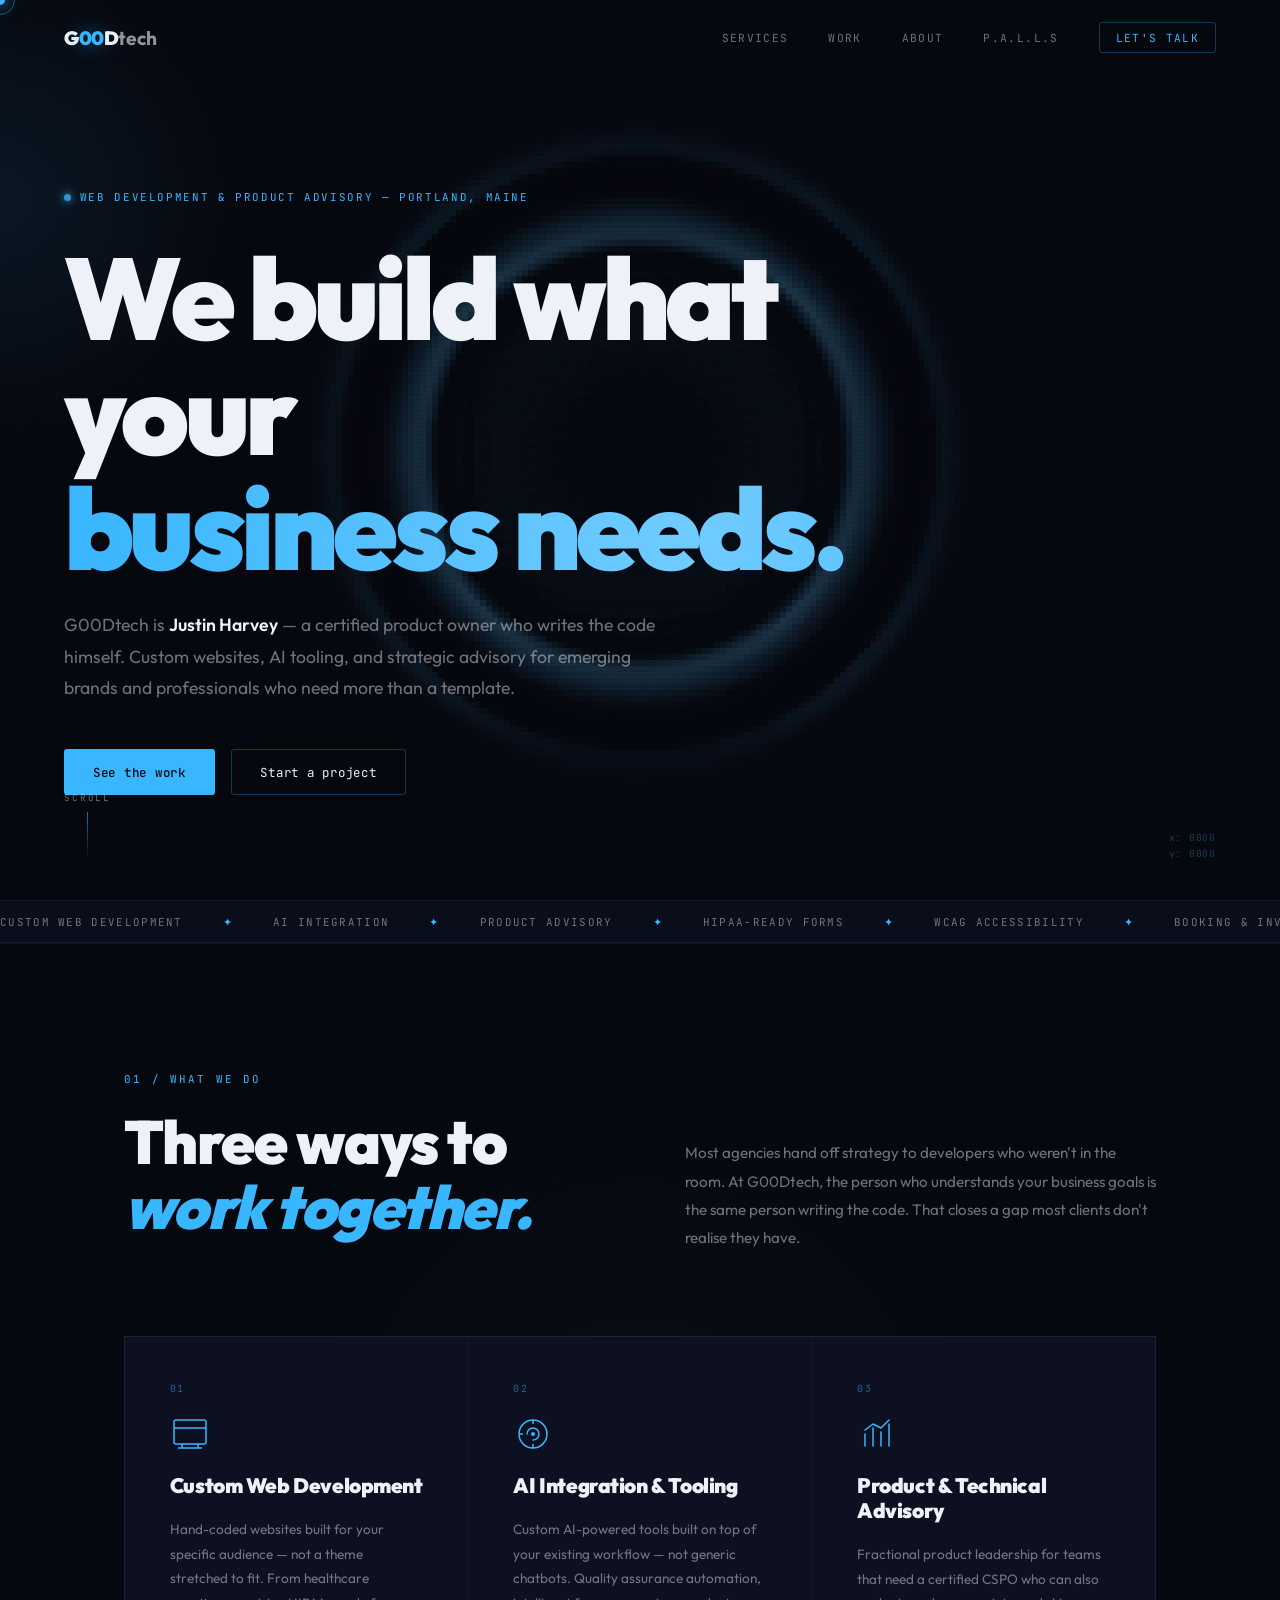
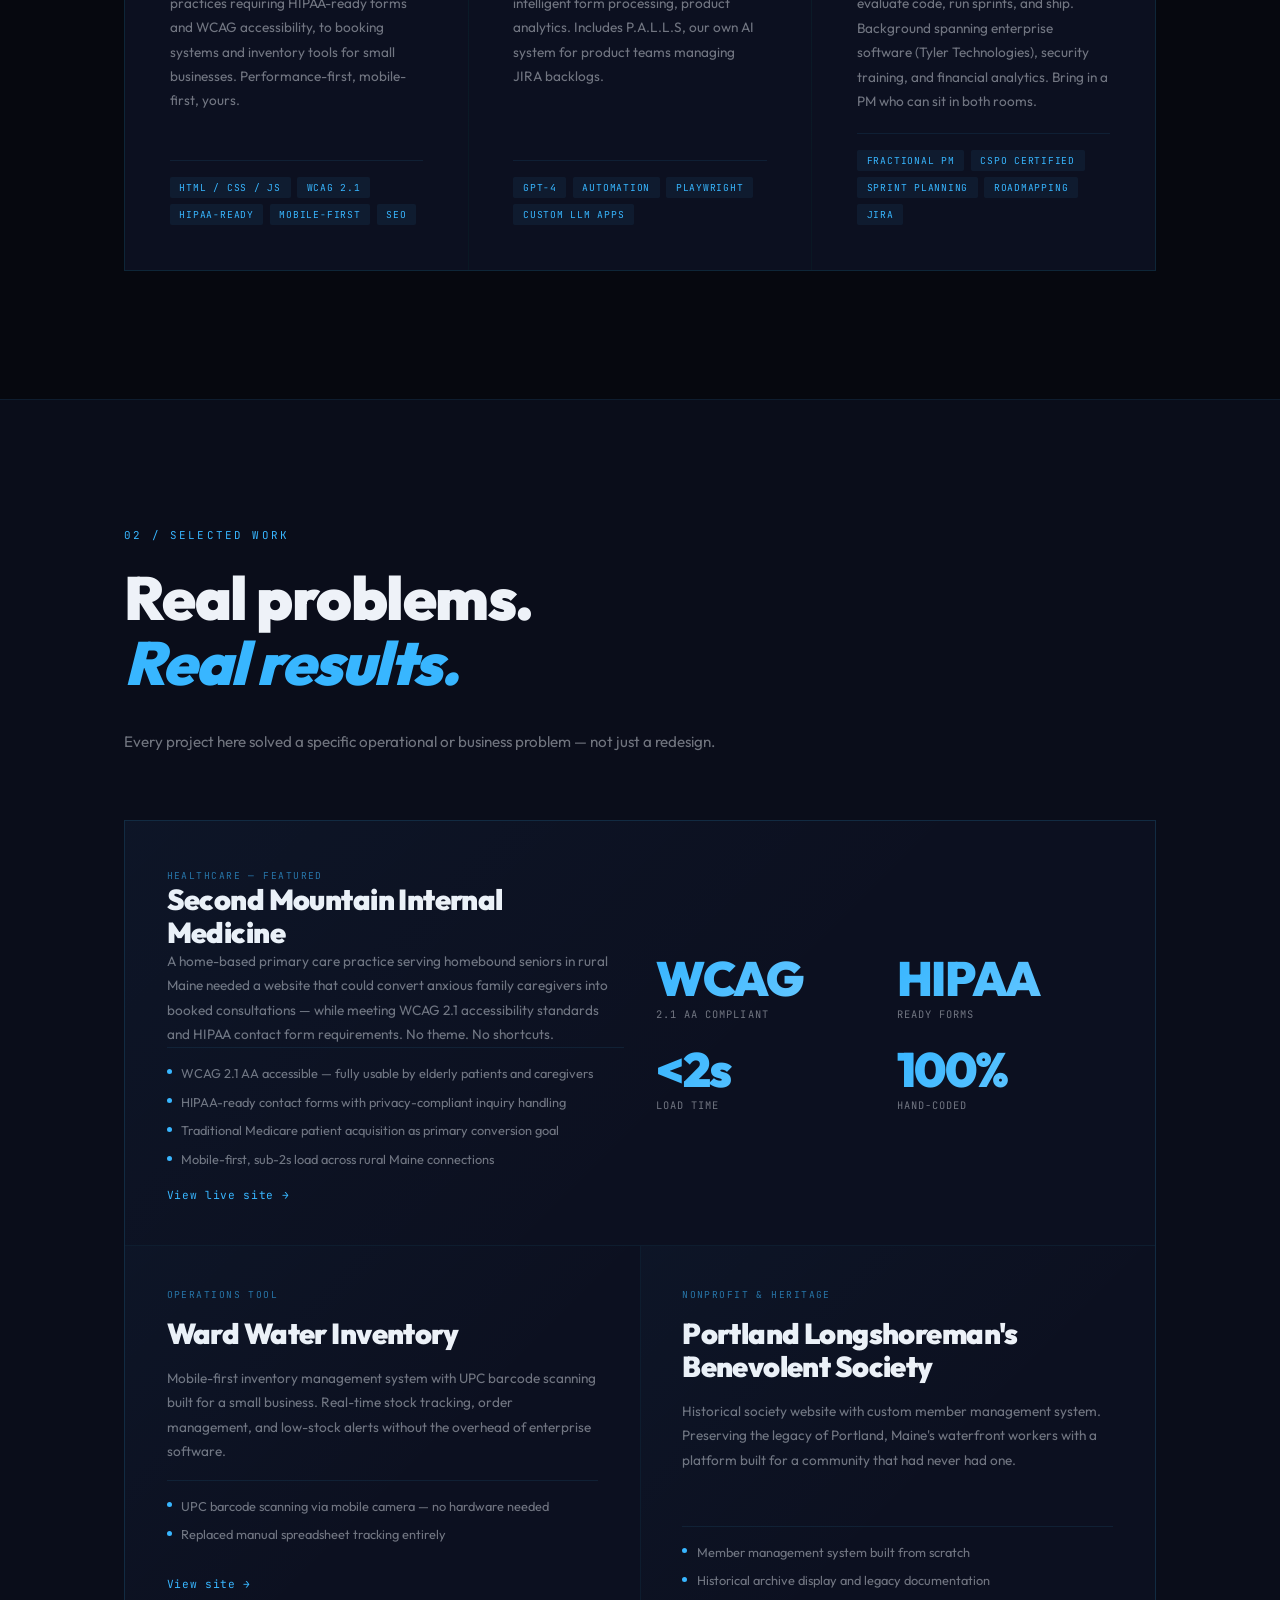
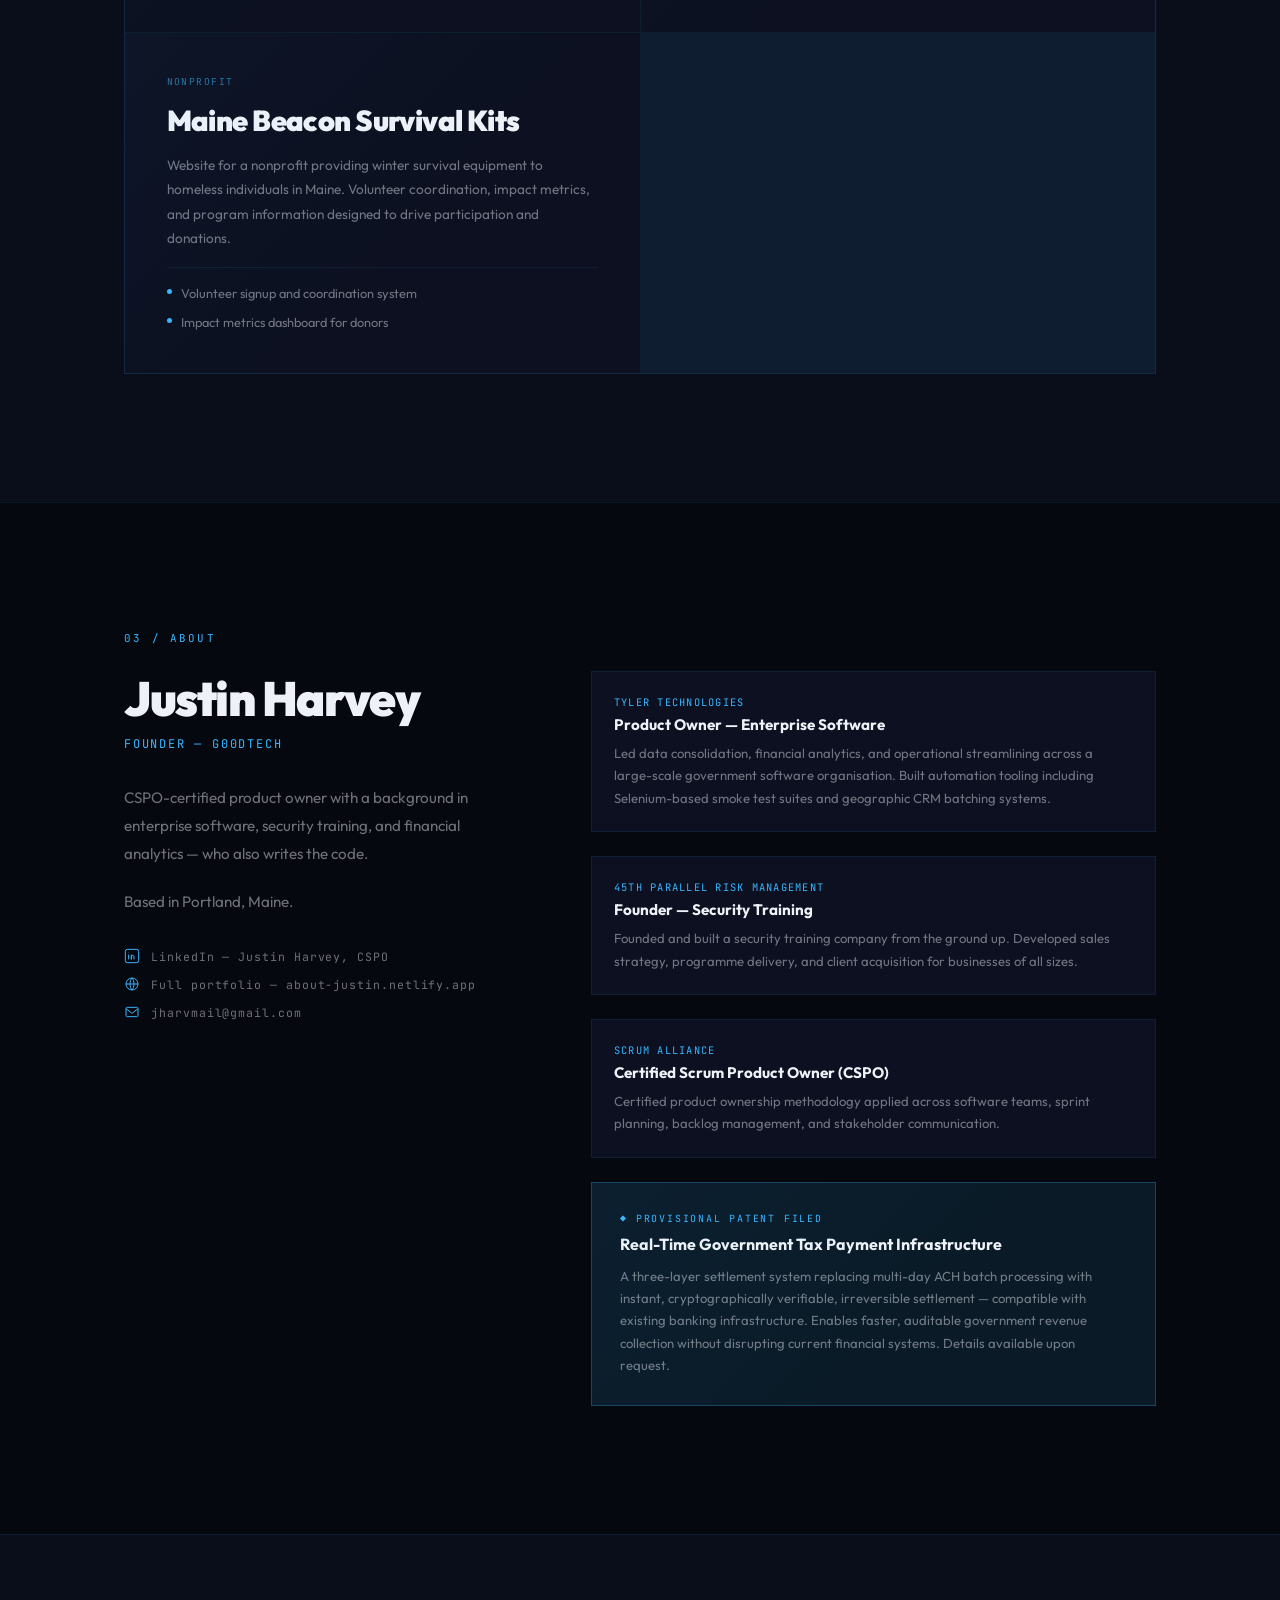
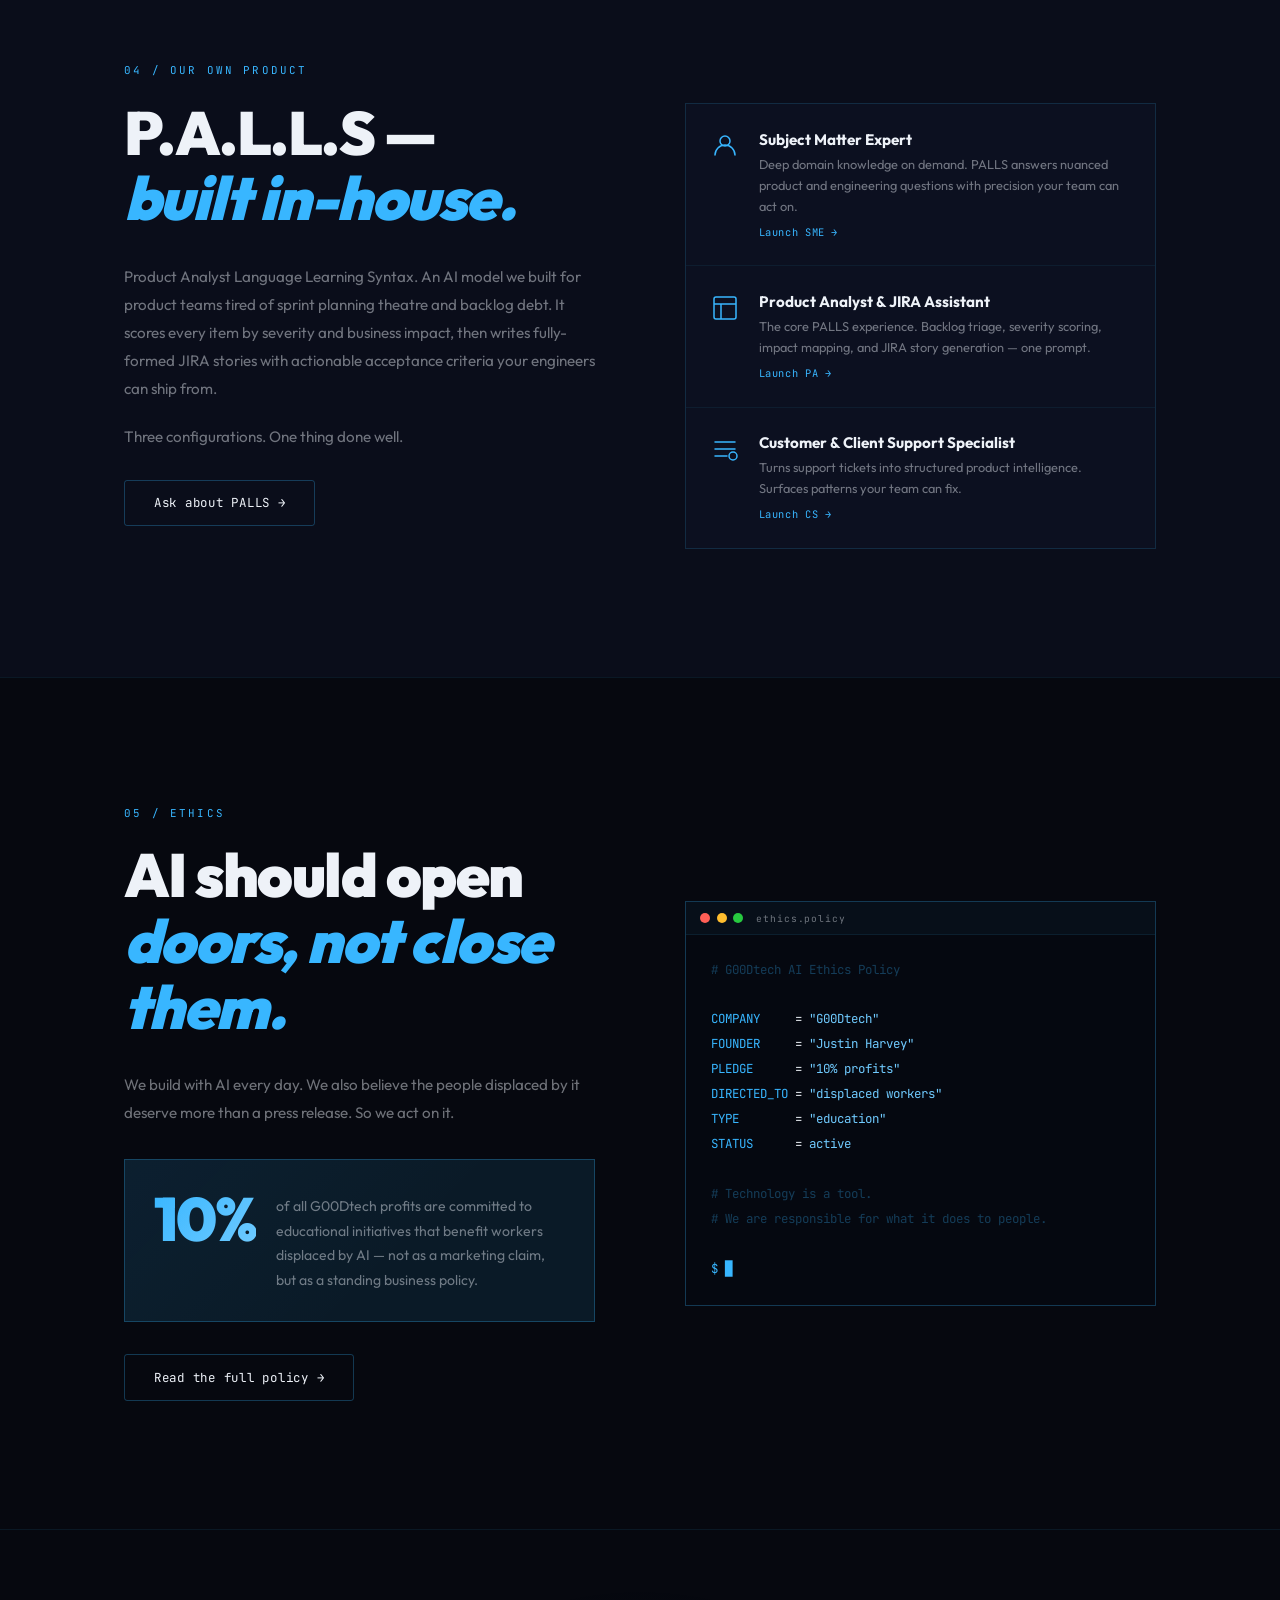
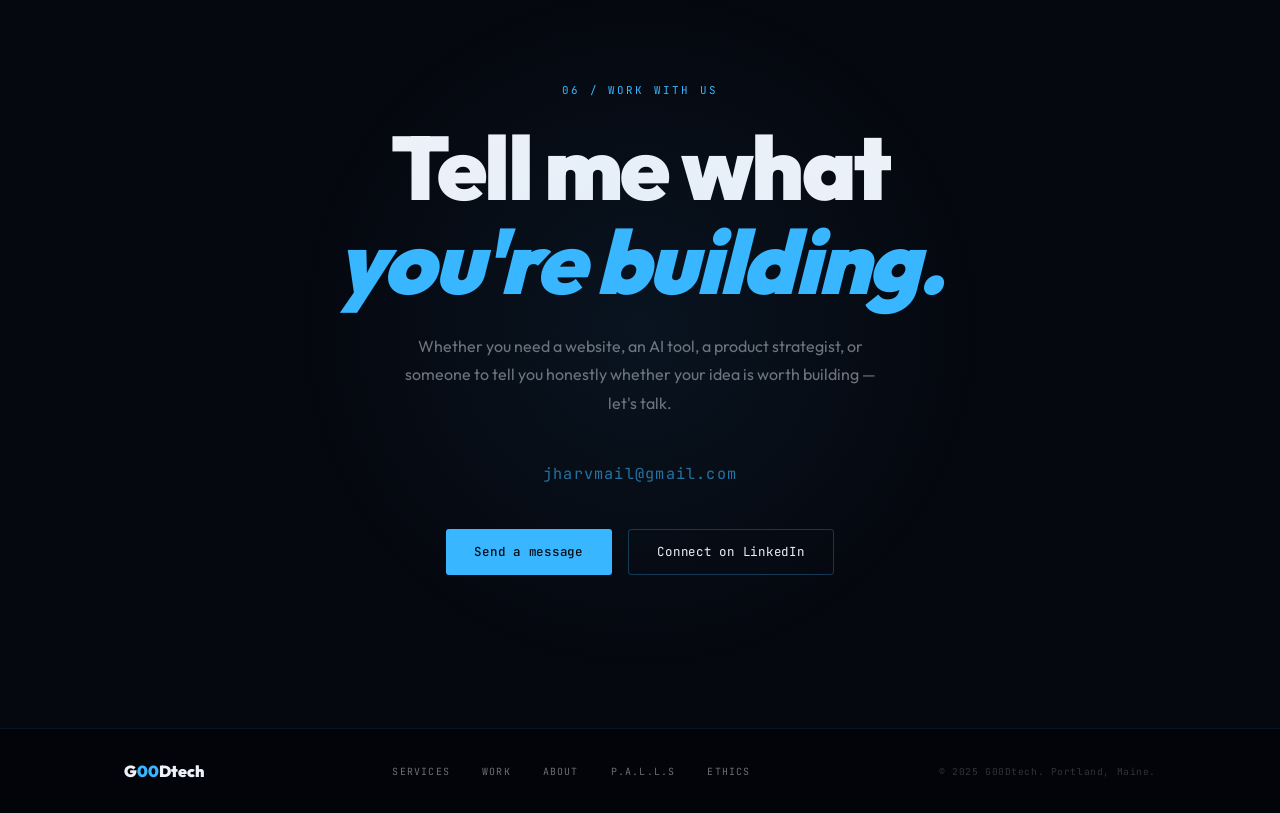
<file: index GT.html>
<!DOCTYPE html>
<html lang="en">
<head>
<meta charset="UTF-8">
<meta name="viewport" content="width=device-width,initial-scale=1.0,viewport-fit=cover">
<title>G00Dtech | Web Development & Product Advisory</title>
<meta name="description" content="G00Dtech builds custom websites and digital tools for emerging brands and professionals. Web development, AI integration, and product advisory by Justin Harvey.">
<link rel="preconnect" href="https://fonts.googleapis.com">
<link rel="preconnect" href="https://fonts.gstatic.com" crossorigin>
<link href="https://fonts.googleapis.com/css2?family=Outfit:wght@300;400;600;700;900&family=JetBrains+Mono:wght@400;500&display=swap" rel="stylesheet">
<style>
:root {
  --bg:       #06080f;
  --bg-mid:   #0a0d1a;
  --bg-card:  #0c1020;
  --bg-card-h:#111628;
  --blue:     #38b6ff;
  --blue-hi:  #70cbff;
  --white:    #eef2f8;
  --muted:    rgba(238,242,248,0.45);
  --border:   rgba(56,182,255,0.09);
  --border-h: rgba(56,182,255,0.28);
  --glow:     rgba(56,182,255,0.10);
  --outfit:   "Outfit", sans-serif;
  --mono:     "JetBrains Mono", monospace;
  --spring:   cubic-bezier(0.16,1,0.3,1);
}
*,*::before,*::after { margin:0; padding:0; box-sizing:border-box; }
html { font-family:var(--outfit); background:var(--bg); color:var(--white); scroll-behavior:smooth; cursor:none; }
body { overflow-x:hidden; }
a { color:inherit; text-decoration:none; }
img { display:block; max-width:100%; }

#cur {
  position:fixed; width:10px; height:10px; border-radius:50%;
  background:var(--blue); pointer-events:none; z-index:9999;
  transform:translate(-50%,-50%);
  box-shadow:0 0 14px var(--blue),0 0 28px rgba(56,182,255,.35);
  transition:transform .08s ease,opacity .3s ease;
}
#cur-ring {
  position:fixed; width:30px; height:30px; border-radius:50%;
  border:1px solid rgba(56,182,255,.45); pointer-events:none; z-index:9998;
  transform:translate(-50%,-50%);
}
#cur.grow { transform:translate(-50%,-50%) scale(2.2); }
#cur-ring.hide { opacity:0; }

.container { max-width:1160px; margin:0 auto; padding:0 clamp(1.5rem,5vw,4rem); }

[data-reveal] { opacity:0; transform:translateY(26px); transition:opacity .85s var(--spring),transform .85s var(--spring); }
[data-reveal].on { opacity:1; transform:none; }
[data-reveal][data-d="1"] { transition-delay:.10s; }
[data-reveal][data-d="2"] { transition-delay:.22s; }
[data-reveal][data-d="3"] { transition-delay:.34s; }
[data-reveal][data-d="4"] { transition-delay:.46s; }
[data-reveal][data-d="5"] { transition-delay:.58s; }

.grad {
  background:linear-gradient(to right,var(--blue) 0%,var(--blue-hi) 40%,var(--blue) 80%);
  background-size:200%; background-clip:text; -webkit-background-clip:text; -webkit-text-fill-color:transparent;
  animation:grad-shift 3s linear infinite;
}
@keyframes grad-shift { 0%{background-position:0%} 100%{background-position:200%} }

.sec-label { font-family:var(--mono); font-size:.68rem; letter-spacing:.2em; text-transform:uppercase; color:var(--blue); margin-bottom:1.4rem; display:block; }
.sec-title { font-family:var(--outfit); font-size:clamp(2rem,5vw,3.8rem); font-weight:900; line-height:1.08; letter-spacing:-.025em; margin-bottom:2rem; }
.sec-title em { font-style:italic; color:var(--blue); }
.body-text { font-size:.95rem; line-height:1.85; color:var(--muted); margin-bottom:1.25rem; }

.btn { display:inline-flex; align-items:center; gap:.5rem; font-family:var(--mono); font-size:.78rem; letter-spacing:.06em; padding:.85rem 1.8rem; border-radius:3px; transition:all .25s var(--spring); }
.btn-primary { background:var(--blue); color:var(--bg); font-weight:500; }
.btn-primary:hover { background:#fff; box-shadow:0 0 28px rgba(56,182,255,.45); transform:translateY(-2px); }
.btn-ghost { background:transparent; color:var(--white); border:1px solid var(--border-h); }
.btn-ghost:hover { border-color:var(--blue); color:var(--blue); transform:translateY(-2px); }

/* NAV */
.nav {
  position:fixed; top:0; left:0; right:0; z-index:100;
  display:flex; align-items:center; justify-content:space-between;
  padding:1.4rem clamp(1.5rem,5vw,4rem);
  transition:background .4s ease,border-color .4s ease;
  border-bottom:1px solid transparent;
}
.nav.scrolled { background:rgba(6,8,15,.92); backdrop-filter:blur(20px); -webkit-backdrop-filter:blur(20px); border-color:var(--border); }
.nav-logo { font-family:var(--outfit); font-size:1.2rem; font-weight:900; letter-spacing:-.02em; }
.nz { color:var(--blue); text-shadow:0 0 20px rgba(56,182,255,.5); }
.ndim { opacity:.6; font-weight:700; }
.nav-links { display:flex; align-items:center; gap:2.5rem; }
.nav-link { font-family:var(--mono); font-size:.7rem; letter-spacing:.12em; text-transform:uppercase; color:var(--muted); transition:color .2s ease; }
.nav-link:hover { color:var(--white); }
.nav-cta { color:var(--blue); border:1px solid var(--border-h); padding:.45rem 1rem; border-radius:3px; transition:all .2s ease; }
.nav-cta:hover { background:var(--glow); border-color:var(--blue); }
.nav-burger { display:none; flex-direction:column; gap:5px; background:none; border:none; cursor:none; padding:4px; }
.nav-burger span { display:block; width:22px; height:1.5px; background:var(--white); transition:all .3s var(--spring); transform-origin:center; }
.nav-burger.open span:first-child { transform:translateY(6.5px) rotate(45deg); }
.nav-burger.open span:last-child  { transform:translateY(-6.5px) rotate(-45deg); }
.nav-drawer { position:fixed; inset:0; z-index:90; background:var(--bg); display:flex; flex-direction:column; align-items:center; justify-content:center; gap:2.5rem; opacity:0; pointer-events:none; transition:opacity .25s ease; }
.nav-drawer.open { opacity:1; pointer-events:all; }
.drawer-link { font-family:var(--outfit); font-size:clamp(2rem,7vw,3.2rem); font-weight:900; color:var(--muted); transition:color .2s ease; }
.drawer-link:hover { color:var(--blue); }

/* HERO */
.hero { position:relative; min-height:100svh; display:flex; align-items:center; overflow:hidden; background:var(--bg); }
#ripple-canvas { position:absolute; inset:0; width:100%; height:100%; display:block; z-index:1; }
.hero-scan { position:absolute; inset:0; pointer-events:none; z-index:2; background:repeating-linear-gradient(to bottom,transparent 0,transparent 3px,rgba(0,0,0,.07) 3px,rgba(0,0,0,.07) 4px); }
#spotlight { position:absolute; width:500px; height:500px; border-radius:50%; pointer-events:none; z-index:2; transform:translate(-50%,-50%); background:radial-gradient(circle,rgba(56,182,255,.09) 0%,transparent 70%); transition:left .15s ease,top .15s ease; }
.hero-fade { position:absolute; bottom:0; left:0; right:0; height:220px; pointer-events:none; z-index:4; background:linear-gradient(to top,var(--bg) 0%,transparent 100%); }

.hero-content { position:relative; z-index:5; padding:clamp(6rem,14vw,10rem) clamp(1.5rem,5vw,4rem) 5rem; max-width:960px; }
.hero-badge { display:inline-flex; align-items:center; gap:.55rem; font-family:var(--mono); font-size:.68rem; letter-spacing:.15em; text-transform:uppercase; color:var(--blue); margin-bottom:2.2rem; }
.badge-dot { width:7px; height:7px; border-radius:50%; background:rgba(56,182,255,.8); flex-shrink:0; box-shadow:0 0 8px var(--blue); animation:pdot 2.5s ease-in-out infinite; }
@keyframes pdot { 0%,100%{opacity:1;transform:scale(1)} 50%{opacity:.4;transform:scale(.65)} }
.hero-hl { font-family:var(--outfit); font-size:clamp(2.8rem,9vw,8rem); font-weight:900; line-height:1; letter-spacing:-.04em; margin-bottom:1.5rem; animation:float 7s ease-in-out 1.2s infinite; }
@keyframes float { 0%,100%{transform:translateY(0)} 50%{transform:translateY(-9px)} }
.hero-sub { font-size:clamp(.95rem,1.8vw,1.1rem); line-height:1.8; color:var(--muted); margin-bottom:2.8rem; max-width:600px; }
.hero-sub strong { color:var(--white); font-weight:600; }
.hero-actions { display:flex; gap:1rem; flex-wrap:wrap; }

.hero-coords { position:absolute; bottom:2.5rem; right:clamp(1.5rem,5vw,4rem); z-index:5; display:flex; flex-direction:column; align-items:flex-end; gap:.2rem; font-family:var(--mono); font-size:.6rem; letter-spacing:.08em; color:rgba(56,182,255,.3); }
.hero-scroll { position:absolute; bottom:2.5rem; left:clamp(1.5rem,5vw,4rem); z-index:5; display:flex; flex-direction:column; align-items:center; gap:.5rem; font-family:var(--mono); font-size:.58rem; letter-spacing:.2em; text-transform:uppercase; color:var(--muted); }
.scroll-line { width:1px; height:48px; background:linear-gradient(to bottom,rgba(56,182,255,.6),transparent); animation:scrl 2.2s ease-in-out infinite; }
@keyframes scrl { 0%{transform:scaleY(0);transform-origin:top} 50%{transform:scaleY(1);transform-origin:top} 51%{transform:scaleY(1);transform-origin:bottom} 100%{transform:scaleY(0);transform-origin:bottom} }

/* TICKER */
.ticker { overflow:hidden; border-top:1px solid var(--border); border-bottom:1px solid var(--border); background:var(--bg-mid); padding:.85rem 0; }
.ticker-track { display:flex; align-items:center; gap:2.5rem; white-space:nowrap; font-family:var(--mono); font-size:.68rem; letter-spacing:.12em; text-transform:uppercase; color:var(--muted); animation:tick 38s linear infinite; }
.tsep { color:var(--blue); flex-shrink:0; }
@keyframes tick { 0%{transform:translateX(0)} 100%{transform:translateX(-50%)} }

/* SERVICES */
.services { padding:clamp(5rem,10vw,9rem) 0; border-top:1px solid var(--border); position:relative; }
.services::before { content:""; position:absolute; top:50%; left:50%; transform:translate(-50%,-50%); width:900px; height:600px; border-radius:50%; pointer-events:none; background:radial-gradient(circle,rgba(56,182,255,.04) 0%,transparent 70%); }
.services-intro { display:grid; grid-template-columns:1fr 1fr; gap:clamp(3rem,7vw,7rem); align-items:end; margin-bottom:4rem; position:relative; z-index:1; }
.services-grid { display:grid; grid-template-columns:repeat(3,1fr); gap:1px; background:var(--border); border:1px solid var(--border); position:relative; z-index:1; }
.svc-card { background:var(--bg-card); padding:clamp(1.8rem,3.5vw,2.8rem); display:flex; flex-direction:column; gap:1.2rem; transition:background .3s ease; position:relative; overflow:hidden; }
.svc-card::after { content:""; position:absolute; top:0; left:0; right:0; height:2px; background:transparent; transition:background .3s ease; }
.svc-card:hover { background:var(--bg-card-h); }
.svc-card:hover::after { background:linear-gradient(to right,var(--blue),var(--blue-hi)); }
.svc-num { font-family:var(--mono); font-size:.62rem; letter-spacing:.15em; color:rgba(56,182,255,.5); }
.svc-icon { width:40px; height:40px; color:var(--blue); }
.svc-title { font-family:var(--outfit); font-size:1.3rem; font-weight:900; letter-spacing:-.02em; color:var(--white); line-height:1.2; }
.svc-desc { font-size:.85rem; line-height:1.8; color:var(--muted); flex:1; }
.svc-tags { display:flex; flex-wrap:wrap; gap:.4rem; padding-top:1rem; border-top:1px solid var(--border); }
.svc-tag { font-family:var(--mono); font-size:.6rem; letter-spacing:.08em; text-transform:uppercase; color:var(--blue); background:rgba(56,182,255,.07); padding:.25rem .6rem; border-radius:2px; }

/* WORK */
.work { padding:clamp(5rem,10vw,9rem) 0; border-top:1px solid var(--border); background:var(--bg-mid); }
.work-intro { margin-bottom:4rem; max-width:600px; }
.work-grid { display:grid; grid-template-columns:1fr 1fr; gap:1px; background:var(--border); border:1px solid var(--border); }
.work-card { background:var(--bg-card); padding:clamp(1.8rem,3.5vw,2.6rem); display:flex; flex-direction:column; gap:1rem; transition:background .3s ease; position:relative; overflow:hidden; }
.work-card.featured { grid-column:span 2; display:grid; grid-template-columns:1fr 1fr; gap:2rem; align-items:center; }
.work-card:hover { background:var(--bg-card-h); }
.work-card::before { content:""; position:absolute; inset:0; background:linear-gradient(135deg,rgba(56,182,255,.03) 0%,transparent 60%); pointer-events:none; }
.work-tag { font-family:var(--mono); font-size:.6rem; letter-spacing:.15em; text-transform:uppercase; color:rgba(56,182,255,.6); }
.work-title { font-family:var(--outfit); font-size:clamp(1.2rem,2.5vw,1.8rem); font-weight:900; letter-spacing:-.02em; color:var(--white); line-height:1.15; }
.work-desc { font-size:.85rem; line-height:1.8; color:var(--muted); flex:1; }
.work-results { display:flex; flex-direction:column; gap:.6rem; padding-top:1rem; border-top:1px solid var(--border); }
.work-result { display:flex; align-items:flex-start; gap:.6rem; font-size:.8rem; color:var(--muted); line-height:1.5; }
.work-result::before { content:""; display:block; width:5px; height:5px; border-radius:50%; background:var(--blue); flex-shrink:0; margin-top:.35rem; }
.work-link { display:inline-flex; align-items:center; gap:.45rem; font-family:var(--mono); font-size:.7rem; letter-spacing:.06em; color:var(--blue); transition:gap .2s var(--spring),color .2s ease; }
.work-link:hover { gap:.75rem; color:#fff; }
.work-stats { display:grid; grid-template-columns:1fr 1fr; gap:1.5rem; }
.stat-val { font-family:var(--outfit); font-size:clamp(1.8rem,4vw,3rem); font-weight:900; letter-spacing:-.03em; line-height:1; background:linear-gradient(135deg,var(--blue),var(--blue-hi)); background-clip:text; -webkit-background-clip:text; -webkit-text-fill-color:transparent; }
.stat-label { font-family:var(--mono); font-size:.65rem; letter-spacing:.1em; text-transform:uppercase; color:var(--muted); margin-top:.3rem; }

/* ABOUT */
.about { padding:clamp(5rem,10vw,9rem) 0; border-top:1px solid var(--border); }
.about-grid { display:grid; grid-template-columns:1fr 1.5fr; gap:clamp(3rem,7vw,7rem); align-items:start; }
.about-sticky { position:sticky; top:8rem; }
.about-name { font-family:var(--outfit); font-size:clamp(2rem,4vw,3rem); font-weight:900; letter-spacing:-.03em; margin-bottom:.5rem; }
.about-title { font-family:var(--mono); font-size:.75rem; letter-spacing:.15em; text-transform:uppercase; color:var(--blue); margin-bottom:2rem; }
.about-links { display:flex; flex-direction:column; gap:.75rem; margin-top:2rem; }
.about-link { display:flex; align-items:center; gap:.7rem; font-family:var(--mono); font-size:.72rem; letter-spacing:.08em; color:var(--muted); transition:color .2s ease; }
.about-link:hover { color:var(--blue); }
.about-link-icon { width:16px; height:16px; color:var(--blue); flex-shrink:0; }

.creds { display:flex; flex-direction:column; gap:1.5rem; margin-top:2.5rem; }
.cred { padding:1.4rem; border:1px solid var(--border); background:var(--bg-card); transition:border-color .25s ease; }
.cred:hover { border-color:var(--border-h); }
.cred-org { font-family:var(--mono); font-size:.65rem; letter-spacing:.12em; text-transform:uppercase; color:var(--blue); margin-bottom:.4rem; }
.cred-role { font-family:var(--outfit); font-size:.95rem; font-weight:700; color:var(--white); margin-bottom:.5rem; }
.cred-desc { font-size:.82rem; line-height:1.7; color:var(--muted); }

.patent-block { border:1px solid var(--border-h); padding:1.8rem; background:var(--glow); margin-top:1.5rem; position:relative; overflow:hidden; }
.patent-block::before { content:""; position:absolute; inset:0; background:linear-gradient(135deg,rgba(56,182,255,.04) 0%,transparent 60%); }
.patent-label { font-family:var(--mono); font-size:.62rem; letter-spacing:.18em; text-transform:uppercase; color:var(--blue); margin-bottom:.6rem; }
.patent-title { font-family:var(--outfit); font-size:1rem; font-weight:700; color:var(--white); margin-bottom:.6rem; line-height:1.3; }
.patent-desc { font-size:.82rem; line-height:1.7; color:var(--muted); position:relative; z-index:1; }

/* PALLS */
.palls { padding:clamp(5rem,10vw,9rem) 0; border-top:1px solid var(--border); background:var(--bg-mid); }
.palls-grid { display:grid; grid-template-columns:1fr 1fr; gap:clamp(3rem,7vw,7rem); align-items:start; }
.palls-sticky { position:sticky; top:8rem; }
.palls-configs { display:grid; grid-template-columns:1fr; gap:1px; background:var(--border); border:1px solid var(--border); margin-top:2.5rem; }
.cfg-card { background:var(--bg-card); padding:1.6rem; display:flex; align-items:flex-start; gap:1.2rem; transition:background .3s ease; position:relative; overflow:hidden; }
.cfg-card::after { content:""; position:absolute; top:0; left:0; bottom:0; width:2px; background:transparent; transition:background .3s ease; }
.cfg-card:hover { background:var(--bg-card-h); }
.cfg-card:hover::after { background:linear-gradient(to bottom,var(--blue),var(--blue-hi)); }
.cfg-icon-sm { width:28px; height:28px; color:var(--blue); flex-shrink:0; margin-top:.1rem; }
.cfg-name { font-family:var(--outfit); font-size:.95rem; font-weight:700; color:var(--white); margin-bottom:.3rem; }
.cfg-desc-sm { font-size:.8rem; line-height:1.65; color:var(--muted); }
.cfg-launch { font-family:var(--mono); font-size:.65rem; letter-spacing:.06em; color:var(--blue); margin-top:.5rem; display:inline-flex; align-items:center; gap:.3rem; transition:gap .2s var(--spring); }
.cfg-launch:hover { gap:.55rem; }

/* ETHICS */
.ethics { padding:clamp(5rem,10vw,9rem) 0; border-top:1px solid var(--border); }
.ethics-inner { display:grid; grid-template-columns:1fr 1fr; gap:clamp(3rem,7vw,7rem); align-items:center; }
.pledge { display:flex; align-items:flex-start; gap:1.25rem; border:1px solid var(--border-h); padding:1.8rem; background:var(--glow); margin:2rem 0; position:relative; overflow:hidden; }
.pledge::before { content:""; position:absolute; inset:0; background:linear-gradient(135deg,rgba(56,182,255,.04) 0%,transparent 60%); }
.pledge-pct { font-family:var(--outfit); font-size:clamp(2.5rem,5vw,3.8rem); font-weight:900; letter-spacing:-.03em; line-height:1; flex-shrink:0; background:linear-gradient(135deg,var(--blue),var(--blue-hi)); background-clip:text; -webkit-background-clip:text; -webkit-text-fill-color:transparent; }
.pledge-copy { font-size:.88rem; line-height:1.75; color:var(--muted); padding-top:.3rem; position:relative; z-index:1; }
.ethics-terminal { border:1px solid var(--border-h); background:#050810; overflow:hidden; }
.term-bar { display:flex; align-items:center; gap:.4rem; padding:.6rem .9rem; background:rgba(56,182,255,.04); border-bottom:1px solid var(--border); }
.tdot { width:10px; height:10px; border-radius:50%; }
.tdot-r{background:#ff5f56;} .tdot-y{background:#ffbd2e;} .tdot-g{background:#27c93f;}
.term-title { font-family:var(--mono); font-size:.6rem; letter-spacing:.1em; color:var(--muted); margin-left:.4rem; }
.term-body { padding:1.4rem 1.6rem; font-family:var(--mono); font-size:.78rem; line-height:2; }
.t-key{color:var(--blue);} .t-val{color:var(--blue-hi);} .t-cm{color:rgba(56,182,255,.3);} .t-pr{color:var(--blue);}
.blink { animation:blink 1.1s step-end infinite; color:var(--blue); }
@keyframes blink { 0%,100%{opacity:1} 50%{opacity:0} }

/* CONTACT */
.contact { padding:clamp(6rem,12vw,11rem) 0; border-top:1px solid var(--border); text-align:center; position:relative; overflow:hidden; }
.contact::before { content:""; position:absolute; top:50%; left:50%; transform:translate(-50%,-50%); width:700px; height:700px; border-radius:50%; background:radial-gradient(circle,rgba(56,182,255,.07) 0%,transparent 70%); pointer-events:none; }
.contact-hl { font-family:var(--outfit); font-size:clamp(2.5rem,7vw,6rem); font-weight:900; line-height:1.05; letter-spacing:-.03em; margin-bottom:1.5rem; }
.contact-hl em { font-style:italic; color:var(--blue); }
.contact-sub { font-size:clamp(.9rem,1.8vw,1rem); line-height:1.8; color:var(--muted); max-width:480px; margin:0 auto 2.8rem; }
.contact-email { display:block; font-family:var(--mono); font-size:clamp(.78rem,1.8vw,.95rem); letter-spacing:.08em; color:rgba(56,182,255,.6); margin-bottom:2.8rem; transition:color .2s ease; }
.contact-email:hover { color:var(--blue); }
.contact-actions { display:flex; justify-content:center; gap:1rem; flex-wrap:wrap; }

/* FOOTER */
.footer { padding:2rem 0; border-top:1px solid var(--border); background:#020409; }
.footer-inner { display:flex; align-items:center; justify-content:space-between; flex-wrap:wrap; gap:1rem; }
.footer-logo { font-family:var(--outfit); font-size:1rem; font-weight:900; }
.footer-links { display:flex; gap:2rem; }
.footer-links a { font-family:var(--mono); font-size:.62rem; letter-spacing:.12em; text-transform:uppercase; color:var(--muted); transition:color .2s ease; }
.footer-links a:hover { color:var(--blue); }
.footer-copy { font-family:var(--mono); font-size:.6rem; letter-spacing:.06em; color:rgba(238,242,248,.2); }

@media(max-width:960px){
  .nav-links{display:none;} .nav-burger{display:flex;}
  .services-intro{grid-template-columns:1fr;}
  .services-grid{grid-template-columns:1fr;}
  .work-grid{grid-template-columns:1fr;}
  .work-card.featured{grid-column:span 1; grid-template-columns:1fr;}
  .about-grid{grid-template-columns:1fr;} .about-sticky{position:static;}
  .palls-grid{grid-template-columns:1fr;} .palls-sticky{position:static;}
  .ethics-inner{grid-template-columns:1fr;}
  .footer-inner{flex-direction:column;text-align:center;} .footer-links{justify-content:center;}
}
@media(max-width:540px){
  .hero-actions,.contact-actions{flex-direction:column;align-items:center;}
  .work-stats{grid-template-columns:1fr 1fr;}
}
@media(prefers-reduced-motion:reduce){
  *,*::before,*::after{animation-duration:.01ms !important;transition-duration:.01ms !important;}
  [data-reveal]{opacity:1;transform:none;}
  .hero-hl{animation:none;}
}
</style>
</head>
<body>
<div id="cur"></div>
<div id="cur-ring"></div>

<!-- NAV -->
<header class="nav" id="nav">
  <a href="#" class="nav-logo">G<span class="nz">00</span>D<span class="ndim">tech</span></a>
  <nav class="nav-links">
    <a href="#services" class="nav-link">Services</a>
    <a href="#work"     class="nav-link">Work</a>
    <a href="#about"    class="nav-link">About</a>
    <a href="#palls"    class="nav-link">P.A.L.L.S</a>
    <a href="#contact"  class="nav-link nav-cta">Let&#39;s talk</a>
  </nav>
  <button class="nav-burger" id="nav-burger" aria-label="Open menu" aria-expanded="false">
    <span></span><span></span>
  </button>
</header>
<div class="nav-drawer" id="nav-drawer" aria-hidden="true">
  <a href="#services" class="drawer-link">Services</a>
  <a href="#work"     class="drawer-link">Work</a>
  <a href="#about"    class="drawer-link">About</a>
  <a href="#palls"    class="drawer-link">P.A.L.L.S</a>
  <a href="#contact"  class="drawer-link">Contact</a>
</div>

<!-- HERO -->
<section class="hero" id="hero">
  <canvas id="ripple-canvas"></canvas>
  <div class="hero-scan"></div>
  <div id="spotlight"></div>
  <div class="hero-fade"></div>
  <div class="hero-content">
    <div class="hero-badge" data-reveal>
      <span class="badge-dot"></span>
      Web Development &amp; Product Advisory &mdash; Portland, Maine
    </div>
    <h1 class="hero-hl" data-reveal data-d="1">
      We build what your<br><span class="grad">business needs.</span>
    </h1>
    <p class="hero-sub" data-reveal data-d="2">
      G00Dtech is <strong>Justin Harvey</strong> &mdash; a certified product owner who writes the code himself.
      Custom websites, AI tooling, and strategic advisory for emerging brands and professionals
      who need more than a template.
    </p>
    <div class="hero-actions" data-reveal data-d="3">
      <a href="#work"    class="btn btn-primary">See the work</a>
      <a href="#contact" class="btn btn-ghost">Start a project</a>
    </div>
  </div>
  <div class="hero-coords">
    <span id="cx">x: 0000</span>
    <span id="cy">y: 0000</span>
  </div>
  <div class="hero-scroll">
    <span>scroll</span>
    <div class="scroll-line"></div>
  </div>
</section>

<!-- TICKER -->
<div class="ticker">
  <div class="ticker-track" id="ticker-track">
    <span>Custom Web Development</span><span class="tsep">&#10022;</span>
    <span>AI Integration</span><span class="tsep">&#10022;</span>
    <span>Product Advisory</span><span class="tsep">&#10022;</span>
    <span>HIPAA-Ready Forms</span><span class="tsep">&#10022;</span>
    <span>WCAG Accessibility</span><span class="tsep">&#10022;</span>
    <span>Booking &amp; Inventory Systems</span><span class="tsep">&#10022;</span>
    <span>Fractional PM</span><span class="tsep">&#10022;</span>
    <span>Emerging Brands</span><span class="tsep">&#10022;</span>
    <span>Healthcare Practices</span><span class="tsep">&#10022;</span>
    <span>Browser Extensions</span><span class="tsep">&#10022;</span>
    <span>Custom Web Development</span><span class="tsep">&#10022;</span>
    <span>AI Integration</span><span class="tsep">&#10022;</span>
    <span>Product Advisory</span><span class="tsep">&#10022;</span>
    <span>HIPAA-Ready Forms</span><span class="tsep">&#10022;</span>
    <span>WCAG Accessibility</span><span class="tsep">&#10022;</span>
    <span>Booking &amp; Inventory Systems</span><span class="tsep">&#10022;</span>
    <span>Fractional PM</span><span class="tsep">&#10022;</span>
    <span>Emerging Brands</span><span class="tsep">&#10022;</span>
    <span>Healthcare Practices</span><span class="tsep">&#10022;</span>
    <span>Browser Extensions</span><span class="tsep">&#10022;</span>
  </div>
</div>

<!-- SERVICES -->
<section class="services" id="services">
  <div class="container">
    <div class="services-intro">
      <div>
        <span class="sec-label" data-reveal>01 / What we do</span>
        <h2 class="sec-title" data-reveal data-d="1">
          Three ways to<br><em>work together.</em>
        </h2>
      </div>
      <p class="body-text" data-reveal data-d="2">
        Most agencies hand off strategy to developers who weren&#39;t in the room. At G00Dtech, the person
        who understands your business goals is the same person writing the code. That closes a gap most
        clients don&#39;t realise they have.
      </p>
    </div>
    <div class="services-grid">

      <div class="svc-card" data-reveal data-d="1">
        <span class="svc-num">01</span>
        <svg class="svc-icon" viewBox="0 0 40 40" fill="none">
          <rect x="4" y="6" width="32" height="24" rx="2" stroke="currentColor" stroke-width="1.5"/>
          <line x1="4" y1="14" x2="36" y2="14" stroke="currentColor" stroke-width="1.5"/>
          <line x1="12" y1="30" x2="12" y2="34" stroke="currentColor" stroke-width="1.5"/>
          <line x1="28" y1="30" x2="28" y2="34" stroke="currentColor" stroke-width="1.5"/>
          <line x1="8" y1="34" x2="32" y2="34" stroke="currentColor" stroke-width="1.5"/>
        </svg>
        <h3 class="svc-title">Custom Web Development</h3>
        <p class="svc-desc">
          Hand-coded websites built for your specific audience &mdash; not a theme stretched to fit.
          From healthcare practices requiring HIPAA-ready forms and WCAG accessibility, to booking
          systems and inventory tools for small businesses. Performance-first, mobile-first, yours.
        </p>
        <div class="svc-tags">
          <span class="svc-tag">HTML / CSS / JS</span>
          <span class="svc-tag">WCAG 2.1</span>
          <span class="svc-tag">HIPAA-Ready</span>
          <span class="svc-tag">Mobile-First</span>
          <span class="svc-tag">SEO</span>
        </div>
      </div>

      <div class="svc-card" data-reveal data-d="2">
        <span class="svc-num">02</span>
        <svg class="svc-icon" viewBox="0 0 40 40" fill="none">
          <circle cx="20" cy="20" r="14" stroke="currentColor" stroke-width="1.5"/>
          <path d="M14 20c0-3.314 2.686-6 6-6s6 2.686 6 6-2.686 6-6 6" stroke="currentColor" stroke-width="1.5" stroke-linecap="round"/>
          <circle cx="20" cy="20" r="2" fill="currentColor"/>
          <line x1="20" y1="6" x2="20" y2="10" stroke="currentColor" stroke-width="1.5"/>
          <line x1="20" y1="30" x2="20" y2="34" stroke="currentColor" stroke-width="1.5"/>
          <line x1="6" y1="20" x2="10" y2="20" stroke="currentColor" stroke-width="1.5"/>
        </svg>
        <h3 class="svc-title">AI Integration &amp; Tooling</h3>
        <p class="svc-desc">
          Custom AI-powered tools built on top of your existing workflow &mdash; not generic chatbots.
          Quality assurance automation, intelligent form processing, product analytics.
          Includes P.A.L.L.S, our own AI system for product teams managing JIRA backlogs.
        </p>
        <div class="svc-tags">
          <span class="svc-tag">GPT-4</span>
          <span class="svc-tag">Automation</span>
          <span class="svc-tag">Playwright</span>
          <span class="svc-tag">Custom LLM Apps</span>
        </div>
      </div>

      <div class="svc-card" data-reveal data-d="3">
        <span class="svc-num">03</span>
        <svg class="svc-icon" viewBox="0 0 40 40" fill="none">
          <path d="M8 32V20M16 32V14M24 32V18M32 32V10" stroke="currentColor" stroke-width="1.5" stroke-linecap="round"/>
          <path d="M8 16l8-6 8 4 8-8" stroke="currentColor" stroke-width="1.5" stroke-linecap="round" stroke-linejoin="round"/>
        </svg>
        <h3 class="svc-title">Product &amp; Technical Advisory</h3>
        <p class="svc-desc">
          Fractional product leadership for teams that need a certified CSPO who can also evaluate
          code, run sprints, and ship. Background spanning enterprise software (Tyler Technologies),
          security training, and financial analytics. Bring in a PM who can sit in both rooms.
        </p>
        <div class="svc-tags">
          <span class="svc-tag">Fractional PM</span>
          <span class="svc-tag">CSPO Certified</span>
          <span class="svc-tag">Sprint Planning</span>
          <span class="svc-tag">Roadmapping</span>
          <span class="svc-tag">Jira</span>
        </div>
      </div>

    </div>
  </div>
</section>

<!-- WORK -->
<section class="work" id="work">
  <div class="container">
    <div class="work-intro">
      <span class="sec-label" data-reveal>02 / Selected Work</span>
      <h2 class="sec-title" data-reveal data-d="1">
        Real problems.<br><em>Real results.</em>
      </h2>
      <p class="body-text" data-reveal data-d="2">
        Every project here solved a specific operational or business problem &mdash; not just a redesign.
      </p>
    </div>

    <div class="work-grid">

      <!-- Featured: Second Mountain -->
      <article class="work-card featured" data-reveal>
        <div>
          <span class="work-tag">Healthcare &mdash; Featured</span>
          <h3 class="work-title">Second Mountain Internal Medicine</h3>
          <p class="work-desc">
            A home-based primary care practice serving homebound seniors in rural Maine needed a website
            that could convert anxious family caregivers into booked consultations &mdash; while meeting
            WCAG 2.1 accessibility standards and HIPAA contact form requirements. No theme. No shortcuts.
          </p>
          <div class="work-results">
            <p class="work-result">WCAG 2.1 AA accessible &mdash; fully usable by elderly patients and caregivers</p>
            <p class="work-result">HIPAA-ready contact forms with privacy-compliant inquiry handling</p>
            <p class="work-result">Traditional Medicare patient acquisition as primary conversion goal</p>
            <p class="work-result">Mobile-first, sub-2s load across rural Maine connections</p>
          </div>
          <a href="https://secondmountaininternalmedicine.com" class="work-link" target="_blank" rel="noopener" style="margin-top:1.2rem">
            View live site &#8594;
          </a>
        </div>
        <div class="work-stats">
          <div>
            <div class="stat-val">WCAG</div>
            <div class="stat-label">2.1 AA Compliant</div>
          </div>
          <div>
            <div class="stat-val">HIPAA</div>
            <div class="stat-label">Ready Forms</div>
          </div>
          <div>
            <div class="stat-val">&lt;2s</div>
            <div class="stat-label">Load Time</div>
          </div>
          <div>
            <div class="stat-val">100%</div>
            <div class="stat-label">Hand-Coded</div>
          </div>
        </div>
      </article>

      <!-- Ward Water -->
      <article class="work-card" data-reveal data-d="2">
        <span class="work-tag">Operations Tool</span>
        <h3 class="work-title">Ward Water Inventory</h3>
        <p class="work-desc">
          Mobile-first inventory management system with UPC barcode scanning built for a small
          business. Real-time stock tracking, order management, and low-stock alerts without
          the overhead of enterprise software.
        </p>
        <div class="work-results">
          <p class="work-result">UPC barcode scanning via mobile camera &mdash; no hardware needed</p>
          <p class="work-result">Replaced manual spreadsheet tracking entirely</p>
        </div>
        <a href="https://ward-water.netlify.app/" class="work-link" target="_blank" rel="noopener" style="margin-top:1rem">
          View site &#8594;
        </a>
      </article>

      <!-- Portland Longshoreman -->
      <article class="work-card" data-reveal data-d="1">
        <span class="work-tag">Nonprofit &amp; Heritage</span>
        <h3 class="work-title">Portland Longshoreman&#39;s Benevolent Society</h3>
        <p class="work-desc">
          Historical society website with custom member management system. Preserving the legacy
          of Portland, Maine&#39;s waterfront workers with a platform built for a community that
          had never had one.
        </p>
        <div class="work-results">
          <p class="work-result">Member management system built from scratch</p>
          <p class="work-result">Historical archive display and legacy documentation</p>
        </div>
      </article>

      <!-- Maine Beacon -->
      <article class="work-card" data-reveal data-d="2">
        <span class="work-tag">Nonprofit</span>
        <h3 class="work-title">Maine Beacon Survival Kits</h3>
        <p class="work-desc">
          Website for a nonprofit providing winter survival equipment to homeless individuals
          in Maine. Volunteer coordination, impact metrics, and program information designed
          to drive participation and donations.
        </p>
        <div class="work-results">
          <p class="work-result">Volunteer signup and coordination system</p>
          <p class="work-result">Impact metrics dashboard for donors</p>
        </div>
      </article>

    </div>
  </div>
</section>

<!-- ABOUT -->
<section class="about" id="about">
  <div class="container">
    <div class="about-grid">
      <div class="about-sticky">
        <span class="sec-label" data-reveal>03 / About</span>
        <h2 class="about-name" data-reveal data-d="1">Justin Harvey</h2>
        <p class="about-title" data-reveal data-d="1">Founder &mdash; G00Dtech</p>
        <p class="body-text" data-reveal data-d="2">
          CSPO-certified product owner with a background in enterprise software, security training,
          and financial analytics &mdash; who also writes the code.
        </p>
        <p class="body-text" data-reveal data-d="2">
          Based in Portland, Maine.
        </p>
        <div class="about-links" data-reveal data-d="3">
          <a href="https://www.linkedin.com/in/justin-harvey-cspo/" class="about-link" target="_blank" rel="noopener">
            <svg class="about-link-icon" viewBox="0 0 24 24" fill="none"><rect x="2" y="2" width="20" height="20" rx="3" stroke="currentColor" stroke-width="1.5"/><line x1="7" y1="10" x2="7" y2="17" stroke="currentColor" stroke-width="1.5"/><line x1="7" y1="7" x2="7" y2="7.5" stroke="currentColor" stroke-width="2"/><path d="M11 17v-4c0-1.105.895-2 2-2s2 .895 2 2v4" stroke="currentColor" stroke-width="1.5"/><line x1="11" y1="10" x2="11" y2="17" stroke="currentColor" stroke-width="1.5"/></svg>
            LinkedIn &mdash; Justin Harvey, CSPO
          </a>
          <a href="https://about-justin.netlify.app/" class="about-link" target="_blank" rel="noopener">
            <svg class="about-link-icon" viewBox="0 0 24 24" fill="none"><circle cx="12" cy="12" r="9" stroke="currentColor" stroke-width="1.5"/><path d="M12 3c-2 2.5-3 5.5-3 9s1 6.5 3 9M12 3c2 2.5 3 5.5 3 9s-1 6.5-3 9M3 12h18" stroke="currentColor" stroke-width="1.5"/></svg>
            Full portfolio &mdash; about-justin.netlify.app
          </a>
          <a href="mailto:jharvmail@gmail.com" class="about-link">
            <svg class="about-link-icon" viewBox="0 0 24 24" fill="none"><rect x="3" y="5" width="18" height="14" rx="2" stroke="currentColor" stroke-width="1.5"/><path d="M3 7l9 7 9-7" stroke="currentColor" stroke-width="1.5"/></svg>
            jharvmail@gmail.com
          </a>
        </div>
      </div>

      <div>
        <div class="creds" data-reveal>
          <div class="cred">
            <p class="cred-org">Tyler Technologies</p>
            <p class="cred-role">Product Owner &mdash; Enterprise Software</p>
            <p class="cred-desc">Led data consolidation, financial analytics, and operational streamlining across a large-scale government software organisation. Built automation tooling including Selenium-based smoke test suites and geographic CRM batching systems.</p>
          </div>
          <div class="cred">
            <p class="cred-org">45th Parallel Risk Management</p>
            <p class="cred-role">Founder &mdash; Security Training</p>
            <p class="cred-desc">Founded and built a security training company from the ground up. Developed sales strategy, programme delivery, and client acquisition for businesses of all sizes.</p>
          </div>
          <div class="cred">
            <p class="cred-org">Scrum Alliance</p>
            <p class="cred-role">Certified Scrum Product Owner (CSPO)</p>
            <p class="cred-desc">Certified product ownership methodology applied across software teams, sprint planning, backlog management, and stakeholder communication.</p>
          </div>
        </div>

        <div class="patent-block" data-reveal data-d="1">
          <p class="patent-label">&#9670; Provisional Patent Filed</p>
          <p class="patent-title">Real-Time Government Tax Payment Infrastructure</p>
          <p class="patent-desc">
            A three-layer settlement system replacing multi-day ACH batch processing with instant,
            cryptographically verifiable, irreversible settlement &mdash; compatible with existing banking
            infrastructure. Enables faster, auditable government revenue collection without disrupting
            current financial systems. Details available upon request.
          </p>
        </div>
      </div>
    </div>
  </div>
</section>

<!-- PALLS -->
<section class="palls" id="palls">
  <div class="container">
    <div class="palls-grid">
      <div class="palls-sticky">
        <span class="sec-label" data-reveal>04 / Our Own Product</span>
        <h2 class="sec-title" data-reveal data-d="1">
          P.A.L.L.S &mdash;<br><em>built in-house.</em>
        </h2>
        <p class="body-text" data-reveal data-d="2">
          Product Analyst Language Learning Syntax. An AI model we built for product teams
          tired of sprint planning theatre and backlog debt. It scores every item by severity
          and business impact, then writes fully-formed JIRA stories with actionable acceptance
          criteria your engineers can ship from.
        </p>
        <p class="body-text" data-reveal data-d="2">
          Three configurations. One thing done well.
        </p>
        <a href="#contact" class="btn btn-ghost" data-reveal data-d="3" style="margin-top:.5rem">
          Ask about PALLS &#8594;
        </a>
      </div>

      <div>
        <div class="palls-configs" data-reveal data-d="1">
          <a href="https://main--g00d-tech.netlify.app/sme" class="cfg-card" target="_blank" rel="noopener">
            <svg class="cfg-icon-sm" viewBox="0 0 28 28" fill="none"><circle cx="14" cy="10" r="5" stroke="currentColor" stroke-width="1.5"/><path d="M4 24c0-5.523 4.477-10 10-10s10 4.477 10 10" stroke="currentColor" stroke-width="1.5" stroke-linecap="round"/></svg>
            <div>
              <p class="cfg-name">Subject Matter Expert</p>
              <p class="cfg-desc-sm">Deep domain knowledge on demand. PALLS answers nuanced product and engineering questions with precision your team can act on.</p>
              <span class="cfg-launch">Launch SME &#8594;</span>
            </div>
          </a>
          <a href="https://main--g00d-tech.netlify.app/pa" class="cfg-card" target="_blank" rel="noopener">
            <svg class="cfg-icon-sm" viewBox="0 0 28 28" fill="none"><rect x="3" y="3" width="22" height="22" rx="2" stroke="currentColor" stroke-width="1.5"/><line x1="3" y1="10" x2="25" y2="10" stroke="currentColor" stroke-width="1.5"/><line x1="10" y1="10" x2="10" y2="25" stroke="currentColor" stroke-width="1.5"/></svg>
            <div>
              <p class="cfg-name">Product Analyst &amp; JIRA Assistant</p>
              <p class="cfg-desc-sm">The core PALLS experience. Backlog triage, severity scoring, impact mapping, and JIRA story generation &mdash; one prompt.</p>
              <span class="cfg-launch">Launch PA &#8594;</span>
            </div>
          </a>
          <a href="https://main--g00d-tech.netlify.app/cs" class="cfg-card" target="_blank" rel="noopener">
            <svg class="cfg-icon-sm" viewBox="0 0 28 28" fill="none"><path d="M4 7h20M4 14h20M4 21h12" stroke="currentColor" stroke-width="1.5" stroke-linecap="round"/><circle cx="22" cy="21" r="4" stroke="currentColor" stroke-width="1.5"/></svg>
            <div>
              <p class="cfg-name">Customer &amp; Client Support Specialist</p>
              <p class="cfg-desc-sm">Turns support tickets into structured product intelligence. Surfaces patterns your team can fix.</p>
              <span class="cfg-launch">Launch CS &#8594;</span>
            </div>
          </a>
        </div>
      </div>
    </div>
  </div>
</section>

<!-- ETHICS -->
<section class="ethics" id="ethics">
  <div class="container">
    <div class="ethics-inner">
      <div>
        <span class="sec-label" data-reveal>05 / Ethics</span>
        <h2 class="sec-title" data-reveal data-d="1">
          AI should open<br><em>doors, not close them.</em>
        </h2>
        <p class="body-text" data-reveal data-d="2">
          We build with AI every day. We also believe the people displaced by it deserve
          more than a press release. So we act on it.
        </p>
        <div class="pledge" data-reveal data-d="3">
          <span class="pledge-pct">10%</span>
          <p class="pledge-copy">of all G00Dtech profits are committed to educational initiatives that benefit workers displaced by AI &mdash; not as a marketing claim, but as a standing business policy.</p>
        </div>
        <a href="https://unrivaled-licorice-c10ff0.netlify.app/ethics" class="btn btn-ghost" target="_blank" rel="noopener" data-reveal data-d="4">
          Read the full policy &#8594;
        </a>
      </div>
      <div data-reveal data-d="2">
        <div class="ethics-terminal">
          <div class="term-bar">
            <span class="tdot tdot-r"></span><span class="tdot tdot-y"></span><span class="tdot tdot-g"></span>
            <span class="term-title">ethics.policy</span>
          </div>
          <div class="term-body">
            <p><span class="t-cm"># G00Dtech AI Ethics Policy</span></p>
            <p>&nbsp;</p>
            <p><span class="t-key">COMPANY</span>&nbsp;&nbsp;&nbsp;&nbsp; = <span class="t-val">"G00Dtech"</span></p>
            <p><span class="t-key">FOUNDER</span>&nbsp;&nbsp;&nbsp;&nbsp; = <span class="t-val">"Justin Harvey"</span></p>
            <p><span class="t-key">PLEDGE</span>&nbsp;&nbsp;&nbsp;&nbsp;&nbsp; = <span class="t-val">"10% profits"</span></p>
            <p><span class="t-key">DIRECTED_TO</span> = <span class="t-val">"displaced workers"</span></p>
            <p><span class="t-key">TYPE</span>&nbsp;&nbsp;&nbsp;&nbsp;&nbsp;&nbsp;&nbsp; = <span class="t-val">"education"</span></p>
            <p><span class="t-key">STATUS</span>&nbsp;&nbsp;&nbsp;&nbsp;&nbsp; = <span class="t-val">active</span></p>
            <p>&nbsp;</p>
            <p><span class="t-cm"># Technology is a tool.</span></p>
            <p><span class="t-cm"># We are responsible for what it does to people.</span></p>
            <p>&nbsp;</p>
            <p><span class="t-pr">$</span> <span class="blink">&#9608;</span></p>
          </div>
        </div>
      </div>
    </div>
  </div>
</section>

<!-- CONTACT -->
<section class="contact" id="contact">
  <div class="container">
    <span class="sec-label" data-reveal style="text-align:center">06 / Work with us</span>
    <h2 class="contact-hl" data-reveal data-d="1">
      Tell me what<br><em>you&#39;re building.</em>
    </h2>
    <p class="contact-sub" data-reveal data-d="2">
      Whether you need a website, an AI tool, a product strategist, or someone to tell you
      honestly whether your idea is worth building &mdash; let&#39;s talk.
    </p>
    <a href="mailto:jharvmail@gmail.com" class="contact-email" data-reveal data-d="3">jharvmail@gmail.com</a>
    <div class="contact-actions" data-reveal data-d="4">
      <a href="mailto:jharvmail@gmail.com" class="btn btn-primary">Send a message</a>
      <a href="https://www.linkedin.com/in/justin-harvey-cspo/" class="btn btn-ghost" target="_blank" rel="noopener">Connect on LinkedIn</a>
    </div>
  </div>
</section>

<!-- FOOTER -->
<footer class="footer">
  <div class="container footer-inner">
    <span class="footer-logo">G<span style="color:var(--blue)">00</span>Dtech</span>
    <div class="footer-links">
      <a href="#services">Services</a>
      <a href="#work">Work</a>
      <a href="#about">About</a>
      <a href="#palls">P.A.L.L.S</a>
      <a href="#ethics">Ethics</a>
    </div>
    <span class="footer-copy">&copy; 2025 G00Dtech. Portland, Maine.</span>
  </div>
</footer>

<script>
(function(){
  // Cursor
  var cur=document.getElementById("cur");
  var ring=document.getElementById("cur-ring");
  var spot=document.getElementById("spotlight");
  var mx=0,my=0,rx=0,ry=0;
  document.addEventListener("mousemove",function(e){
    mx=e.clientX; my=e.clientY;
    cur.style.left=mx+"px"; cur.style.top=my+"px";
    spot.style.left=mx+"px"; spot.style.top=my+"px";
  });
  (function tr(){rx+=(mx-rx)*0.13;ry+=(my-ry)*0.13;ring.style.left=rx+"px";ring.style.top=ry+"px";requestAnimationFrame(tr);})();
  document.addEventListener("mouseover",function(e){if(e.target.closest("a,button,.svc-card,.work-card,.cred,.cfg-card")){cur.classList.add("grow");ring.classList.add("hide");}});
  document.addEventListener("mouseout", function(e){if(e.target.closest("a,button,.svc-card,.work-card,.cred,.cfg-card")){cur.classList.remove("grow");ring.classList.remove("hide");}});
  document.addEventListener("mouseleave",function(){cur.style.opacity="0";ring.style.opacity="0";});
  document.addEventListener("mouseenter",function(){cur.style.opacity="1";ring.style.opacity="1";});

  // Canvas wave engine
  var rcanvas=document.getElementById("ripple-canvas");
  var rctx=rcanvas.getContext("2d");
  var PIXEL_SIZE=(window.innerWidth<900||'ontouchstart'in window||navigator.maxTouchPoints>0)?14:6, SCALE=(window.innerWidth<900||'ontouchstart'in window||navigator.maxTouchPoints>0)?0.5:1, FPS=(window.innerWidth<900||'ontouchstart'in window||navigator.maxTouchPoints>0)?30:60, DAMPING=0.985;
  var rcols,rrows,rbuf0,rbuf1,rImgData,rpx;

  function rippleInit(){
    var hero=document.getElementById("hero");
    rcanvas.width=Math.floor((hero.offsetWidth||window.innerWidth)*SCALE);
    rcanvas.height=Math.floor((hero.offsetHeight||window.innerHeight)*SCALE);
    rcanvas.style.width="100%";rcanvas.style.height="100%";
    rcols=Math.ceil(rcanvas.width/PIXEL_SIZE);
    rrows=Math.ceil(rcanvas.height/PIXEL_SIZE);
    rbuf0=new Float32Array(rcols*rrows);
    rbuf1=new Float32Array(rcols*rrows);
    rImgData=rctx.createImageData(rcanvas.width,rcanvas.height);
    rpx=rImgData.data;
    for(var i=0;i<rpx.length;i+=4){rpx[i]=6;rpx[i+1]=8;rpx[i+2]=15;rpx[i+3]=255;}
  }

  function disturb(x,y,radius,strength){
    var cx=Math.floor(x/PIXEL_SIZE),cy=Math.floor(y/PIXEL_SIZE),r=Math.ceil(radius/PIXEL_SIZE);
    for(var dy=-r;dy<=r;dy++){for(var dx=-r;dx<=r;dx++){
      var dist=Math.sqrt(dx*dx+dy*dy);
      if(dist<=r){var nx=cx+dx,ny=cy+dy;
        if(nx>=0&&nx<rcols&&ny>=0&&ny<rrows){var f=1-(dist/r);rbuf0[ny*rcols+nx]+=strength*f*f;}
      }
    }}
  }

  function rippleStep(){
    for(var y=1;y<rrows-1;y++){for(var x=1;x<rcols-1;x++){
      var i=y*rcols+x;
      rbuf1[i]=(rbuf0[i-1]+rbuf0[i+1]+rbuf0[i-rcols]+rbuf0[i+rcols])*0.5-rbuf1[i];
      rbuf1[i]*=DAMPING;
    }}
    var tmp=rbuf0;rbuf0=rbuf1;rbuf1=tmp;
  }

  function rippleRender(){
    for(var y=0;y<rrows;y++){for(var x=0;x<rcols;x++){
      var h=rbuf0[y*rcols+x];
      var c=Math.max(-1,Math.min(1,h/120));
      var r=6,g=8,b=15;
      if(c>0){var t=c;r=6+t*(56-6)+t*t*(255-56);g=8+t*(182-8)+t*t*(255-182);b=15+t*(255-15);}
      else{var t2=-c;r=Math.max(0,6-t2*6);g=Math.max(0,8-t2*8);b=Math.max(0,15-t2*5);}
      var px0=x*PIXEL_SIZE,py0=y*PIXEL_SIZE;
      var px1=Math.min(px0+PIXEL_SIZE,rcanvas.width),py1=Math.min(py0+PIXEL_SIZE,rcanvas.height);
      for(var py=py0;py<py1;py++){for(var px=px0;px<px1;px++){
        var idx=(py*rcanvas.width+px)*4;rpx[idx]=r;rpx[idx+1]=g;rpx[idx+2]=b;
      }}
    }}
    rctx.putImageData(rImgData,0,0);
  }

  var _lf=0,_fd=1000/FPS;function rippleLoop(now){requestAnimationFrame(rippleLoop);if(now-_lf<_fd)return;_lf=now;rippleStep();rippleRender();}

  function heroDisturb(clientX,clientY,radius,strength){
    var rect=rcanvas.getBoundingClientRect();
    disturb(clientX-rect.left,clientY-rect.top,radius,strength);
  }

  var rDown=false;
  var hero=document.getElementById("hero");
  hero.addEventListener("mousedown",function(e){rDown=true;heroDisturb(e.clientX,e.clientY,20,260);});
  hero.addEventListener("mousemove",function(e){
    document.getElementById("cx").textContent="x: "+String(Math.round(e.clientX)).padStart(4,"0");
    document.getElementById("cy").textContent="y: "+String(Math.round(e.clientY)).padStart(4,"0");
    if(rDown)heroDisturb(e.clientX,e.clientY,14,80);
  });
  hero.addEventListener("mouseup",function(){rDown=false;});
  hero.addEventListener("mouseleave",function(){rDown=false;});
  hero.addEventListener("touchstart",function(e){e.preventDefault();rDown=true;var t=e.touches[0];heroDisturb(t.clientX,t.clientY,20,260);},{passive:false});
  hero.addEventListener("touchmove",function(e){e.preventDefault();var t=e.touches[0];if(rDown)heroDisturb(t.clientX,t.clientY,14,80);},{passive:false});
  hero.addEventListener("touchend",function(){rDown=false;});

  rippleInit();
  setTimeout(function(){
    var cx=rcanvas.width/2,cy=rcanvas.height/2;
    disturb(cx,cy,30,300);
    setTimeout(function(){disturb(cx,cy,20,200);},600);
  },400);
  rippleLoop();
  var rt;window.addEventListener("resize",function(){clearTimeout(rt);rt=setTimeout(rippleInit,150);});

  // Nav
  var nav=document.getElementById("nav");
  window.addEventListener("scroll",function(){nav.classList.toggle("scrolled",scrollY>40);},{passive:true});
  nav.classList.toggle("scrolled",scrollY>40);

  // Mobile menu
  var burger=document.getElementById("nav-burger"),drawer=document.getElementById("nav-drawer");
  if(burger){burger.addEventListener("click",function(){
    var o=drawer.classList.toggle("open");
    burger.classList.toggle("open",o);burger.setAttribute("aria-expanded",String(o));
    document.body.style.overflow=o?"hidden":"";
  });}
  if(drawer){drawer.querySelectorAll(".drawer-link").forEach(function(l){l.addEventListener("click",function(){
    drawer.classList.remove("open");if(burger)burger.classList.remove("open");document.body.style.overflow="";
  });});}

  // Smooth anchors
  document.querySelectorAll("a[href^=\"#\"]").forEach(function(a){
    a.addEventListener("click",function(e){
      var t=document.querySelector(a.getAttribute("href"));
      if(!t)return;e.preventDefault();
      window.scrollTo({top:t.getBoundingClientRect().top+scrollY-nav.offsetHeight,behavior:"smooth"});
    });
  });

  // Scroll reveal
  if("IntersectionObserver"in window){
    var obs=new IntersectionObserver(function(entries){entries.forEach(function(e){if(e.isIntersecting){e.target.classList.add("on");obs.unobserve(e.target);}});},{threshold:0.08,rootMargin:"0px 0px -20px 0px"});
    document.querySelectorAll("[data-reveal]").forEach(function(el){obs.observe(el);});
  }else{document.querySelectorAll("[data-reveal]").forEach(function(el){el.classList.add("on");});}

  // Ticker pause
  var tt=document.getElementById("ticker-track");
  if(tt){tt.addEventListener("mouseenter",function(){tt.style.animationPlayState="paused";});tt.addEventListener("mouseleave",function(){tt.style.animationPlayState="running";});}
})();
</script>
</body>
</html>
</file>
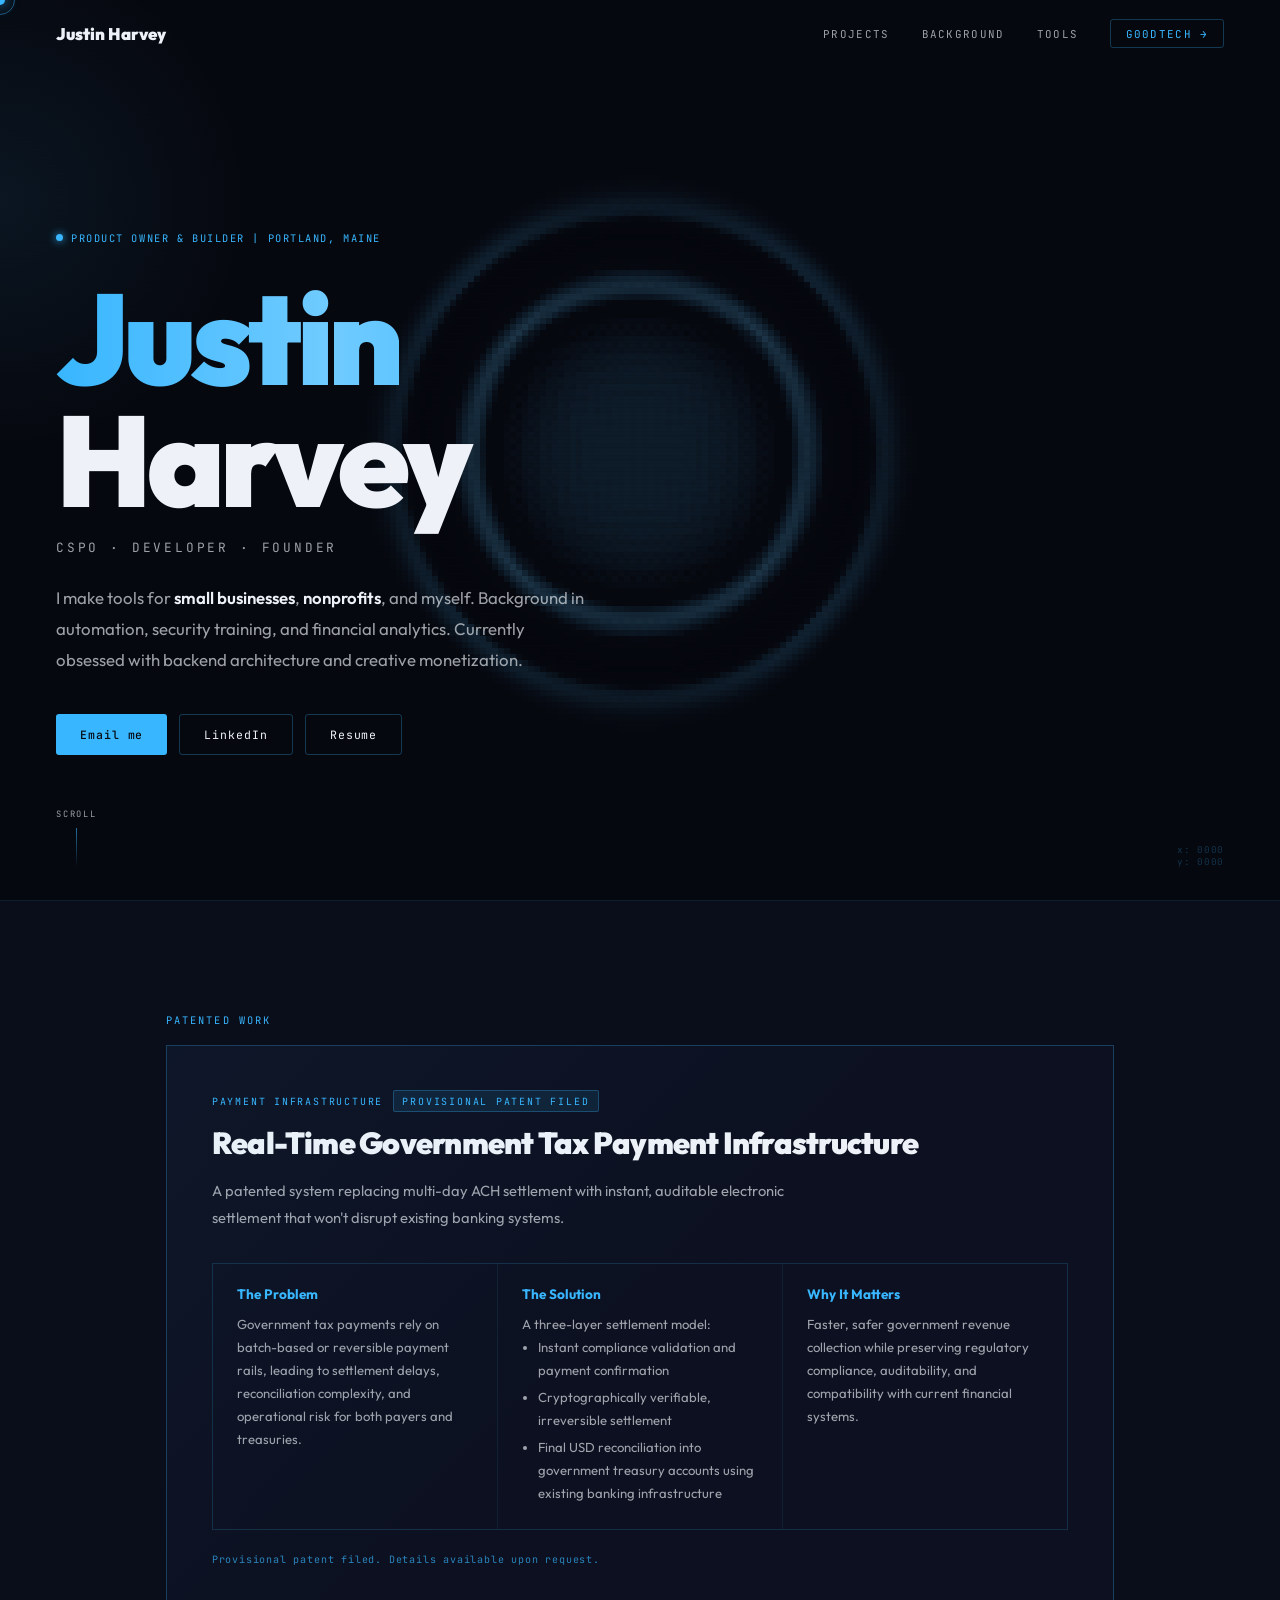
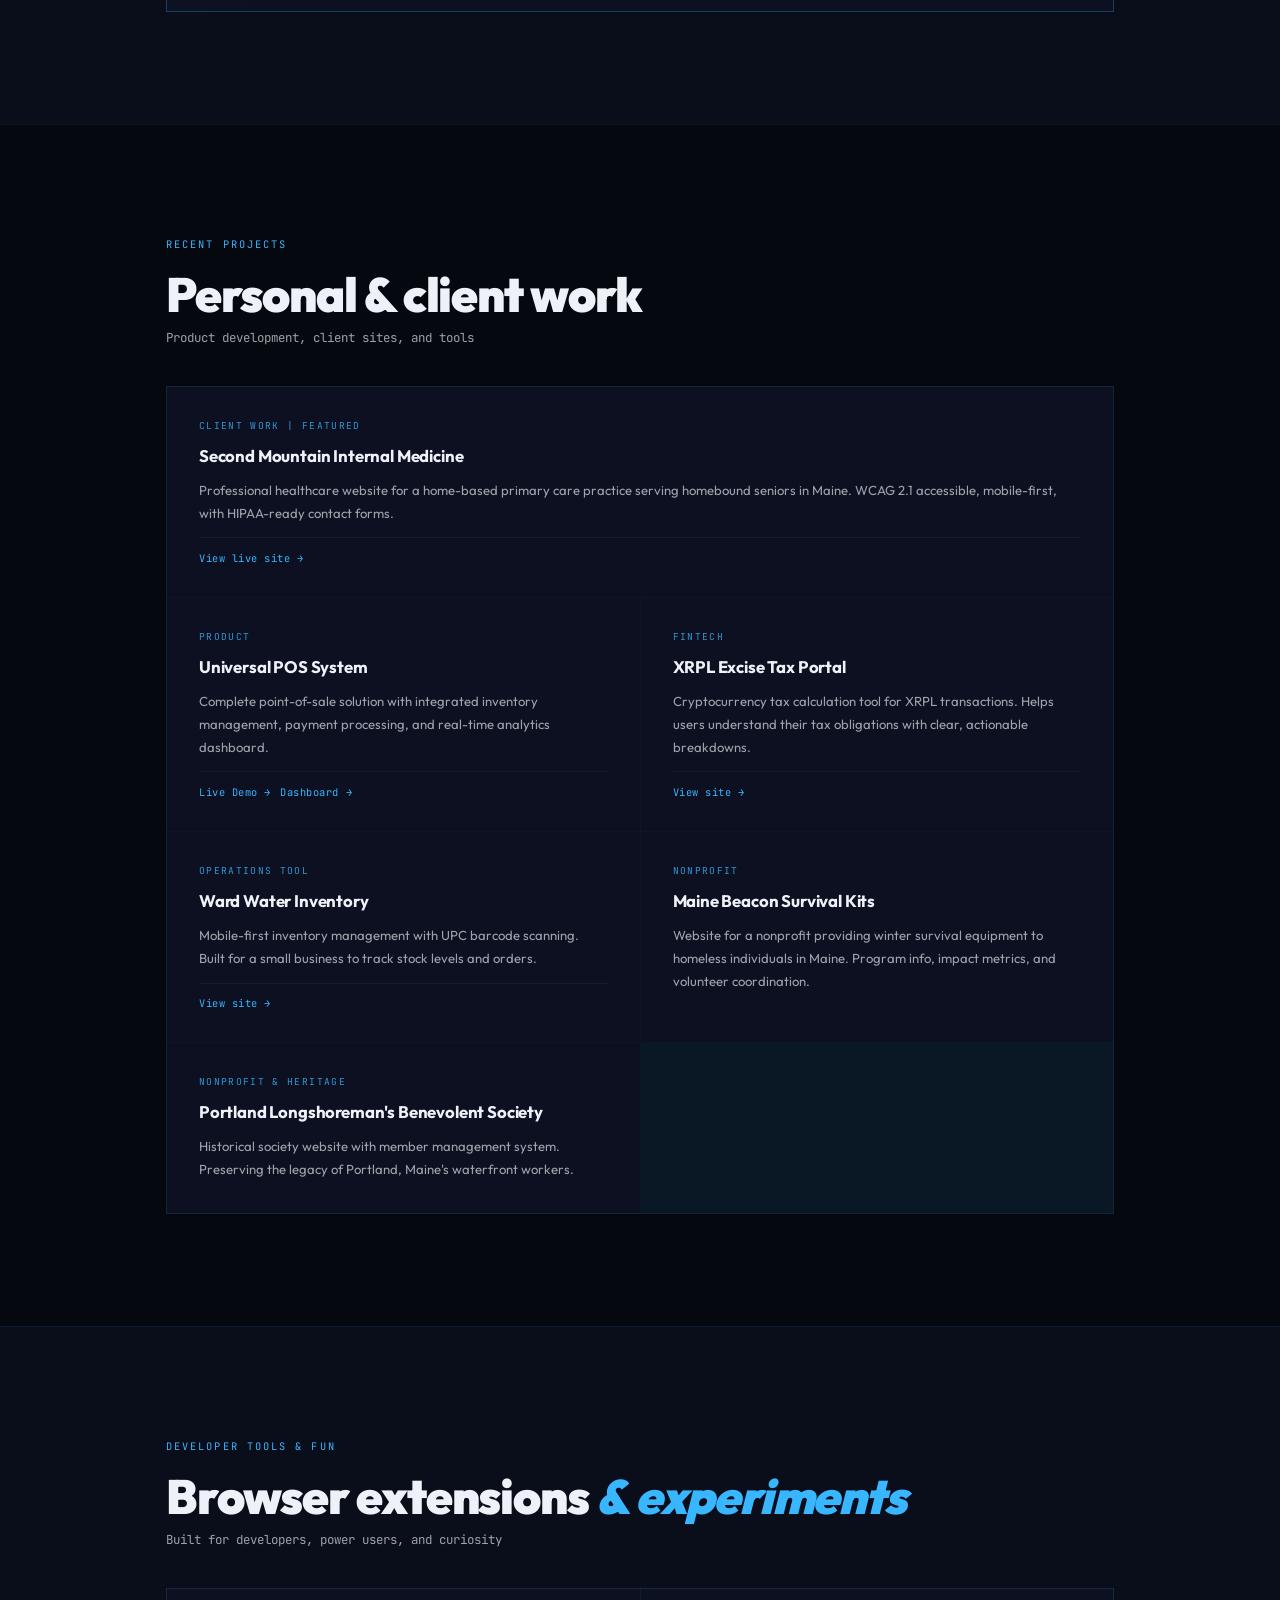
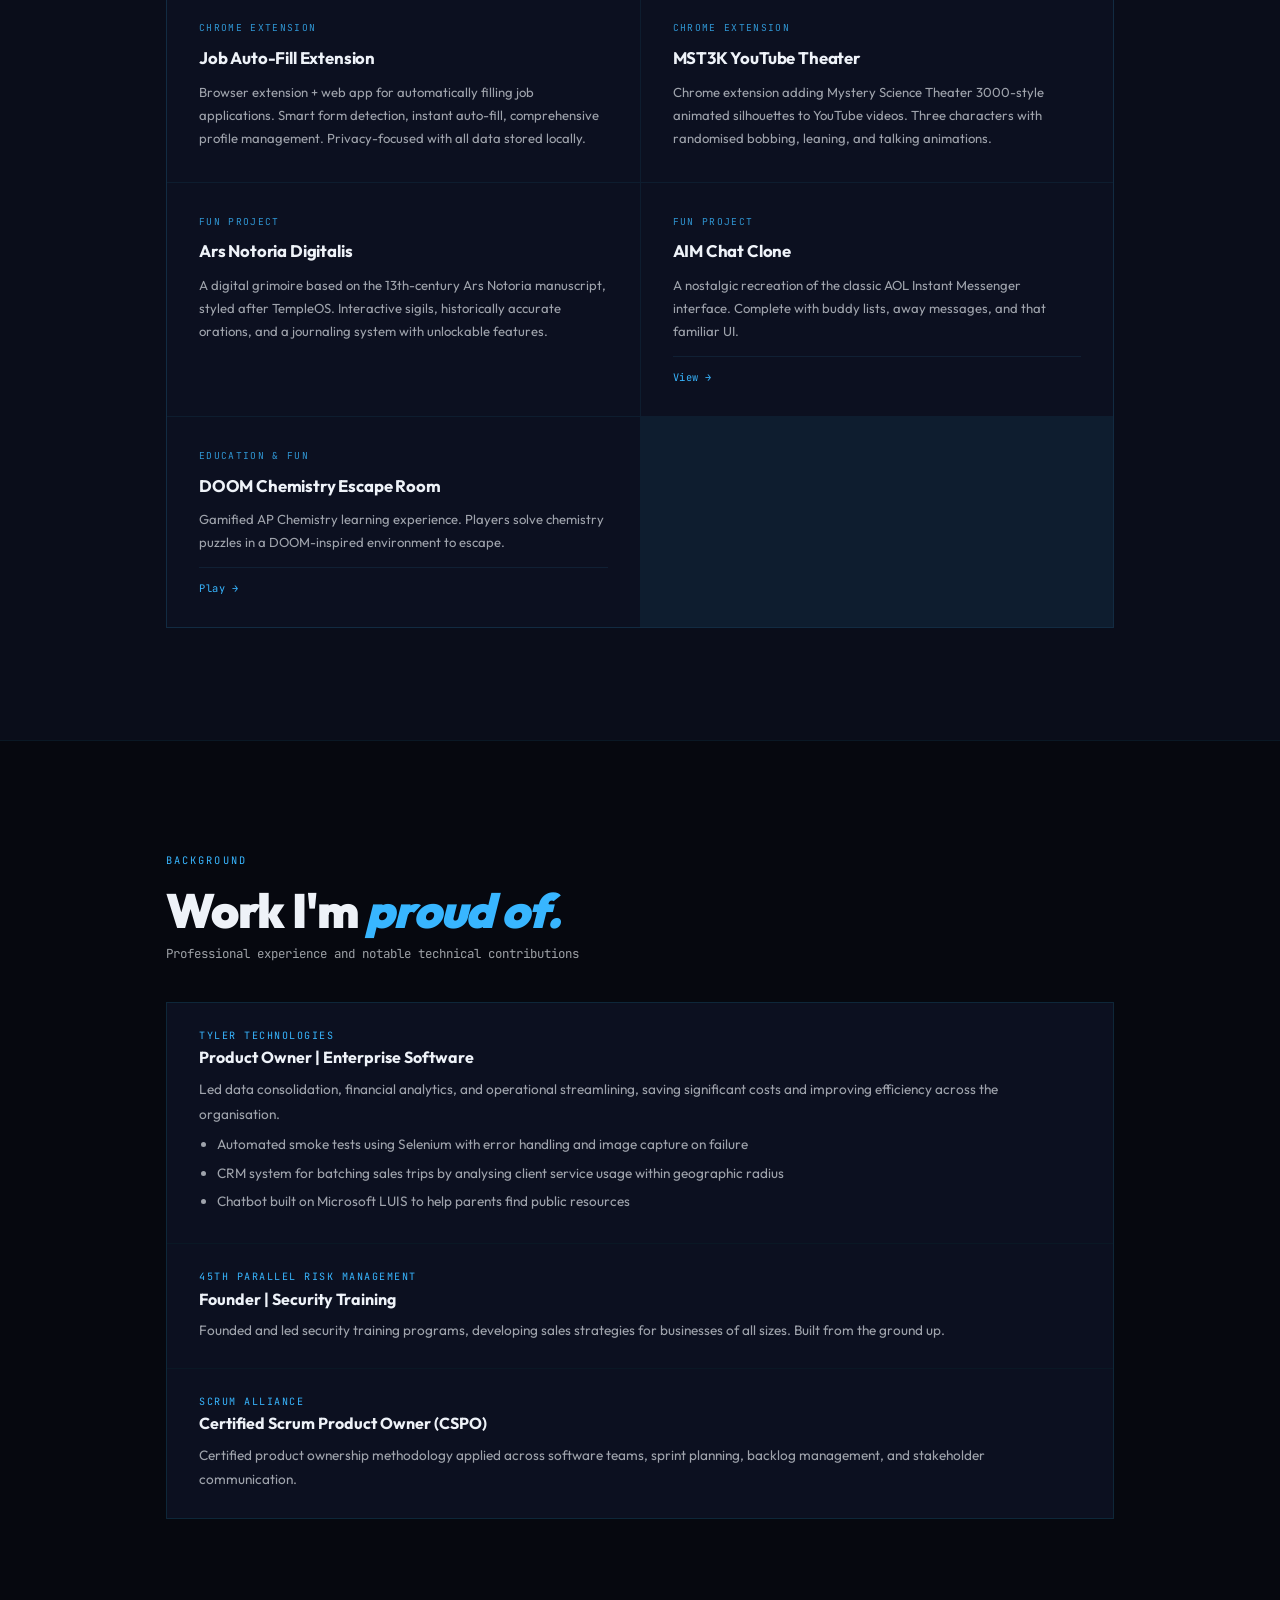
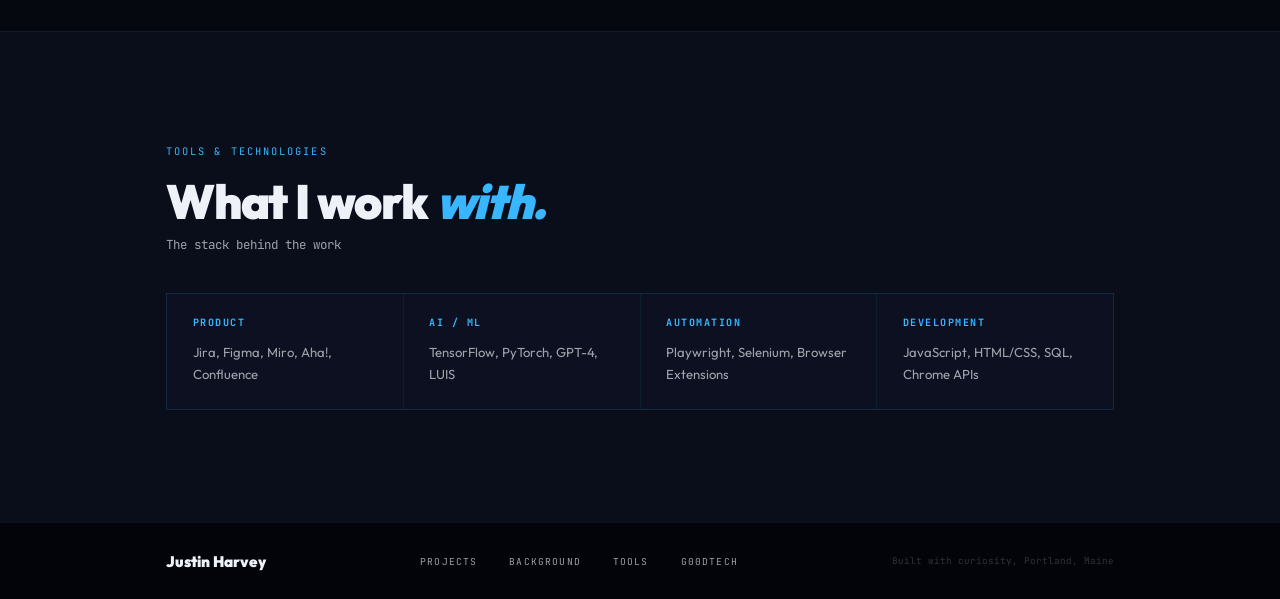
<file: portfolio-index.html>
<!DOCTYPE html>
<html lang="en">
<head>
<meta charset="UTF-8">
<meta name="viewport" content="width=device-width,initial-scale=1.0,viewport-fit=cover">
<title>Justin Harvey | Product Owner &amp; Builder | Portland, Maine</title>
<meta name="description" content="Justin Harvey. Product Owner and builder. Portland, Maine.">
<meta property="og:type" content="website">
<meta property="og:title" content="Justin Harvey | Product Owner & Builder | Portland, Maine">
<meta property="og:description" content="Justin Harvey. Product Owner and builder. Portland, Maine. Web development, automation, and product advisory.">
<meta property="og:url" content="https://justin-portfolio-netlify.netlify.app">
<meta property="og:image" content="https://justin-portfolio-netlify.netlify.app/og-image.png">
<meta name="twitter:card" content="summary_large_image">
<meta name="twitter:title" content="Justin Harvey | Product Owner & Builder | Portland, Maine">
<meta name="twitter:description" content="Justin Harvey. Product Owner and builder in Portland, Maine.">
<meta name="twitter:image" content="https://justin-portfolio-netlify.netlify.app/og-image.png">
<link rel="canonical" href="https://justin-portfolio-netlify.netlify.app">
<link rel="preconnect" href="https://fonts.googleapis.com">
<link rel="preconnect" href="https://fonts.gstatic.com" crossorigin>
<link href="https://fonts.googleapis.com/css2?family=Outfit:wght@300;400;600;700;900&family=JetBrains+Mono:wght@400;500&display=swap" rel="stylesheet">
<style>
:root {
  --bg:      #06080f;
  --bg-mid:  #0a0d1a;
  --bg-card: #0c1020;
  --bch:     #111628;
  --blue:    #38b6ff;
  --bhi:     #70cbff;
  --white:   #eef2f8;
  --muted:   rgba(238,242,248,0.65);
  --bdr:     rgba(56,182,255,0.09);
  --bdrh:    rgba(56,182,255,0.28);
  --glow:    rgba(56,182,255,0.10);
  --spring:  cubic-bezier(0.16,1,0.3,1);
}
*,*::before,*::after{margin:0;padding:0;box-sizing:border-box}
html{font-family:"Outfit",sans-serif;background:var(--bg);color:var(--white);scroll-behavior:smooth}
body{overflow-x:hidden}
a{color:inherit;text-decoration:none}

/* CURSOR - desktop only */
#cur,#cur-ring{display:none}
@media(pointer:fine){
  #cur{display:block;position:fixed;width:10px;height:10px;border-radius:50%;background:var(--blue);pointer-events:none;z-index:9999;transform:translate(-50%,-50%);box-shadow:0 0 14px var(--blue);transition:transform .08s ease}
  #cur-ring{display:block;position:fixed;width:30px;height:30px;border-radius:50%;border:1px solid rgba(56,182,255,.45);pointer-events:none;z-index:9998;transform:translate(-50%,-50%)}
  html{cursor:none}
}
#cur.big{transform:translate(-50%,-50%) scale(2.2)}

.wrap{max-width:1060px;margin:0 auto;padding:0 clamp(1.25rem,5vw,3.5rem)}

/* NAV */
.nav{position:fixed;top:0;left:0;right:0;z-index:100;display:flex;align-items:center;justify-content:space-between;padding:1.2rem clamp(1.25rem,5vw,3.5rem);border-bottom:1px solid transparent;transition:background .4s,border-color .4s}
.nav.stuck{background:rgba(6,8,15,.92);backdrop-filter:blur(20px);border-color:var(--bdr)}
.nav-logo{font-family:"Outfit",sans-serif;font-size:1.05rem;font-weight:900}
.nav-links{display:flex;align-items:center;gap:2rem}
.nav-a{font-family:"JetBrains Mono",monospace;font-size:.68rem;letter-spacing:.12em;text-transform:uppercase;color:var(--muted);transition:color .2s}
.nav-a:hover{color:var(--white)}
.nav-cta{color:var(--blue);border:1px solid var(--bdrh);padding:.4rem .9rem;border-radius:3px;transition:all .2s}
.nav-cta:hover{background:var(--glow)}
.burger{display:none;flex-direction:column;gap:5px;background:none;border:none;cursor:pointer;padding:8px}
.burger span{display:block;width:22px;height:1.5px;background:var(--white);transition:all .3s var(--spring);transform-origin:center}
.burger.open span:first-child{transform:translateY(6.5px) rotate(45deg)}
.burger.open span:last-child{transform:translateY(-6.5px) rotate(-45deg)}
.drawer{position:fixed;inset:0;z-index:90;background:var(--bg);display:flex;flex-direction:column;align-items:center;justify-content:center;gap:2rem;opacity:0;pointer-events:none;transition:opacity .25s}
.drawer.open{opacity:1;pointer-events:all}
.drawer a{font-family:"Outfit",sans-serif;font-size:clamp(1.8rem,6vw,2.8rem);font-weight:900;color:var(--muted);transition:color .2s}
.drawer a:hover{color:var(--blue)}

/* HERO */
.hero{position:relative;min-height:100svh;display:flex;align-items:center;overflow:hidden;background:var(--bg)}
#cv{position:absolute;inset:0;width:100%;height:100%;display:block;z-index:1}
.scanlines{position:absolute;inset:0;z-index:2;pointer-events:none;background:repeating-linear-gradient(to bottom,transparent 0,transparent 3px,rgba(0,0,0,.06) 3px,rgba(0,0,0,.06) 4px)}
#spt{position:absolute;width:500px;height:500px;border-radius:50%;pointer-events:none;z-index:2;transform:translate(-50%,-50%);background:radial-gradient(circle,rgba(56,182,255,.08) 0%,transparent 70%);transition:left .15s,top .15s}
.hero-fade{position:absolute;bottom:0;left:0;right:0;height:200px;z-index:4;pointer-events:none;background:linear-gradient(to top,var(--bg),transparent)}
.hero-body{position:relative;z-index:5;padding:clamp(7rem,14vw,10rem) clamp(1.25rem,5vw,3.5rem) 5rem;max-width:820px}
.badge{display:inline-flex;align-items:center;gap:.5rem;font-family:"JetBrains Mono",monospace;font-size:.65rem;letter-spacing:.15em;text-transform:uppercase;color:var(--blue);margin-bottom:2rem}
.dot{width:7px;height:7px;border-radius:50%;background:var(--blue);box-shadow:0 0 8px var(--blue);animation:pulse 2.5s ease-in-out infinite}
@keyframes pulse{0%,100%{opacity:1;transform:scale(1)}50%{opacity:.4;transform:scale(.6)}}
.hero-name{font-size:clamp(3rem,10vw,8rem);font-weight:900;line-height:.95;letter-spacing:-.04em;margin-bottom:1.2rem;animation:float 7s ease-in-out 1s infinite}
@keyframes float{0%,100%{transform:translateY(0)}50%{transform:translateY(-8px)}}
.grad{background:linear-gradient(to right,var(--blue) 0%,var(--bhi) 40%,var(--blue) 80%);background-size:200%;background-clip:text;-webkit-background-clip:text;-webkit-text-fill-color:transparent;animation:gshift 3s linear infinite}
@keyframes gshift{0%{background-position:0%}100%{background-position:200%}}
.hero-role{font-family:"JetBrains Mono",monospace;font-size:clamp(.68rem,1.3vw,.8rem);letter-spacing:.22em;text-transform:uppercase;color:var(--muted);margin-bottom:1.6rem}
.hero-bio{font-size:clamp(.95rem,1.8vw,1.05rem);line-height:1.85;color:var(--muted);max-width:540px;margin-bottom:2.4rem}
.hero-bio strong{color:var(--white);font-weight:600}
.btns{display:flex;gap:.75rem;flex-wrap:wrap}
.btn{display:inline-flex;align-items:center;font-family:"JetBrains Mono",monospace;font-size:.72rem;letter-spacing:.08em;padding:.75rem 1.5rem;border-radius:3px;transition:all .25s var(--spring)}
.btn-p{background:var(--blue);color:var(--bg);font-weight:500}
.btn-p:hover{background:#fff;box-shadow:0 0 24px rgba(56,182,255,.4);transform:translateY(-2px)}
.btn-g{background:transparent;color:var(--white);border:1px solid var(--bdrh)}
.btn-g:hover{border-color:var(--blue);color:var(--blue);transform:translateY(-2px)}
.coords{position:absolute;bottom:2rem;right:clamp(1.25rem,5vw,3.5rem);z-index:5;font-family:"JetBrains Mono",monospace;font-size:.58rem;letter-spacing:.08em;color:rgba(56,182,255,.25);text-align:right}
.scroll-hint{position:absolute;bottom:2rem;left:clamp(1.25rem,5vw,3.5rem);z-index:5;display:flex;flex-direction:column;align-items:center;gap:.5rem;font-family:"JetBrains Mono",monospace;font-size:.55rem;letter-spacing:.2em;text-transform:uppercase;color:var(--muted)}
.sline{width:1px;height:40px;background:linear-gradient(to bottom,rgba(56,182,255,.6),transparent);animation:scrl 2.2s ease-in-out infinite}
@keyframes scrl{0%{transform:scaleY(0);transform-origin:top}50%{transform:scaleY(1);transform-origin:top}51%{transform:scaleY(1);transform-origin:bottom}100%{transform:scaleY(0);transform-origin:bottom}}

/* SECTIONS */
.sec{padding:clamp(4rem,9vw,7rem) 0;border-top:1px solid var(--bdr)}
.sec.alt{background:var(--bg-mid)}
.sec-label{font-family:"JetBrains Mono",monospace;font-size:.65rem;letter-spacing:.2em;text-transform:uppercase;color:var(--blue);display:block;margin-bottom:1.1rem}
.sec-title{font-size:clamp(1.8rem,4vw,3rem);font-weight:900;line-height:1.1;letter-spacing:-.025em;margin-bottom:.5rem}
.sec-title em{font-style:italic;color:var(--blue)}
.sec-sub{font-family:"JetBrains Mono",monospace;font-size:.78rem;color:var(--muted);margin-bottom:2.5rem}
.body-t{font-size:.9rem;line-height:1.85;color:var(--muted);margin-bottom:1rem}

/* REVEAL */
.r{opacity:0;transform:translateY(20px);transition:opacity .8s var(--spring),transform .8s var(--spring)}
.r.on{opacity:1;transform:none}
.r.d1{transition-delay:.1s}.r.d2{transition-delay:.2s}.r.d3{transition-delay:.3s}.r.d4{transition-delay:.4s}

/* PATENT */
.patent-card{border:1px solid var(--bdrh);background:var(--bg-card);padding:clamp(1.5rem,4vw,2.8rem);position:relative;overflow:hidden}
.patent-card::before{content:"";position:absolute;inset:0;background:linear-gradient(135deg,rgba(56,182,255,.04),transparent 55%);pointer-events:none}
.p-eye{font-family:"JetBrains Mono",monospace;font-size:.62rem;letter-spacing:.18em;text-transform:uppercase;color:var(--blue);margin-bottom:.8rem;display:flex;align-items:center;gap:.6rem}
.p-badge{background:rgba(56,182,255,.1);border:1px solid var(--bdrh);padding:.2rem .55rem;border-radius:2px}
.p-title{font-size:clamp(1.2rem,3vw,1.9rem);font-weight:900;letter-spacing:-.025em;margin-bottom:1rem;line-height:1.2}
.p-lead{font-size:.92rem;line-height:1.85;color:var(--muted);margin-bottom:2rem;max-width:640px}
.p-blocks{display:grid;grid-template-columns:repeat(3,1fr);gap:1px;background:var(--bdr);border:1px solid var(--bdr)}
.p-block{background:var(--bg-card);padding:1.3rem 1.5rem}
.p-block h3{font-size:.85rem;font-weight:700;color:var(--blue);margin-bottom:.6rem}
.p-block p,.p-block li{font-size:.82rem;line-height:1.75;color:var(--muted)}
.p-block ul{padding-left:1rem}
.p-block li{margin-bottom:.25rem}
.p-status{font-family:"JetBrains Mono",monospace;font-size:.63rem;letter-spacing:.08em;color:rgba(56,182,255,.7);margin-top:1.4rem}

/* GRID CARDS */
.grid2{display:grid;grid-template-columns:1fr 1fr;gap:1px;background:var(--bdr);border:1px solid var(--bdr)}
.grid3{display:grid;grid-template-columns:repeat(3,1fr);gap:1px;background:var(--bdr);border:1px solid var(--bdr)}
.grid4{display:grid;grid-template-columns:repeat(4,1fr);gap:1px;background:var(--bdr);border:1px solid var(--bdr)}
.card{background:var(--bg-card);padding:clamp(1.2rem,3vw,2rem);display:flex;flex-direction:column;gap:.8rem;transition:background .25s;position:relative;overflow:hidden}
.card::after{content:"";position:absolute;top:0;left:0;right:0;height:2px;background:transparent;transition:background .3s}
.card:hover{background:var(--bch)}
.card:hover::after{background:linear-gradient(to right,var(--blue),var(--bhi))}
.card.span2{grid-column:span 2}
.c-tag{font-family:"JetBrains Mono",monospace;font-size:.6rem;letter-spacing:.14em;text-transform:uppercase;color:rgba(56,182,255,.8)}
.c-title{font-size:1.05rem;font-weight:700;letter-spacing:-.01em;color:var(--white);line-height:1.25}
.c-title a{color:inherit;transition:color .2s}
.c-title a:hover{color:var(--blue)}
.c-desc{font-size:.82rem;line-height:1.75;color:var(--muted);flex:1}
.c-links{display:flex;gap:.6rem;flex-wrap:wrap;padding-top:.8rem;border-top:1px solid var(--bdr)}
.c-link{font-family:"JetBrains Mono",monospace;font-size:.65rem;letter-spacing:.05em;color:var(--blue);transition:color .2s,gap .2s;display:inline-flex;align-items:center;gap:.3rem}
.c-link:hover{color:#fff;gap:.5rem}

/* EXPERIENCE */
.exp-list{display:flex;flex-direction:column;gap:1px;background:var(--bdr);border:1px solid var(--bdr)}
.exp{background:var(--bg-card);padding:1.6rem 2rem;transition:background .25s}
.exp:hover{background:var(--bch)}
.exp-org{font-family:"JetBrains Mono",monospace;font-size:.63rem;letter-spacing:.15em;text-transform:uppercase;color:var(--blue);margin-bottom:.35rem}
.exp-role{font-size:1rem;font-weight:700;color:var(--white);margin-bottom:.6rem}
.exp-desc{font-size:.85rem;line-height:1.8;color:var(--muted)}
.exp-desc ul{padding-left:1.1rem;margin-top:.4rem}
.exp-desc li{margin-bottom:.25rem}

/* TOOLS */
.t-cat{background:var(--bg-card);padding:1.4rem 1.6rem}
.t-cat h4{font-family:"JetBrains Mono",monospace;font-size:.63rem;letter-spacing:.15em;text-transform:uppercase;color:var(--blue);margin-bottom:.7rem}
.t-cat p{font-size:.82rem;line-height:1.75;color:var(--muted)}

/* FOOTER */
.footer{padding:1.8rem 0;border-top:1px solid var(--bdr);background:#020409}
.foot-in{display:flex;align-items:center;justify-content:space-between;flex-wrap:wrap;gap:1rem}
.foot-logo{font-weight:900;font-size:.95rem}
.foot-nav{display:flex;gap:2rem}
.foot-nav a{font-family:"JetBrains Mono",monospace;font-size:.6rem;letter-spacing:.12em;text-transform:uppercase;color:var(--muted);transition:color .2s}
.foot-nav a:hover{color:var(--blue)}
.foot-copy{font-family:"JetBrains Mono",monospace;font-size:.58rem;color:rgba(238,242,248,.2)}

/* RESPONSIVE */
@media(max-width:900px){
  .nav-links{display:none}
  .burger{display:flex}
  .p-blocks{grid-template-columns:1fr}
  .grid2,.grid3,.grid4{grid-template-columns:1fr}
  .card.span2{grid-column:span 1}
  .foot-in{flex-direction:column;text-align:center}
  .foot-nav{justify-content:center}
}
@media(max-width:480px){
  .btns{flex-direction:column;align-items:flex-start}
}
@media(prefers-reduced-motion:reduce){
  *,*::before,*::after{animation:none !important;transition-duration:.01ms !important}
  .r{opacity:1;transform:none}
}
/* Focus indicators for keyboard navigation */
:focus-visible {
  outline: 2px solid var(--blue);
  outline-offset: 3px;
}
a:focus-visible, button:focus-visible {
  outline: 2px solid var(--blue);
  outline-offset: 3px;
  border-radius: 2px;
}
.skip-link {
  position: absolute;
  top: -100%;
  left: 1rem;
  background: var(--blue);
  color: var(--bg);
  padding: .5rem 1rem;
  font-family: "JetBrains Mono", monospace;
  font-size: .8rem;
  font-weight: 600;
  z-index: 10000;
  border-radius: 0 0 4px 4px;
  transition: top .2s;
}
.skip-link:focus { top: 0; }
</style>
<script type="application/ld+json">
{
  "@context": "https://schema.org",
  "@type": "Person",
  "name": "Justin Harvey",
  "jobTitle": "Product Owner & Builder",
  "description": "Product Owner and builder based in Portland, Maine. Specializing in web development, automation, and product advisory.",
  "url": "https://justin-portfolio-netlify.netlify.app",
  "sameAs": [
    "https://www.linkedin.com/in/justin-harvey-cspo/"
  ],
  "address": {
    "@type": "PostalAddress",
    "addressLocality": "Portland",
    "addressRegion": "ME",
    "addressCountry": "US"
  },
  "knowsAbout": ["Product Ownership", "Web Development", "Automation", "AI Integration", "Scrum"]
}
</script>
</head>
<body>
<a href="#main-content" class="skip-link">Skip to main content</a>
<div id="cur"></div>
<div id="cur-ring"></div>

<!-- NAV -->
<header class="nav" id="nav">
  <a href="/" class="nav-logo">Justin Harvey</a>
  <nav class="nav-links">
    <a href="#projects" class="nav-a">Projects</a>
    <a href="#background" class="nav-a">Background</a>
    <a href="#tools" class="nav-a">Tools</a>
    <a href="https://g00d.tech" class="nav-a nav-cta" target="_blank" rel="noopener">G00Dtech &#8594;</a>
  </nav>
  <button class="burger" id="burger" aria-label="Menu" aria-expanded="false">
    <span></span><span></span>
  </button>
</header>
<div class="drawer" id="drawer" role="navigation" aria-label="Mobile navigation">
  <a href="#projects">Projects</a>
  <a href="#background">Background</a>
  <a href="#tools">Tools</a>
  <a href="https://g00d.tech" target="_blank" rel="noopener">G00Dtech</a>
</div>

<!-- HERO -->
<section class="hero" id="hero">
  <canvas id="cv" aria-hidden="true"></canvas>
  <div class="scanlines"></div>
  <div id="spt"></div>
  <div class="hero-fade"></div>
  <div class="hero-body" id="main-content">
    <div class="badge">
      <span class="dot"></span>
      Product Owner &amp; Builder | Portland, Maine
    </div>
    <h1 class="hero-name">
      <span class="grad">Justin</span><br>Harvey
    </h1>
    <p class="hero-role">CSPO &middot; Developer &middot; Founder</p>
    <p class="hero-bio">
      I make tools for <strong>small businesses</strong>, <strong>nonprofits</strong>, and myself.
      Background in automation, security training, and financial analytics.
      Currently obsessed with backend architecture and creative monetization.
    </p>
    <div class="btns">
      <a href="mailto:jharvmail@gmail.com" class="btn btn-p">Email me</a>
      <a href="https://www.linkedin.com/in/justin-harvey-cspo/" class="btn btn-g" target="_blank" rel="noopener">LinkedIn</a>
      <a href="Justin_Harvey_Resume.pdf" class="btn btn-g" target="_blank" rel="noopener">Resume</a>
    </div>
  </div>
  <div class="coords" aria-hidden="true"><div id="cx">x: 0000</div><div id="cy">y: 0000</div></div>
  <div class="scroll-hint"><span>scroll</span><div class="sline"></div></div>
</section>

<!-- PATENT -->
<section class="sec alt" id="patent">
  <div class="wrap">
    <span class="sec-label r">Patented Work</span>
    <div class="patent-card r d1">
      <div class="p-eye">Payment Infrastructure <span class="p-badge">Provisional Patent Filed</span></div>
      <h2 class="p-title">Real-Time Government Tax Payment Infrastructure</h2>
      <p class="p-lead">A patented system replacing multi-day ACH settlement with instant, auditable electronic settlement that won&#39;t disrupt existing banking systems.</p>
      <div class="p-blocks">
        <div class="p-block">
          <h3>The Problem</h3>
          <p>Government tax payments rely on batch-based or reversible payment rails, leading to settlement delays, reconciliation complexity, and operational risk for both payers and treasuries.</p>
        </div>
        <div class="p-block">
          <h3>The Solution</h3>
          <p>A three-layer settlement model:</p>
          <ul>
            <li>Instant compliance validation and payment confirmation</li>
            <li>Cryptographically verifiable, irreversible settlement</li>
            <li>Final USD reconciliation into government treasury accounts using existing banking infrastructure</li>
          </ul>
        </div>
        <div class="p-block">
          <h3>Why It Matters</h3>
          <p>Faster, safer government revenue collection while preserving regulatory compliance, auditability, and compatibility with current financial systems.</p>
        </div>
      </div>
      <p class="p-status">Provisional patent filed. Details available upon request.</p>
    </div>
  </div>
</section>

<!-- PROJECTS -->
<section class="sec" id="projects">
  <div class="wrap">
    <span class="sec-label r">Recent Projects</span>
    <h2 class="sec-title r d1">Personal &amp; client work</h2>
    <p class="sec-sub r d2">Product development, client sites, and tools</p>
    <div class="grid2 r d3">
      <div class="card span2">
        <span class="c-tag">Client Work | Featured</span>
        <h3 class="c-title"><a href="https://secondmountaininternalmedicine.com" target="_blank" rel="noopener">Second Mountain Internal Medicine</a></h3>
        <p class="c-desc">Professional healthcare website for a home-based primary care practice serving homebound seniors in Maine. WCAG 2.1 accessible, mobile-first, with HIPAA-ready contact forms.</p>
        <div class="c-links"><a href="https://secondmountaininternalmedicine.com" class="c-link" target="_blank" rel="noopener">View live site &#8594;</a></div>
      </div>
      <div class="card">
        <span class="c-tag">Product</span>
        <h3 class="c-title"><a href="https://universal-pos-ncyutj9.gamma.site/" target="_blank" rel="noopener">Universal POS System</a></h3>
        <p class="c-desc">Complete point-of-sale solution with integrated inventory management, payment processing, and real-time analytics dashboard.</p>
        <div class="c-links">
          <a href="https://omni-pos-demo.netlify.app/" class="c-link" target="_blank" rel="noopener">Live Demo &#8594;</a>
          <a href="https://omni-pos-db.netlify.app/" class="c-link" target="_blank" rel="noopener">Dashboard &#8594;</a>
        </div>
      </div>
      <div class="card">
        <span class="c-tag">Fintech</span>
        <h3 class="c-title"><a href="https://state-tax-portal.netlify.app/" target="_blank" rel="noopener">XRPL Excise Tax Portal</a></h3>
        <p class="c-desc">Cryptocurrency tax calculation tool for XRPL transactions. Helps users understand their tax obligations with clear, actionable breakdowns.</p>
        <div class="c-links"><a href="https://state-tax-portal.netlify.app/" class="c-link" target="_blank" rel="noopener">View site &#8594;</a></div>
      </div>
      <div class="card">
        <span class="c-tag">Operations Tool</span>
        <h3 class="c-title"><a href="https://ward-water.netlify.app/" target="_blank" rel="noopener">Ward Water Inventory</a></h3>
        <p class="c-desc">Mobile-first inventory management with UPC barcode scanning. Built for a small business to track stock levels and orders.</p>
        <div class="c-links"><a href="https://ward-water.netlify.app/" class="c-link" target="_blank" rel="noopener">View site &#8594;</a></div>
      </div>
      <div class="card">
        <span class="c-tag">Nonprofit</span>
        <h3 class="c-title">Maine Beacon Survival Kits</h3>
        <p class="c-desc">Website for a nonprofit providing winter survival equipment to homeless individuals in Maine. Program info, impact metrics, and volunteer coordination.</p>
      </div>
      <div class="card">
        <span class="c-tag">Nonprofit &amp; Heritage</span>
        <h3 class="c-title">Portland Longshoreman&#39;s Benevolent Society</h3>
        <p class="c-desc">Historical society website with member management system. Preserving the legacy of Portland, Maine&#39;s waterfront workers.</p>
      </div>
    </div>
  </div>
</section>

<!-- DEV TOOLS -->
<section class="sec alt" id="devtools">
  <div class="wrap">
    <span class="sec-label r">Developer Tools &amp; Fun</span>
    <h2 class="sec-title r d1">Browser extensions <em>&amp; experiments</em></h2>
    <p class="sec-sub r d2">Built for developers, power users, and curiosity</p>
    <div class="grid2 r d3">
      <div class="card">
        <span class="c-tag">Chrome Extension</span>
        <h3 class="c-title">Job Auto-Fill Extension</h3>
        <p class="c-desc">Browser extension + web app for automatically filling job applications. Smart form detection, instant auto-fill, comprehensive profile management. Privacy-focused with all data stored locally.</p>
      </div>
      <div class="card">
        <span class="c-tag">Chrome Extension</span>
        <h3 class="c-title">MST3K YouTube Theater</h3>
        <p class="c-desc">Chrome extension adding Mystery Science Theater 3000-style animated silhouettes to YouTube videos. Three characters with randomised bobbing, leaning, and talking animations.</p>
      </div>
      <div class="card">
        <span class="c-tag">Fun Project</span>
        <h3 class="c-title">Ars Notoria Digitalis</h3>
        <p class="c-desc">A digital grimoire based on the 13th-century Ars Notoria manuscript, styled after TempleOS. Interactive sigils, historically accurate orations, and a journaling system with unlockable features.</p>
      </div>
      <div class="card">
        <span class="c-tag">Fun Project</span>
        <h3 class="c-title"><a href="https://gorgeous-semifreddo-5db4e8.netlify.app/" target="_blank" rel="noopener">AIM Chat Clone</a></h3>
        <p class="c-desc">A nostalgic recreation of the classic AOL Instant Messenger interface. Complete with buddy lists, away messages, and that familiar UI.</p>
        <div class="c-links"><a href="https://gorgeous-semifreddo-5db4e8.netlify.app/" class="c-link" target="_blank" rel="noopener">View &#8594;</a></div>
      </div>
    
      <div class="card">
        <span class="c-tag">Education &amp; Fun</span>
        <h3 class="c-title"><a href="https://doom-chemistry-escape-room.netlify.app/" target="_blank" rel="noopener">DOOM Chemistry Escape Room</a></h3>
        <p class="c-desc">Gamified AP Chemistry learning experience. Players solve chemistry puzzles in a DOOM-inspired environment to escape.</p>
        <div class="c-links"><a href="https://doom-chemistry-escape-room.netlify.app/" class="c-link" target="_blank" rel="noopener">Play &#8594;</a></div>
      </div>
    </div>
  </div>
</section>

<!-- BACKGROUND -->
<section class="sec" id="background">
  <div class="wrap">
    <span class="sec-label r">Background</span>
    <h2 class="sec-title r d1">Work I&#39;m <em>proud of.</em></h2>
    <p class="sec-sub r d2">Professional experience and notable technical contributions</p>
    <div class="exp-list r d3">
      <div class="exp">
        <p class="exp-org">Tyler Technologies</p>
        <p class="exp-role">Product Owner | Enterprise Software</p>
        <div class="exp-desc">
          <p>Led data consolidation, financial analytics, and operational streamlining, saving significant costs and improving efficiency across the organisation.</p>
          <ul>
            <li>Automated smoke tests using Selenium with error handling and image capture on failure</li>
            <li>CRM system for batching sales trips by analysing client service usage within geographic radius</li>
            <li>Chatbot built on Microsoft LUIS to help parents find public resources</li>
          </ul>
        </div>
      </div>
      <div class="exp">
        <p class="exp-org">45th Parallel Risk Management</p>
        <p class="exp-role">Founder | Security Training</p>
        <div class="exp-desc">Founded and led security training programs, developing sales strategies for businesses of all sizes. Built from the ground up.</div>
      </div>
      <div class="exp">
        <p class="exp-org">Scrum Alliance</p>
        <p class="exp-role">Certified Scrum Product Owner (CSPO)</p>
        <div class="exp-desc">Certified product ownership methodology applied across software teams, sprint planning, backlog management, and stakeholder communication.</div>
      </div>
    </div>
  </div>
</section>

<!-- TOOLS -->
<section class="sec alt" id="tools">
  <div class="wrap">
    <span class="sec-label r">Tools &amp; Technologies</span>
    <h2 class="sec-title r d1">What I work <em>with.</em></h2>
    <p class="sec-sub r d2">The stack behind the work</p>
    <div class="grid4 r d3">
      <div class="t-cat"><h4>Product</h4><p>Jira, Figma, Miro, Aha!, Confluence</p></div>
      <div class="t-cat"><h4>AI / ML</h4><p>TensorFlow, PyTorch, GPT-4, LUIS</p></div>
      <div class="t-cat"><h4>Automation</h4><p>Playwright, Selenium, Browser Extensions</p></div>
      <div class="t-cat"><h4>Development</h4><p>JavaScript, HTML/CSS, SQL, Chrome APIs</p></div>
    </div>
  </div>
</section>

<!-- FOOTER -->
<footer class="footer">
  <div class="wrap foot-in">
    <span class="foot-logo">Justin Harvey</span>
    <nav class="foot-nav">
      <a href="#projects">Projects</a>
      <a href="#background">Background</a>
      <a href="#tools">Tools</a>
      <a href="https://g00d.tech" target="_blank" rel="noopener">G00Dtech</a>
    </nav>
    <span class="foot-copy">Built with curiosity, Portland, Maine</span>
  </div>
</footer>

<script>
(function() {

  //  Cursor (desktop only) 
  var cur = document.getElementById('cur');
  var ring = document.getElementById('cur-ring');
  var spt = document.getElementById('spt');
  if (cur) {
    var mx = 0, my = 0, rx = 0, ry = 0;
    document.addEventListener('mousemove', function(e) {
      mx = e.clientX; my = e.clientY;
      cur.style.left = mx + 'px'; cur.style.top = my + 'px';
      if (spt) { spt.style.left = mx + 'px'; spt.style.top = my + 'px'; }
      document.getElementById('cx').textContent = 'x: ' + String(Math.round(mx)).padStart(4,'0');
      document.getElementById('cy').textContent = 'y: ' + String(Math.round(my)).padStart(4,'0');
    });
    (function trail() {
      rx += (mx - rx) * 0.13; ry += (my - ry) * 0.13;
      ring.style.left = rx + 'px'; ring.style.top = ry + 'px';
      requestAnimationFrame(trail);
    })();
    document.addEventListener('mouseover', function(e) {
      if (e.target.closest('a,button,.card,.exp,.p-block')) { cur.classList.add('big'); ring.style.opacity = '0'; }
    });
    document.addEventListener('mouseout', function(e) {
      if (e.target.closest('a,button,.card,.exp,.p-block')) { cur.classList.remove('big'); ring.style.opacity = '1'; }
    });
  }

  //  Canvas wave engine 
  var canvas = document.getElementById('cv');
  var ctx = canvas.getContext('2d');
  var isMobile = window.innerWidth < 900 || ('ontouchstart' in window) || (navigator.maxTouchPoints > 0);
  var PX   = isMobile ? 14 : 6;
  var SCALE = isMobile ? 0.5 : 1;
  var FPS  = isMobile ? 30 : 60;
  var DAMP = 0.985;
  var cols, rows, b0, b1, img, px;

  function init() {
    var hero = document.getElementById('hero');
    var w = (hero.offsetWidth  || window.innerWidth)  * SCALE;
    var h = (hero.offsetHeight || window.innerHeight) * SCALE;
    canvas.width  = Math.floor(w);
    canvas.height = Math.floor(h);
    canvas.style.width  = '100%';
    canvas.style.height = '100%';
    cols = Math.ceil(canvas.width  / PX);
    rows = Math.ceil(canvas.height / PX);
    b0 = new Float32Array(cols * rows);
    b1 = new Float32Array(cols * rows);
    img = ctx.createImageData(canvas.width, canvas.height);
    px  = img.data;
    for (var i = 0; i < px.length; i += 4) { px[i]=6; px[i+1]=8; px[i+2]=15; px[i+3]=255; }
  }

  function drop(x, y, rad, str) {
    var cx = Math.floor(x / PX), cy = Math.floor(y / PX), r = Math.ceil(rad / PX);
    for (var dy = -r; dy <= r; dy++) {
      for (var dx = -r; dx <= r; dx++) {
        var d = Math.sqrt(dx*dx + dy*dy);
        if (d <= r) {
          var nx = cx+dx, ny = cy+dy;
          if (nx>=0 && nx<cols && ny>=0 && ny<rows) {
            var f = 1 - d/r; b0[ny*cols+nx] += str*f*f;
          }
        }
      }
    }
  }

  function step() {
    for (var y = 1; y < rows-1; y++) {
      for (var x = 1; x < cols-1; x++) {
        var i = y*cols+x;
        b1[i] = (b0[i-1]+b0[i+1]+b0[i-cols]+b0[i+cols]) * 0.5 - b1[i];
        b1[i] *= DAMP;
      }
    }
    var t = b0; b0 = b1; b1 = t;
  }

  function draw() {
    for (var y = 0; y < rows; y++) {
      for (var x = 0; x < cols; x++) {
        var h = b0[y*cols+x];
        var c = Math.max(-1, Math.min(1, h/120));
        var r=6, g=8, b=15;
        if (c > 0) {
          r = 6  + c*(56-6)   + c*c*(255-56);
          g = 8  + c*(182-8)  + c*c*(255-182);
          b = 15 + c*(255-15);
        } else {
          var t = -c;
          r = Math.max(0, 6  - t*6);
          g = Math.max(0, 8  - t*8);
          b = Math.max(0, 15 - t*5);
        }
        var x0=x*PX, y0=y*PX;
        var x1=Math.min(x0+PX,canvas.width), y1=Math.min(y0+PX,canvas.height);
        for (var py=y0; py<y1; py++) {
          for (var qx=x0; qx<x1; qx++) {
            var idx=(py*canvas.width+qx)*4;
            px[idx]=r; px[idx+1]=g; px[idx+2]=b;
          }
        }
      }
    }
    ctx.putImageData(img, 0, 0);
  }

  var lastFrame = 0;
  var frameDur = 1000 / FPS;
  function loop(now) {
    requestAnimationFrame(loop);
    if (now - lastFrame < frameDur) return;
    lastFrame = now;
    step();
    draw();
  }

  function heroXY(clientX, clientY) {
    var rect = canvas.getBoundingClientRect();
    var scaleX = canvas.width / rect.width;
    var scaleY = canvas.height / rect.height;
    return { x: (clientX - rect.left) * scaleX, y: (clientY - rect.top) * scaleY };
  }

  // Input -- NOTE: no e.preventDefault() anywhere so scroll always works
  var down = false;
  var hero = document.getElementById('hero');

  hero.addEventListener('mousedown', function(e) {
    down = true;
    var p = heroXY(e.clientX, e.clientY); drop(p.x, p.y, 20, 260);
  });
  hero.addEventListener('mousemove', function(e) {
    if (!down) return;
    var p = heroXY(e.clientX, e.clientY); drop(p.x, p.y, 14, 80);
  });
  hero.addEventListener('mouseup',    function() { down = false; });
  hero.addEventListener('mouseleave', function() { down = false; });

  // Touch -- passive everywhere so browser can scroll freely
  var lastTX = -999, lastTY = -999;
  hero.addEventListener('touchstart', function(e) {
    down = true;
    var t = e.touches[0];
    var p = heroXY(t.clientX, t.clientY);
    drop(p.x, p.y, 20, 260);
    lastTX = t.clientX; lastTY = t.clientY;
  }, { passive: true });
  hero.addEventListener('touchmove', function(e) {
    if (!down) return;
    var t = e.touches[0];
    if (Math.hypot(t.clientX-lastTX, t.clientY-lastTY) > 8) {
      var p = heroXY(t.clientX, t.clientY);
      drop(p.x, p.y, 14, 80);
      lastTX = t.clientX; lastTY = t.clientY;
    }
  }, { passive: true });
  hero.addEventListener('touchend',   function() { down = false; }, { passive: true });

  // Boot after first paint so canvas has real dimensions
  requestAnimationFrame(function() {
    init();
    loop(0);
    setTimeout(function() {
      var cx = canvas.width/2, cy = canvas.height/2;
      drop(cx, cy, 30, 300);
      setTimeout(function() { drop(cx, cy, 20, 200); }, 600);
    }, 300);
  });

  window.addEventListener('resize', function() {
    clearTimeout(window._rt);
    window._rt = setTimeout(init, 150);
  });

  //  Nav 
  var nav = document.getElementById('nav');
  function checkScroll() { nav.classList.toggle('stuck', window.scrollY > 40); }
  window.addEventListener('scroll', checkScroll, { passive: true });
  checkScroll();

  var burger = document.getElementById('burger');
  var drawer = document.getElementById('drawer');
  burger.addEventListener('click', function() {
    var open = drawer.classList.toggle('open');
    burger.classList.toggle('open', open);
    burger.setAttribute('aria-expanded', String(open));
    document.body.style.overflow = open ? 'hidden' : '';
  });
  drawer.querySelectorAll('a').forEach(function(a) {
    a.addEventListener('click', function() {
      drawer.classList.remove('open');
      burger.classList.remove('open');
      document.body.style.overflow = '';
    });
  });

  //  Smooth scroll 
  document.querySelectorAll('a[href^="#"]').forEach(function(a) {
    a.addEventListener('click', function(e) {
      var target = document.querySelector(a.getAttribute('href'));
      if (!target) return;
      e.preventDefault();
      window.scrollTo({ top: target.getBoundingClientRect().top + window.scrollY - nav.offsetHeight, behavior: 'smooth' });
    });
  });

  //  Scroll reveal 
  // All content starts visible -- reveal just adds a nice entrance
  function revealAll() {
    document.querySelectorAll('.r').forEach(function(el) { el.classList.add('on'); });
  }

  if ('IntersectionObserver' in window) {
    var obs = new IntersectionObserver(function(entries) {
      entries.forEach(function(e) {
        if (e.isIntersecting) { e.target.classList.add('on'); obs.unobserve(e.target); }
      });
    }, { threshold: 0.06, rootMargin: '0px 0px -20px 0px' });
    document.querySelectorAll('.r').forEach(function(el) { obs.observe(el); });
  } else {
    revealAll();
  }
  // Hard fallback: show everything after 1.5s no matter what
  setTimeout(revealAll, 1500);

})();
</script>
</body>
</html>
</file>
